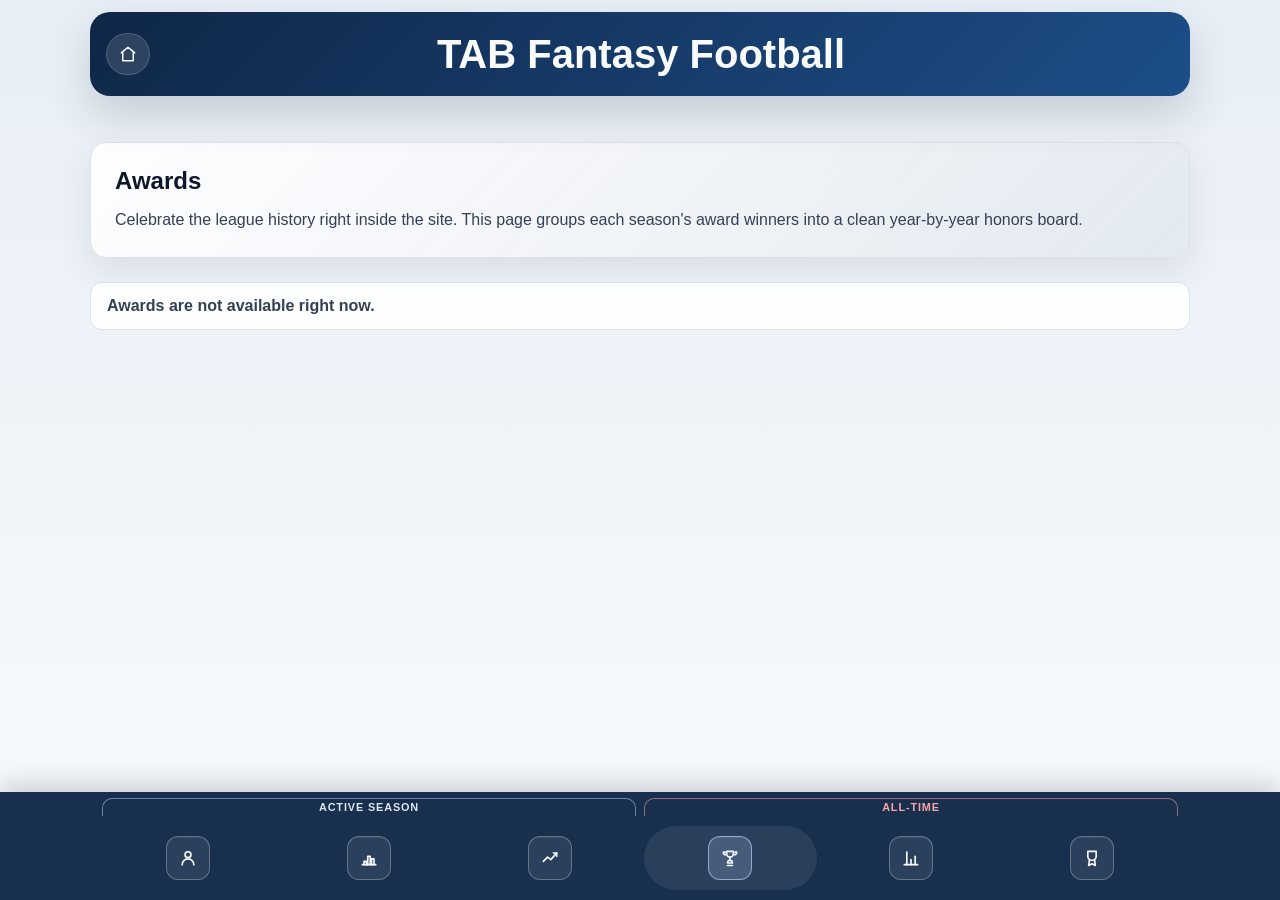
<file: awards.html>
<!DOCTYPE html>
<html lang="en">
<head>
    <meta charset="utf-8">
    <meta name="viewport" content="width=device-width,initial-scale=1">
    <meta name="theme-color" content="#0f2747">
    <title>Awards</title>
    <link rel="stylesheet" href="styles.css?v=20260321d">
    <style>
        .site-footer {
            position: fixed;
            left: 0;
            right: 0;
            bottom: 0;
            margin: 0;
            border-radius: 0;
            z-index: 999;
        }

        body {
            padding-bottom: 84px;
        }

        .site-footer .footer-nav {
            justify-content: space-around;
        }

        .page-intro {
            margin-bottom: 24px;
            padding: 24px;
            border: 1px solid #dbe2ea;
            border-radius: 16px;
            background: linear-gradient(135deg, rgba(255, 255, 255, 0.96), rgba(226, 232, 240, 0.9));
            box-shadow: 0 14px 32px rgba(15, 23, 42, 0.08);
        }

        .page-intro h2 {
            margin: 0 0 12px;
        }

        .page-intro p {
            margin: 0;
            line-height: 1.65;
            color: #334155;
        }

        .awards-shell {
            display: grid;
            gap: 18px;
        }

        .awards-status {
            padding: 14px 16px;
            border-radius: 12px;
            background: rgba(255, 255, 255, 0.92);
            border: 1px solid #dbe2ea;
            color: #334155;
            font-weight: 600;
        }

        .awards-board {
            display: grid;
            grid-template-columns: repeat(auto-fit, minmax(280px, 1fr));
            gap: 18px;
        }

        .award-year-card {
            display: grid;
            gap: 14px;
            padding: 18px;
            border: 1px solid rgba(0, 0, 0, 0.45);
            border-radius: 18px;
            background: linear-gradient(180deg, rgba(255, 255, 255, 0.98), rgba(248, 250, 252, 0.96));
            box-shadow: 0 12px 28px rgba(15, 23, 42, 0.07);
        }

        .award-year-header {
            display: flex;
            align-items: baseline;
            justify-content: space-between;
            gap: 12px;
            padding-bottom: 10px;
            border-bottom: 1px solid #dbe2ea;
        }

        .award-year-title {
            margin: 0;
            color: #001f3f;
            font-size: 1.5rem;
        }

        .award-year-subtitle {
            color: #64748b;
            font-size: 0.78rem;
            font-weight: 700;
            letter-spacing: 0.08em;
            text-transform: uppercase;
        }

        .award-list {
            display: grid;
            gap: 10px;
        }

        .award-row {
            display: grid;
            gap: 4px;
            padding: 12px 14px;
            border-radius: 14px;
            background: #f8fafc;
            border: 1px solid rgba(0, 0, 0, 0.35);
        }

        .award-name {
            margin: 0;
            color: #334155;
            font-size: 0.84rem;
            font-weight: 700;
            letter-spacing: 0.04em;
            text-transform: uppercase;
        }

        .award-winner {
            margin: 0;
            color: #0f172a;
            font-size: 1.04rem;
            font-weight: 700;
            line-height: 1.35;
        }

        .footer-spacer {
            width: 100%;
            height: 160px;
            flex-shrink: 0;
        }

        @media (max-width: 640px) {
            .awards-board {
                grid-template-columns: 1fr;
            }
        }
    </style>
</head>
<body>
    <div class="container">
        <header>
            <a class="header-home" href="/" aria-label="Home"><svg viewBox="0 0 24 24" aria-hidden="true"><path d="M3 10.5 12 3l9 7.5"></path><path d="M5 9.5V21h14V9.5"></path></svg><span class="sr-only">Home</span></a>
            <h1 class="site-title">TAB Fantasy Football</h1>
            <span class="header-spacer" aria-hidden="true"></span>
        </header>

        <main>
            <section class="page-intro">
                <h2>Awards</h2>
                <p>Celebrate the league history right inside the site. This page groups each season's award winners into a clean year-by-year honors board.</p>
            </section>

            <section class="awards-shell">
                <div id="awards-status" class="awards-status">Loading awards...</div>
                <div id="awards-board" class="awards-board" hidden></div>
            </section>
        </main>

        <div class="footer-spacer" aria-hidden="true"></div>

        <footer class="site-footer" role="contentinfo">
            <div class="footer-group-row" aria-hidden="true">
                <div class="footer-group-label active-season">Active Season</div>
                <div class="footer-group-label all-time">All-Time</div>
            </div>
            <nav class="footer-nav" role="navigation" aria-label="Main navigation">
                <a href="/profiles" aria-label="Profiles"><span class="footer-emblem" aria-hidden="true"><svg viewBox="0 0 24 24"><circle cx="12" cy="8" r="3.5"></circle><path d="M5 20a7 7 0 0 1 14 0"></path></svg></span><span class="sr-only">Profiles</span></a>
                <a href="/leagues" aria-label="League Standings"><span class="footer-emblem" aria-hidden="true"><svg viewBox="0 0 24 24"><path d="M4 20h16"></path><path d="M6 20v-4h3v4"></path><path d="M10.5 20V10h3v10"></path><path d="M15 20v-7h3v7"></path></svg></span><span class="sr-only">League Standings</span></a>
                <a href="/power-rankings" aria-label="Power Rankings"><span class="footer-emblem" aria-hidden="true"><svg viewBox="0 0 24 24"><path d="M4 16l5-5 4 3 7-8"></path><path d="M16 6h4v4"></path></svg></span><span class="sr-only">Power Rankings</span></a>
                <a href="/awards" aria-current="page" aria-label="Awards"><span class="footer-emblem" aria-hidden="true"><svg viewBox="0 0 24 24"><path d="M8 4h8v3a4 4 0 0 1-8 0Z"></path><path d="M6 5H4a3 3 0 0 0 3 3"></path><path d="M18 5h2a3 3 0 0 1-3 3"></path><path d="M12 11v4"></path><path d="M9 21h6"></path><path d="M10 15h4l1 3H9Z"></path></svg></span><span class="sr-only">Awards</span></a>
                <a href="/top-performers" aria-label="Top Performers"><span class="footer-emblem" aria-hidden="true"><svg viewBox="0 0 24 24"><path d="M4 20h16"></path><path d="M7 20V5"></path><path d="M12 20v-6"></path><path d="M17 20v-10"></path></svg></span><span class="sr-only">Top Performers</span></a>
                <a href="/badges" aria-label="Badges"><span class="footer-emblem" aria-hidden="true"><svg viewBox="0 0 24 24"><path d="M7 4h10v6a5 5 0 0 1-10 0Z"></path><path d="m9 14-1 7 4-2 4 2-1-7"></path></svg></span><span class="sr-only">Badges</span></a>
            </nav>
        </footer>
    </div>

    <script>
        const AWARDS_FEED_URL = "https://docs.google.com/spreadsheets/d/133F4tY-UGVYqXR2H4ihMtPwq8d8LGwD5QZwszLke4_Y/gviz/tq?tqx=responseHandler:handleAwardsResponse&gid=2105934169&range=A1:B";
        const awardsStatus = document.getElementById("awards-status");
        const awardsBoard = document.getElementById("awards-board");

        function isYearLabel(value) {
            return /^\d{4}$/.test(value);
        }

        function renderAwards(years) {
            awardsBoard.innerHTML = years.map((yearBlock) => `
                <article class="award-year-card">
                    <div class="award-year-header">
                        <h3 class="award-year-title">${yearBlock.year}</h3>
                        <span class="award-year-subtitle">${yearBlock.awards.length} award${yearBlock.awards.length === 1 ? "" : "s"}</span>
                    </div>
                    <div class="award-list">
                        ${yearBlock.awards.map((award) => `
                            <div class="award-row">
                                <p class="award-name">${award.name}</p>
                                <p class="award-winner">${award.winner}</p>
                            </div>
                        `).join("")}
                    </div>
                </article>
            `).join("");

            awardsBoard.hidden = false;
            awardsStatus.hidden = true;
        }

        function showAwardsError() {
            awardsStatus.hidden = false;
            awardsStatus.textContent = "Awards are not available right now.";
        }

        function loadAwards() {
            const script = document.createElement("script");
            script.src = AWARDS_FEED_URL;
            script.async = true;
            script.onerror = showAwardsError;
            document.body.appendChild(script);
        }

        window.handleAwardsResponse = (response) => {
            if (!response || response.status !== "ok" || !response.table || !Array.isArray(response.table.rows)) {
                showAwardsError();
                return;
            }

            const rows = response.table.rows
                .map((row) => {
                    const cells = row.c || [];
                    const label = cells[0] ? (cells[0].f || String(cells[0].v || "")) : "";
                    const value = cells[1] ? (cells[1].f || String(cells[1].v || "")) : "";
                    return [label.trim(), value.trim()];
                })
                .filter(([label, value]) => label || value);

            const years = [];
            let currentYear = null;

            rows.forEach(([label, value]) => {
                if (isYearLabel(label)) {
                    currentYear = {
                        year: label,
                        awards: []
                    };
                    years.push(currentYear);
                    return;
                }

                if (!currentYear || !value || label.toLowerCase() === "league awards") {
                    return;
                }

                currentYear.awards.push({
                    name: label,
                    winner: value
                });
            });

            const validYears = years.filter((yearBlock) => yearBlock.awards.length);
            if (!validYears.length) {
                showAwardsError();
                return;
            }

            renderAwards(validYears.reverse());
        };

        loadAwards();
    </script>
</body>
</html>
</file>
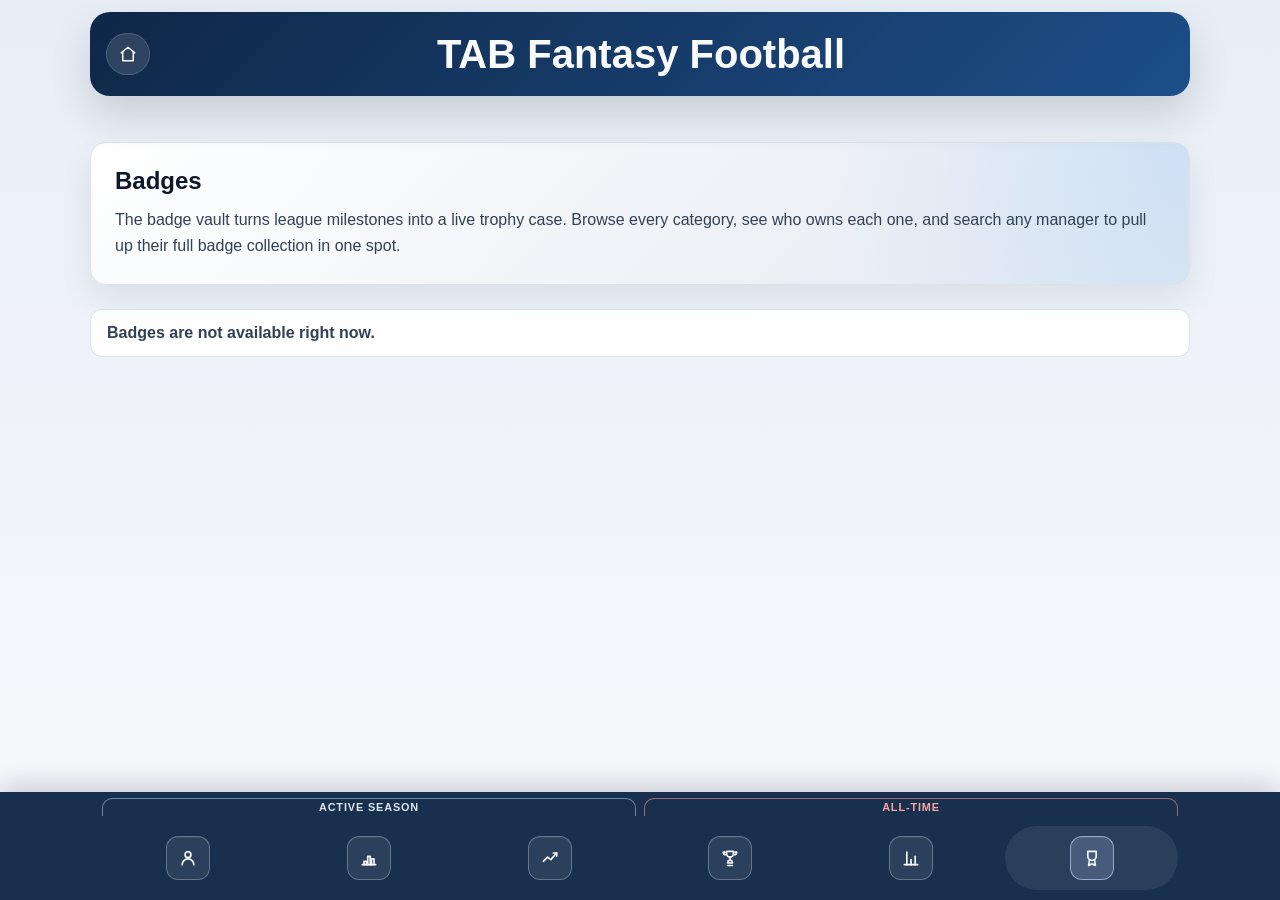
<file: badges.html>
<!DOCTYPE html>
<html lang="en">
<head>
    <meta charset="utf-8">
    <meta name="viewport" content="width=device-width,initial-scale=1">
    <meta name="theme-color" content="#0f2747">
    <title>Badges</title>
    <link rel="stylesheet" href="styles.css?v=20260321d">
    <style>
        .site-footer {
            position: fixed;
            left: 0;
            right: 0;
            bottom: 0;
            margin: 0;
            border-radius: 0;
            z-index: 999;
        }

        body {
            padding-bottom: 84px;
        }

        .site-footer .footer-nav {
            justify-content: space-around;
        }

        .page-intro {
            margin-bottom: 24px;
            padding: 24px;
            border: 1px solid #dbe2ea;
            border-radius: 16px;
            background:
                radial-gradient(circle at top right, rgba(147, 197, 253, 0.28), transparent 32%),
                linear-gradient(135deg, rgba(255, 255, 255, 0.98), rgba(226, 232, 240, 0.92));
            box-shadow: 0 14px 32px rgba(15, 23, 42, 0.08);
        }

        .page-intro h2 {
            margin: 0 0 12px;
        }

        .page-intro p {
            margin: 0;
            line-height: 1.65;
            color: #334155;
        }

        .badges-shell {
            display: grid;
            gap: 22px;
        }

        .view-switcher {
            display: inline-flex;
            align-items: center;
            gap: 8px;
            padding: 8px;
            border: 1px solid #dbe2ea;
            border-radius: 999px;
            background: rgba(255, 255, 255, 0.96);
            box-shadow: 0 10px 24px rgba(15, 23, 42, 0.06);
            width: fit-content;
        }

        .control-stack {
            display: grid;
            gap: 10px;
        }

        .status-bar {
            display: flex;
            flex-wrap: wrap;
            align-items: center;
            justify-content: space-between;
            gap: 10px;
            padding: 10px 12px;
            border: 1px solid #dbe2ea;
            border-radius: 14px;
            background: rgba(248, 250, 252, 0.92);
            box-shadow: 0 6px 16px rgba(15, 23, 42, 0.04);
        }

        .status-copy {
            display: grid;
            gap: 2px;
        }

        .status-label {
            color: #64748b;
            font-size: 0.68rem;
            font-weight: 700;
            text-transform: uppercase;
            letter-spacing: 0.08em;
        }

        .status-title {
            margin: 0;
            color: #0f172a;
            font-size: 0.94rem;
            font-weight: 700;
        }

        .status-subtitle {
            margin: 0;
            color: #475569;
            font-size: 0.82rem;
        }

        .status-switcher {
            display: inline-flex;
            align-items: center;
            gap: 6px;
            padding: 5px;
            border: 1px solid #cbd5e1;
            border-radius: 999px;
            background: #ffffff;
        }

        .view-button {
            border: 0;
            border-radius: 999px;
            padding: 8px 14px;
            font: inherit;
            font-weight: 700;
            font-size: 0.92rem;
            color: #475569;
            background: transparent;
            cursor: pointer;
            transition: background 0.18s ease, color 0.18s ease, box-shadow 0.18s ease;
        }

        .view-button.active {
            color: #0f3b66;
            background: linear-gradient(135deg, #dbeafe, #bfdbfe);
            box-shadow: inset 0 0 0 1px rgba(59, 130, 246, 0.2);
        }

        .badges-hero {
            display: grid;
            grid-template-columns: minmax(0, 1.4fr) minmax(280px, 0.9fr);
            gap: 18px;
        }

        .badge-view[hidden] {
            display: none;
        }

        .search-panel,
        .leaderboard-panel {
            padding: 18px;
            border: 1px solid rgba(0, 0, 0, 0.45);
            border-radius: 18px;
            background: rgba(255, 255, 255, 0.96);
            box-shadow: 0 10px 24px rgba(15, 23, 42, 0.06);
        }

        .search-panel h3,
        .leaderboard-panel h3,
        .badge-category h3 {
            margin: 0 0 10px;
            color: #0f2747;
        }

        .search-panel p,
        .leaderboard-panel p {
            margin: 0;
            color: #475569;
            line-height: 1.55;
        }

        .search-panel label {
            display: block;
            margin: 16px 0 8px;
            color: #0f2747;
            font-weight: 700;
        }

        .search-panel input {
            width: 100%;
            padding: 12px 14px;
            border: 1px solid #cbd5e1;
            border-radius: 12px;
            font: inherit;
            color: #0f172a;
            background: #fff;
        }

        .search-panel input:focus {
            outline: 2px solid rgba(245, 158, 11, 0.24);
            outline-offset: 2px;
            border-color: #fbbf24;
        }

        .search-results {
            display: grid;
            gap: 12px;
            margin-top: 14px;
        }

        .search-results[hidden] {
            display: none;
        }

        .search-copy {
            color: #64748b;
            font-size: 0.9rem;
        }

        .search-copy strong {
            color: #0f172a;
        }

        .person-card {
            display: grid;
            gap: 12px;
            padding: 16px;
            border-radius: 16px;
            border: 1px solid rgba(0, 0, 0, 0.35);
            background: linear-gradient(180deg, #fff, #f8fafc);
        }

        .person-card h4 {
            margin: 0;
            color: #0f172a;
            font-size: 1.15rem;
        }

        .person-badges {
            display: flex;
            flex-wrap: wrap;
            gap: 8px;
        }

        .badge-pill {
            display: inline-flex;
            align-items: center;
            gap: 8px;
            padding: 8px 10px;
            border-radius: 999px;
            background: #eff6ff;
            border: 1px solid #bfdbfe;
            color: #1e3a8a;
            font-size: 0.86rem;
            line-height: 1.2;
        }

        .badge-pill .badge-label {
            color: #475569;
            font-weight: 700;
        }

        .badge-pill.tier-1,
        .badge-group.tier-1 {
            background: linear-gradient(135deg, #f8fafc, #dbeafe);
            border-color: #94a3b8;
            color: #334155;
        }

        .badge-pill.tier-2,
        .badge-group.tier-2 {
            background: linear-gradient(135deg, #fef3c7, #fed7aa);
            border-color: #b45309;
            color: #9a3412;
        }

        .badge-pill.tier-3,
        .badge-group.tier-3 {
            background: linear-gradient(135deg, #f8fafc, #e5e7eb);
            border-color: #9ca3af;
            color: #4b5563;
        }

        .badge-pill.tier-4,
        .badge-group.tier-4 {
            background: linear-gradient(135deg, #fef3c7, #fde68a);
            border-color: #ca8a04;
            color: #854d0e;
        }

        .leaderboard-list {
            display: grid;
            gap: 10px;
            margin-top: 14px;
        }

        .leaderboard-row {
            display: grid;
            grid-template-columns: 42px minmax(0, 1fr) auto;
            gap: 10px;
            align-items: center;
            padding: 10px 12px;
            border-radius: 14px;
            background: #f8fafc;
            border: 1px solid rgba(0, 0, 0, 0.35);
        }

        .leaderboard-rank {
            display: grid;
            place-items: center;
            width: 42px;
            height: 42px;
            border-radius: 12px;
            background: linear-gradient(135deg, #dbeafe, #93c5fd);
            color: #0f3b66;
            font-weight: 800;
        }

        .leaderboard-name {
            margin: 0;
            color: #0f172a;
            font-weight: 700;
        }

        .leaderboard-breakdown {
            margin: 2px 0 0;
            color: #64748b;
            font-size: 0.82rem;
            line-height: 1.4;
        }

        .leaderboard-total {
            color: #475569;
            font-size: 0.86rem;
            font-weight: 700;
            white-space: nowrap;
        }

        .profiles-shell {
            display: grid;
            gap: 18px;
        }

        .profiles-panel {
            padding: 18px;
            border: 1px solid rgba(0, 0, 0, 0.45);
            border-radius: 18px;
            background: rgba(255, 255, 255, 0.96);
            box-shadow: 0 10px 24px rgba(15, 23, 42, 0.06);
        }

        .profiles-panel h3 {
            margin: 0 0 8px;
            color: #0f2747;
        }

        .profiles-panel p {
            margin: 0;
            color: #475569;
            line-height: 1.55;
        }

        .profiles-grid {
            display: grid;
            grid-template-columns: repeat(auto-fit, minmax(280px, 1fr));
            gap: 14px;
            margin-top: 16px;
        }

        .badges-status {
            padding: 14px 16px;
            border-radius: 12px;
            background: rgba(255, 255, 255, 0.92);
            border: 1px solid #dbe2ea;
            color: #334155;
            font-weight: 600;
        }

        .categories-grid {
            display: grid;
            gap: 18px;
        }

        .badge-category {
            padding: 18px;
            border: 1px solid rgba(0, 0, 0, 0.45);
            border-radius: 18px;
            background: rgba(255, 255, 255, 0.96);
            box-shadow: 0 10px 24px rgba(15, 23, 42, 0.06);
        }

        .badge-category-header {
            display: flex;
            align-items: baseline;
            justify-content: space-between;
            gap: 12px;
            margin-bottom: 12px;
        }

        .badge-category-meta {
            color: #64748b;
            font-size: 0.82rem;
            font-weight: 700;
            letter-spacing: 0.08em;
            text-transform: uppercase;
        }

        .badge-groups {
            display: grid;
            grid-template-columns: repeat(auto-fit, minmax(240px, 1fr));
            gap: 12px;
        }

        .badge-group {
            padding: 14px;
            border-radius: 16px;
            border: 1px solid rgba(0, 0, 0, 0.35);
            background: #f8fafc;
        }

        .badge-group h4 {
            margin: 0 0 10px;
            color: #0f172a;
            font-size: 1rem;
        }

        .badge-group-meta {
            display: block;
            margin-top: 4px;
            font-size: 0.76rem;
            font-weight: 700;
            letter-spacing: 0.06em;
            text-transform: uppercase;
            opacity: 0.8;
        }

        .badge-group.tier-1 h4,
        .badge-group.tier-2 h4,
        .badge-group.tier-3 h4,
        .badge-group.tier-4 h4 {
            color: inherit;
        }

        .badge-group-list {
            display: grid;
            gap: 8px;
        }

        .badge-group-person {
            padding: 9px 10px;
            border-radius: 12px;
            background: white;
            border: 1px solid rgba(0, 0, 0, 0.3);
            color: #334155;
            font-weight: 600;
        }

        .footer-spacer {
            width: 100%;
            height: 160px;
            flex-shrink: 0;
        }

        @media (max-width: 860px) {
            .status-bar {
                align-items: stretch;
            }

            .badges-hero {
                grid-template-columns: 1fr;
            }
        }

        @media (max-width: 640px) {
            .status-switcher,
            .view-switcher {
                width: 100%;
                justify-content: stretch;
            }

            .view-button {
                flex: 1 1 0;
            }

            .profiles-grid {
                grid-template-columns: 1fr;
            }

            .badge-groups {
                grid-template-columns: 1fr;
            }

            .leaderboard-row {
                grid-template-columns: 42px minmax(0, 1fr);
            }

            .leaderboard-total {
                grid-column: 2;
            }
        }
    </style>
</head>
<body>
    <div class="container">
        <header>
            <a class="header-home" href="/" aria-label="Home"><svg viewBox="0 0 24 24" aria-hidden="true"><path d="M3 10.5 12 3l9 7.5"></path><path d="M5 9.5V21h14V9.5"></path></svg><span class="sr-only">Home</span></a>
            <h1 class="site-title">TAB Fantasy Football</h1>
            <span class="header-spacer" aria-hidden="true"></span>
        </header>

        <main>
            <section class="page-intro">
                <h2>Badges</h2>
                <p>The badge vault turns league milestones into a live trophy case. Browse every category, see who owns each one, and search any manager to pull up their full badge collection in one spot.</p>
            </section>

            <section class="badges-shell">
                <div id="badges-status" class="badges-status">Loading badges...</div>

                <section id="badges-app" hidden>
                    <div class="control-stack">
                        <section class="status-bar" aria-label="Player status filter">
                            <div class="status-copy">
                                <span class="status-label">Player Pool</span>
                                <p id="status-title" class="status-title">All Time Players</p>
                                <p id="status-subtitle" class="status-subtitle">Showing every manager in the badge archive.</p>
                            </div>
                            <div class="status-switcher" role="tablist" aria-label="Player status">
                                <button id="all-status-button" class="view-button active" type="button" role="tab" aria-selected="true">All Time Players</button>
                                <button id="active-status-button" class="view-button" type="button" role="tab" aria-selected="false">Active Only</button>
                            </div>
                        </section>

                        <div class="view-switcher" role="tablist" aria-label="Badge views">
                            <button id="profile-view-button" class="view-button active" type="button" role="tab" aria-selected="true" aria-controls="profile-view">Profile View</button>
                            <button id="tier-view-button" class="view-button" type="button" role="tab" aria-selected="false" aria-controls="tier-view">Tier View</button>
                        </div>
                    </div>

                    <section id="profile-view" class="badge-view">
                        <div class="badges-hero">
                            <section class="search-panel" aria-label="Search by name">
                                <h3>Search By Name</h3>
                                <p>Type a manager name and this panel will show every badge they have earned so far.</p>
                                <label for="badge-search-input">Find a manager</label>
                                <input id="badge-search-input" type="search" placeholder="Search by name..." autocomplete="off">
                                <div id="search-results" class="search-results" hidden></div>
                            </section>

                            <section class="leaderboard-panel" aria-label="Badge leaderboard">
                                <h3>Most Badges</h3>
                                <p>A quick look at the managers who have stacked the most milestones across all categories.</p>
                                <div id="leaderboard-list" class="leaderboard-list"></div>
                            </section>
                        </div>

                        <section class="profiles-shell">
                            <section class="profiles-panel" aria-label="All badge profiles">
                                <h3 id="profiles-title">All Badge Profiles</h3>
                                <p>Browse every manager and see their full badge stack in one place.</p>
                                <div id="profiles-grid" class="profiles-grid"></div>
                            </section>
                        </section>
                    </section>

                    <section id="tier-view" class="badge-view" hidden>
                        <section id="categories-grid" class="categories-grid" aria-label="Badge categories"></section>
                    </section>
                </section>
            </section>
        </main>

        <div class="footer-spacer" aria-hidden="true"></div>

        <footer class="site-footer" role="contentinfo">
            <div class="footer-group-row" aria-hidden="true">
                <div class="footer-group-label active-season">Active Season</div>
                <div class="footer-group-label all-time">All-Time</div>
            </div>
            <nav class="footer-nav" role="navigation" aria-label="Main navigation">
                <a href="/profiles" aria-label="Profiles"><span class="footer-emblem" aria-hidden="true"><svg viewBox="0 0 24 24"><circle cx="12" cy="8" r="3.5"></circle><path d="M5 20a7 7 0 0 1 14 0"></path></svg></span><span class="sr-only">Profiles</span></a>
                <a href="/leagues" aria-label="League Standings"><span class="footer-emblem" aria-hidden="true"><svg viewBox="0 0 24 24"><path d="M4 20h16"></path><path d="M6 20v-4h3v4"></path><path d="M10.5 20V10h3v10"></path><path d="M15 20v-7h3v7"></path></svg></span><span class="sr-only">League Standings</span></a>
                <a href="/power-rankings" aria-label="Power Rankings"><span class="footer-emblem" aria-hidden="true"><svg viewBox="0 0 24 24"><path d="M4 16l5-5 4 3 7-8"></path><path d="M16 6h4v4"></path></svg></span><span class="sr-only">Power Rankings</span></a>
                <a href="/awards" aria-label="Awards"><span class="footer-emblem" aria-hidden="true"><svg viewBox="0 0 24 24"><path d="M8 4h8v3a4 4 0 0 1-8 0Z"></path><path d="M6 5H4a3 3 0 0 0 3 3"></path><path d="M18 5h2a3 3 0 0 1-3 3"></path><path d="M12 11v4"></path><path d="M9 21h6"></path><path d="M10 15h4l1 3H9Z"></path></svg></span><span class="sr-only">Awards</span></a>
                <a href="/top-performers" aria-label="Top Performers"><span class="footer-emblem" aria-hidden="true"><svg viewBox="0 0 24 24"><path d="M4 20h16"></path><path d="M7 20V5"></path><path d="M12 20v-6"></path><path d="M17 20v-10"></path></svg></span><span class="sr-only">Top Performers</span></a>
                <a href="/badges" aria-current="page" aria-label="Badges"><span class="footer-emblem" aria-hidden="true"><svg viewBox="0 0 24 24"><path d="M7 4h10v6a5 5 0 0 1-10 0Z"></path><path d="m9 14-1 7 4-2 4 2-1-7"></path></svg></span><span class="sr-only">Badges</span></a>
            </nav>
        </footer>
    </div>

    <script>
        const BADGES_FEED_URL = "https://docs.google.com/spreadsheets/d/133F4tY-UGVYqXR2H4ihMtPwq8d8LGwD5QZwszLke4_Y/gviz/tq?tqx=responseHandler:handleBadgesResponse&gid=1504575350&range=A1:I";
        const badgesStatus = document.getElementById("badges-status");
        const badgesApp = document.getElementById("badges-app");
        const categoriesGrid = document.getElementById("categories-grid");
        const leaderboardList = document.getElementById("leaderboard-list");
        const profilesGrid = document.getElementById("profiles-grid");
        const badgeSearchInput = document.getElementById("badge-search-input");
        const searchResults = document.getElementById("search-results");
        const profileView = document.getElementById("profile-view");
        const tierView = document.getElementById("tier-view");
        const profileViewButton = document.getElementById("profile-view-button");
        const tierViewButton = document.getElementById("tier-view-button");
        const allStatusButton = document.getElementById("all-status-button");
        const activeStatusButton = document.getElementById("active-status-button");
        const statusTitle = document.getElementById("status-title");
        const statusSubtitle = document.getElementById("status-subtitle");
        const profilesTitle = document.getElementById("profiles-title");
        const BASE_TIER_LABELS = new Set([
            "30+ Wins",
            "5+ Years",
            "10,000+ Points",
            "10+ PO Wins",
            "100+ Acquisitions",
            "30+ Top %'s",
            "3+ Champs"
        ]);

        let people = [];
        let badgeHeaders = [];
        let statusFilter = "all";

        function showBadgesError() {
            badgesStatus.hidden = false;
            badgesStatus.textContent = "Badges are not available right now.";
        }

        function normalizeCell(cell) {
            return cell ? (cell.f || String(cell.v || "")).trim() : "";
        }

        function normalizePlayerStatus(value) {
            const normalizedValue = (value || "").trim().toUpperCase();

            if (normalizedValue === "I") {
                return "inactive";
            }

            return "active";
        }

        function getFilteredPeople() {
            if (statusFilter === "all") {
                return people;
            }

            return people.filter((person) => person.status === "active");
        }

        function getStatusCopy() {
            if (statusFilter === "all") {
                return {
                    title: "All Time Players",
                    subtitle: "Showing every manager in the badge archive."
                };
            }

            return {
                title: "Active Players",
                subtitle: "Showing the current active badge board."
            };
        }

        function getEarnedBadges(person) {
            return person.badges.filter((badge) => badge.value && badge.value.toLowerCase() !== "none");
        }

        function getTierPriorityCounts(earnedBadges) {
            return earnedBadges.reduce((counts, badge) => {
                counts[badge.tier] = (counts[badge.tier] || 0) + 1;
                return counts;
            }, { 1: 0, 2: 0, 3: 0, 4: 0 });
        }

        function compareBadgePriority(aEarnedBadges, bEarnedBadges) {
            const aCounts = getTierPriorityCounts(aEarnedBadges);
            const bCounts = getTierPriorityCounts(bEarnedBadges);
            const tieBreakOrder = [4, 3, 2, 1];

            for (const tier of tieBreakOrder) {
                const difference = bCounts[tier] - aCounts[tier];
                if (difference !== 0) {
                    return difference;
                }
            }

            return 0;
        }

        function getTierClass(tier) {
            if (tier === 2) {
                return "tier-2";
            }

            if (tier === 3) {
                return "tier-3";
            }

            if (tier === 4) {
                return "tier-4";
            }

            return "tier-1";
        }

        function extractBadgeScore(label) {
            const normalizedLabel = label.toLowerCase();

            if (normalizedLabel.includes("none")) {
                return Number.NEGATIVE_INFINITY;
            }

            const numericMatch = label.match(/[\d,]+/);
            const numericValue = numericMatch ? Number(numericMatch[0].replace(/,/g, "")) : 0;
            const champBonus = normalizedLabel.includes("champ") ? 100000 : 0;
            const pointBonus = normalizedLabel.includes("point") ? 10000 : 0;
            const percentBonus = normalizedLabel.includes("top %") ? 1000 : 0;
            const yearBonus = normalizedLabel.includes("year") ? 100 : 0;
            const acquisitionBonus = normalizedLabel.includes("acquisition") ? 10 : 0;
            const poBonus = normalizedLabel.includes("po") ? 1 : 0;

            return numericValue + champBonus + pointBonus + percentBonus + yearBonus + acquisitionBonus + poBonus;
        }

        function getTierNumber(label, allLabels) {
            const sortedLabels = [...allLabels].sort((a, b) => extractBadgeScore(a) - extractBadgeScore(b));
            const index = sortedLabels.indexOf(label);

            if (index === -1) {
                return BASE_TIER_LABELS.has(label) ? 1 : 4;
            }

            return Math.min(index + 1, 4);
        }

        function renderLeaderboard() {
            const rankedPeople = getFilteredPeople()
                .map((person) => ({
                    name: person.name,
                    earnedBadges: getEarnedBadges(person)
                }))
                .map((person) => ({
                    ...person,
                    totalBadges: person.earnedBadges.length
                }))
                .filter((person) => person.totalBadges > 0)
                .sort((a, b) => b.totalBadges - a.totalBadges || compareBadgePriority(a.earnedBadges, b.earnedBadges) || a.name.localeCompare(b.name))
                .slice(0, 10);

            if (!rankedPeople.length) {
                leaderboardList.innerHTML = `<div class="search-copy">No badge data found for this player group.</div>`;
                return;
            }

            leaderboardList.innerHTML = rankedPeople.map((person, index) => `
                <div class="leaderboard-row">
                    <div class="leaderboard-rank">${index + 1}</div>
                    <div>
                        <p class="leaderboard-name">${person.name}</p>
                        <p class="leaderboard-breakdown">${formatTierBreakdown(person.earnedBadges)}</p>
                    </div>
                    <span class="leaderboard-total">${person.totalBadges} badge${person.totalBadges === 1 ? "" : "s"}</span>
                </div>
            `).join("");
        }

        function formatTierBreakdown(earnedBadges) {
            const tierCounts = earnedBadges.reduce((acc, badge) => {
                acc[badge.tier] = (acc[badge.tier] || 0) + 1;
                return acc;
            }, {});

            const tierLabels = {
                1: "Platinum",
                2: "Bronze",
                3: "Silver",
                4: "Gold"
            };

            return Object.keys(tierLabels)
                .map((tier) => ({
                    tier: Number(tier),
                    label: tierLabels[tier],
                    count: tierCounts[tier] || 0
                }))
                .filter((entry) => entry.count > 0)
                .map((entry) => `${entry.count} ${entry.label}`)
                .join(", ");
        }

        function renderProfileDirectory() {
            const filteredPeople = getFilteredPeople();
            const sortedPeople = filteredPeople
                .slice()
                .sort((a, b) => {
                    const aEarnedBadges = getEarnedBadges(a);
                    const bEarnedBadges = getEarnedBadges(b);
                    const badgeDifference = bEarnedBadges.length - aEarnedBadges.length;
                    if (badgeDifference !== 0) {
                        return badgeDifference;
                    }

                    const priorityDifference = compareBadgePriority(aEarnedBadges, bEarnedBadges);
                    if (priorityDifference !== 0) {
                        return priorityDifference;
                    }

                    return a.name.localeCompare(b.name);
                });

            profilesTitle.textContent = `All Badge Profiles (${filteredPeople.length})`;

            if (!sortedPeople.length) {
                profilesGrid.innerHTML = `<div class="search-copy">No badge profiles found for this player group.</div>`;
                return;
            }

            profilesGrid.innerHTML = sortedPeople.map(createPersonCard).join("");
        }

        function renderCategories() {
            const categories = buildCategories(badgeHeaders, getFilteredPeople());

            if (!categories.length) {
                categoriesGrid.innerHTML = `<div class="search-copy">No badge categories found for this player group.</div>`;
                return;
            }

            categoriesGrid.innerHTML = categories.map((category) => `
                <section class="badge-category">
                    <div class="badge-category-header">
                        <h3>${category.name}</h3>
                        <span class="badge-category-meta">${category.groups.length} tier${category.groups.length === 1 ? "" : "s"}</span>
                    </div>
                    <div class="badge-groups">
                        ${category.groups.map((group) => `
                            <article class="badge-group ${getTierClass(group.tier)}">
                                <h4>${group.label}<span class="badge-group-meta">${group.people.length} manager${group.people.length === 1 ? "" : "s"}</span></h4>
                                <div class="badge-group-list">
                                    ${group.people.length
                                        ? group.people.map((name) => `<div class="badge-group-person">${name}</div>`).join("")
                                        : `<div class="badge-group-person">Nobody yet</div>`}
                                </div>
                            </article>
                        `).join("")}
                    </div>
                </section>
            `).join("");
        }

        function createPersonCard(person) {
            const earnedBadges = getEarnedBadges(person)
                .slice()
                .sort((a, b) => a.tier - b.tier || a.category.localeCompare(b.category));
            const badgeMarkup = earnedBadges.length
                ? earnedBadges.map((badge, index) => `
                    <span class="badge-pill ${getTierClass(badge.tier)}">
                        <span class="badge-label">${badge.category}:</span>
                        <span>${badge.value}</span>
                    </span>
                `).join("")
                : `<span class="badge-pill"><span>No badges yet</span></span>`;

            return `
                <article class="person-card">
                    <div>
                        <h4>${person.name}</h4>
                        <div class="search-copy"><strong>${earnedBadges.length}</strong> badge${earnedBadges.length === 1 ? "" : "s"} earned</div>
                    </div>
                    <div class="person-badges">${badgeMarkup}</div>
                </article>
            `;
        }

        function setActiveView(view) {
            const showProfileView = view === "profile";
            profileView.hidden = !showProfileView;
            tierView.hidden = showProfileView;
            profileViewButton.classList.toggle("active", showProfileView);
            tierViewButton.classList.toggle("active", !showProfileView);
            profileViewButton.setAttribute("aria-selected", showProfileView ? "true" : "false");
            tierViewButton.setAttribute("aria-selected", showProfileView ? "false" : "true");
        }

        function renderSearchResults(query) {
            const trimmedQuery = query.trim().toLowerCase();

            if (!trimmedQuery) {
                searchResults.hidden = true;
                searchResults.innerHTML = "";
                return;
            }

            const matches = getFilteredPeople().filter((person) => person.name.toLowerCase().includes(trimmedQuery));
            searchResults.hidden = false;

            if (!matches.length) {
                searchResults.innerHTML = `
                    <div class="search-copy">No badge profile found for <strong>${query}</strong>.</div>
                `;
                return;
            }

            searchResults.innerHTML = `
                <div class="search-copy">${matches.length} match${matches.length === 1 ? "" : "es"} for <strong>${query}</strong></div>
                ${matches.map(createPersonCard).join("")}
            `;
        }

        function buildCategories(headers, rows) {
            return headers.map((header, columnIndex) => {
                const groupMap = new Map();

                rows.forEach((person) => {
                    const badge = person.badges[columnIndex];
                    if (!badge || !badge.value || badge.value.toLowerCase() === "none") {
                        return;
                    }

                    if (!groupMap.has(badge.value)) {
                        groupMap.set(badge.value, []);
                    }

                    groupMap.get(badge.value).push(person.name);
                });

                const groups = Array.from(groupMap.entries())
                    .sort((a, b) => extractBadgeScore(b[0]) - extractBadgeScore(a[0]))
                    .map(([label, peopleWithBadge]) => ({
                        label,
                        tier: getTierNumber(label, groupMap.keys()),
                        people: peopleWithBadge.sort((a, b) => a.localeCompare(b))
                    }));

                return {
                    name: header,
                    groups
                };
            });
        }

        function loadBadges() {
            const script = document.createElement("script");
            script.src = BADGES_FEED_URL;
            script.async = true;
            script.onerror = showBadgesError;
            document.body.appendChild(script);
        }

        function renderBadgesApp() {
            const { title, subtitle } = getStatusCopy();

            statusTitle.textContent = title;
            statusSubtitle.textContent = subtitle;

            renderLeaderboard();
            renderProfileDirectory();
            renderCategories();
            renderSearchResults(badgeSearchInput.value);
        }

        function setStatusFilter(nextFilter) {
            statusFilter = nextFilter;
            allStatusButton.classList.toggle("active", nextFilter === "all");
            activeStatusButton.classList.toggle("active", nextFilter === "active");
            allStatusButton.setAttribute("aria-selected", nextFilter === "all" ? "true" : "false");
            activeStatusButton.setAttribute("aria-selected", nextFilter === "active" ? "true" : "false");
            renderBadgesApp();
        }

        window.handleBadgesResponse = (response) => {
            if (!response || response.status !== "ok" || !response.table || !Array.isArray(response.table.rows) || !response.table.rows.length) {
                showBadgesError();
                return;
            }

            const rawRows = response.table.rows.map((row) => (row.c || []).map(normalizeCell));
            const headers = rawRows[0];
            badgeHeaders = headers.slice(1, -1);

            people = rawRows.slice(1).map((cells) => ({
                name: cells[0],
                status: normalizePlayerStatus(cells[headers.length - 1]),
                badges: badgeHeaders.map((header, index) => ({
                    category: header,
                    value: cells[index + 1] || ""
                }))
            })).filter((person) => person.name);

            const allCategories = buildCategories(badgeHeaders, people);

            people = people.map((person) => ({
                ...person,
                badges: person.badges.map((badge) => {
                    const matchingCategory = allCategories.find((category) => category.name === badge.category);
                    const matchingGroup = matchingCategory
                        ? matchingCategory.groups.find((group) => group.label === badge.value)
                        : null;

                    return {
                        ...badge,
                        tier: matchingGroup ? matchingGroup.tier : 1
                    };
                })
            }));

            if (!people.length || !allCategories.length) {
                showBadgesError();
                return;
            }

            renderBadgesApp();
            badgesApp.hidden = false;
            badgesStatus.hidden = true;
        };

        badgeSearchInput.addEventListener("input", (event) => {
            renderSearchResults(event.target.value);
        });

        profileViewButton.addEventListener("click", () => {
            setActiveView("profile");
        });

        tierViewButton.addEventListener("click", () => {
            setActiveView("tier");
        });

        allStatusButton.addEventListener("click", () => {
            setStatusFilter("all");
        });

        activeStatusButton.addEventListener("click", () => {
            setStatusFilter("active");
        });

        loadBadges();
    </script>
</body>
</html>
</file>
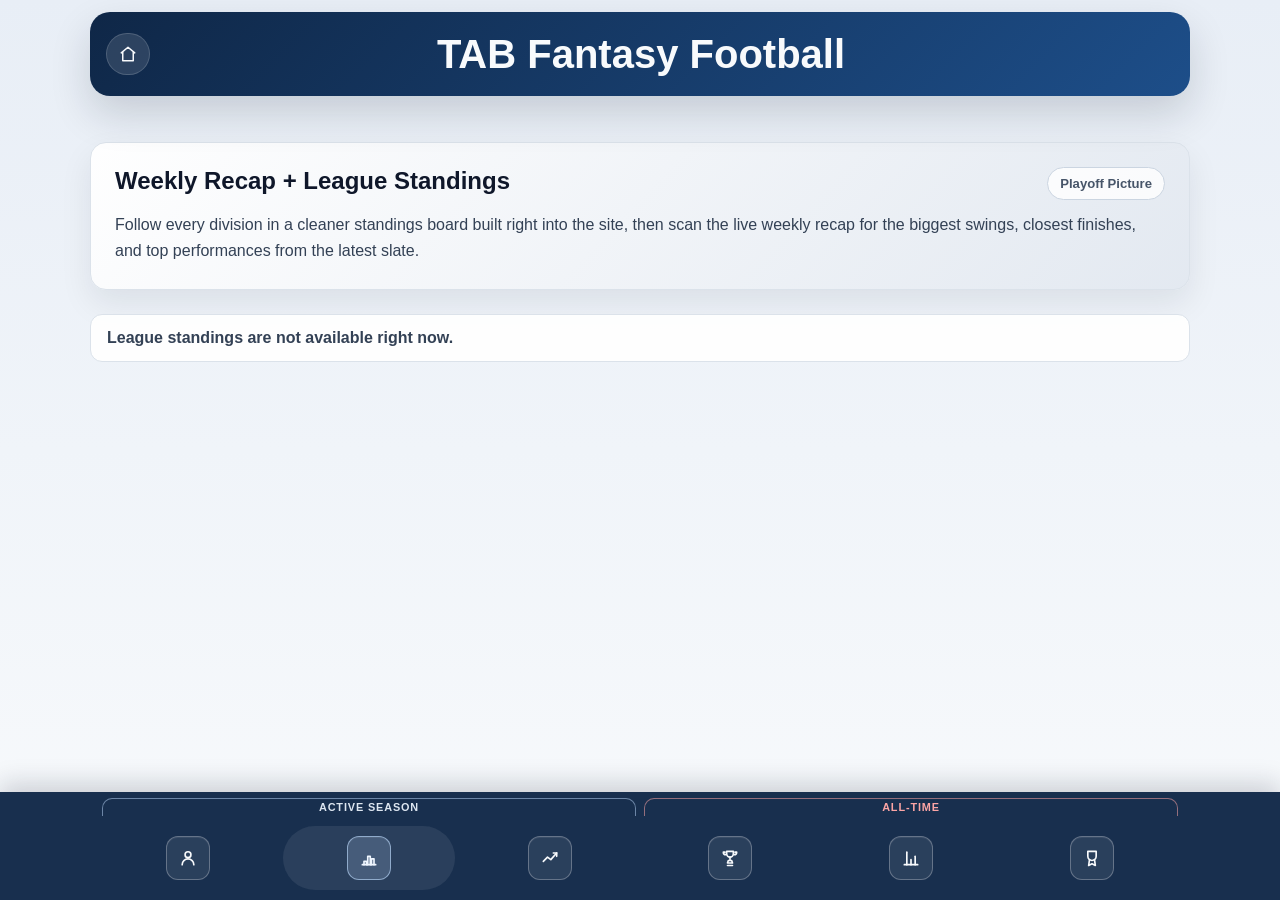
<file: leagues.html>
<!DOCTYPE html>
<html lang="en">
<head>
    <meta charset="utf-8">
    <meta name="viewport" content="width=device-width,initial-scale=1">
    <title>League Standings</title>
    <link rel="stylesheet" href="styles.css?v=20260321d">
    <style>
        .site-footer {
            position: fixed;
            left: 0;
            right: 0;
            bottom: 0;
            margin: 0;
            border-radius: 0;
            z-index: 999;
        }

        body {
            padding-bottom: 84px;
        }

        .site-footer .footer-nav {
            justify-content: space-around;
        }

        .page-intro {
            margin-bottom: 24px;
            padding: 24px;
            border: 1px solid #dbe2ea;
            border-radius: 16px;
            background: linear-gradient(135deg, rgba(255, 255, 255, 0.96), rgba(226, 232, 240, 0.9));
            box-shadow: 0 14px 32px rgba(15, 23, 42, 0.08);
        }

        .page-intro-header {
            display: flex;
            align-items: flex-start;
            justify-content: space-between;
            gap: 16px;
            margin-bottom: 12px;
        }

        .page-intro h2 {
            margin: 0;
        }

        .page-intro p {
            margin: 0;
            line-height: 1.65;
            color: #334155;
        }

        .playoff-link {
            display: inline-flex;
            align-items: center;
            justify-content: center;
            padding: 8px 12px;
            border: 1px solid #cbd5e1;
            border-radius: 999px;
            background: rgba(255, 255, 255, 0.82);
            color: #475569;
            font-size: 0.82rem;
            font-weight: 700;
            text-decoration: none;
            white-space: nowrap;
            transition: background 0.18s ease, border-color 0.18s ease, color 0.18s ease;
        }

        .playoff-link:hover,
        .playoff-link:focus-visible {
            background: #eff6ff;
            border-color: #93c5fd;
            color: #0f3b66;
        }

        .playoff-link:focus-visible {
            outline: 2px solid rgba(59, 130, 246, 0.22);
            outline-offset: 2px;
        }

        .standings-shell {
            display: grid;
            gap: 22px;
        }

        .weekly-recap {
            display: grid;
            gap: 16px;
            padding: 20px;
            border: 1px solid rgba(0, 0, 0, 0.45);
            border-radius: 20px;
            background:
                radial-gradient(circle at top right, rgba(59, 130, 246, 0.18), transparent 32%),
                linear-gradient(135deg, rgba(255, 255, 255, 0.98), rgba(239, 246, 255, 0.96));
            box-shadow: 0 14px 32px rgba(15, 23, 42, 0.08);
        }

        .weekly-recap[hidden] {
            display: none;
        }

        .weekly-recap-header {
            display: flex;
            align-items: baseline;
            justify-content: space-between;
            gap: 12px;
        }

        .weekly-recap-title {
            margin: 0;
            color: #0f2747;
            font-size: 1.35rem;
        }

        .weekly-recap-week {
            color: #1d4ed8;
            font-size: 0.86rem;
            font-weight: 800;
            letter-spacing: 0.08em;
            text-transform: uppercase;
        }

        .weekly-recap-grid {
            display: grid;
            grid-template-columns: repeat(auto-fit, minmax(220px, 1fr));
            gap: 14px;
        }

        .recap-card {
            display: grid;
            gap: 10px;
            padding: 16px;
            border: 1px solid rgba(0, 0, 0, 0.35);
            border-radius: 16px;
            background: rgba(255, 255, 255, 0.95);
        }

        .recap-label {
            margin: 0;
            color: #64748b;
            font-size: 0.76rem;
            font-weight: 800;
            letter-spacing: 0.08em;
            text-transform: uppercase;
        }

        .recap-summary {
            margin: 4px 0 0;
            color: #0f2747;
            font-size: 0.84rem;
            font-weight: 800;
        }

        .recap-entry {
            display: flex;
            align-items: baseline;
            justify-content: space-between;
            gap: 12px;
            padding-bottom: 8px;
            border-bottom: 1px solid #e2e8f0;
        }

        .recap-entry:last-child {
            padding-bottom: 0;
            border-bottom: 0;
        }

        .recap-name {
            margin: 0;
            color: #0f172a;
            font-size: 1rem;
            font-weight: 700;
        }

        .recap-value {
            color: #1d4ed8;
            font-size: 0.98rem;
            font-weight: 800;
            white-space: nowrap;
        }

        .conference-block {
            display: grid;
            gap: 14px;
        }

        .conference-header {
            display: flex;
            align-items: center;
            justify-content: space-between;
            gap: 12px;
            padding-bottom: 8px;
            border-bottom: 2px solid #cbd5e1;
        }

        .conference-header.heights {
            border-bottom-color: #166534;
        }

        .conference-header.plains {
            border-bottom-color: #a16207;
        }

        .conference-header.depths {
            border-bottom-color: #991b1b;
        }

        .conference-title {
            margin: 0;
            color: #001f3f;
            font-size: 1.35rem;
        }

        .conference-header.heights .conference-title,
        .conference-header.heights .conference-subtitle {
            color: #166534;
        }

        .conference-header.plains .conference-title,
        .conference-header.plains .conference-subtitle {
            color: #a16207;
        }

        .conference-header.depths .conference-title,
        .conference-header.depths .conference-subtitle {
            color: #991b1b;
        }

        .conference-subtitle {
            color: #64748b;
            font-size: 0.88rem;
            font-weight: 600;
            text-transform: uppercase;
            letter-spacing: 0.08em;
        }

        .division-grid {
            display: grid;
            grid-template-columns: repeat(auto-fit, minmax(270px, 1fr));
            gap: 16px;
        }

        .division-card {
            display: grid;
            gap: 14px;
            padding: 16px;
            border: 1px solid rgba(0, 0, 0, 0.45);
            border-radius: 16px;
            background: rgba(255, 255, 255, 0.96);
            box-shadow: 0 10px 24px rgba(15, 23, 42, 0.06);
        }

        .division-card.summit,
        .division-card.summit {
            border-top: 4px solid #166534;
        }

        .division-card.glacier {
            border-top: 4px solid #38bdf8;
        }

        .division-card.meadow,
        .division-card.meadow {
            border-top: 4px solid #eab308;
        }

        .division-card.desert {
            border-top: 4px solid #f97316;
        }

        .division-card.trench,
        .division-card.trench {
            border-top: 4px solid #dc2626;
        }

        .division-card.canyon {
            border-top: 4px solid #ec4899;
        }

        .division-header {
            display: flex;
            align-items: baseline;
            justify-content: space-between;
            gap: 12px;
        }

        .division-name {
            margin: 0;
            color: #0f172a;
            font-size: 1.2rem;
        }

        .division-meta {
            color: #64748b;
            font-size: 0.82rem;
            font-weight: 600;
            text-transform: uppercase;
            letter-spacing: 0.08em;
        }

        .sector-block {
            display: grid;
            gap: 8px;
        }

        .sector-title {
            margin: 0;
            color: #334155;
            font-size: 0.88rem;
            font-weight: 700;
            text-transform: uppercase;
            letter-spacing: 0.08em;
        }

        .standings-list {
            display: grid;
            gap: 6px;
        }

        .standing-row {
            display: grid;
            grid-template-columns: minmax(0, 1fr) auto;
            gap: 12px;
            align-items: center;
            padding: 10px 12px;
            border-radius: 12px;
            background: #f8fafc;
            border: 1px solid rgba(0, 0, 0, 0.35);
        }

        .standing-row.leader {
            background: #eff6ff;
            border-color: #bfdbfe;
        }

        .standing-manager {
            margin: 0 0 2px;
            color: #0f172a;
            font-size: 1rem;
            font-weight: 700;
        }

        .standing-record {
            color: #001f3f;
            font-size: 1rem;
            font-weight: 700;
            white-space: nowrap;
        }

        .standing-points {
            margin: 0;
            color: #475569;
            font-size: 0.84rem;
        }

        .standings-status {
            padding: 14px 16px;
            border-radius: 12px;
            background: rgba(255, 255, 255, 0.92);
            border: 1px solid #dbe2ea;
            color: #334155;
            font-weight: 600;
        }

        .page-updated-note {
            margin: 8px 0 0;
            color: #64748b;
            font-size: 0.82rem;
            font-weight: 600;
            letter-spacing: 0.01em;
        }

        .page-updated-note[hidden] {
            display: none;
        }

        .footer-spacer {
            width: 100%;
            height: 160px;
            flex-shrink: 0;
        }

        @media (max-width: 640px) {
            .page-intro-header {
                align-items: center;
                gap: 10px;
            }

            .page-intro-header h2 {
                flex: 1;
                min-width: 0;
            }

            .playoff-link {
                flex-shrink: 0;
                padding: 6px 9px;
                font-size: 0.68rem;
            }

            .page-intro-header {
                flex-direction: row;
            }
            .weekly-recap {
                padding: 16px;
            }

            .weekly-recap-header,
            .recap-entry {
                align-items: flex-start;
                flex-direction: column;
            }

            .division-grid {
                grid-template-columns: 1fr;
            }
        }
    </style>
</head>
<body>
    <div class="container">
        <header>
            <a class="header-home" href="/" aria-label="Home"><svg viewBox="0 0 24 24" aria-hidden="true"><path d="M3 10.5 12 3l9 7.5"></path><path d="M5 9.5V21h14V9.5"></path></svg><span class="sr-only">Home</span></a>
            <h1 class="site-title">TAB Fantasy Football</h1>
            <span class="header-spacer" aria-hidden="true"></span>
        </header>

        <main>
            <section class="page-intro">
                <div class="page-intro-header">
                    <h2>Weekly Recap + League Standings</h2>
                    <a class="playoff-link" href="/playoff-picture">Playoff Picture</a>
                </div>
                <p>Follow every division in a cleaner standings board built right into the site, then scan the live weekly recap for the biggest swings, closest finishes, and top performances from the latest slate.</p>
                <p id="standings-updated-note" class="page-updated-note" hidden></p>
            </section>

            <section class="standings-shell">
                <section id="weekly-recap" class="weekly-recap" hidden></section>
                <div id="standings-status" class="standings-status">Loading standings...</div>
                <div id="standings-board" hidden></div>
            </section>
        </main>

        <div class="footer-spacer" aria-hidden="true"></div>

        <footer class="site-footer" role="contentinfo">
            <div class="footer-group-row" aria-hidden="true">
                <div class="footer-group-label active-season">Active Season</div>
                <div class="footer-group-label all-time">All-Time</div>
            </div>
            <nav class="footer-nav" role="navigation" aria-label="Main navigation">
                <a href="/profiles" aria-label="Profiles"><span class="footer-emblem" aria-hidden="true"><svg viewBox="0 0 24 24"><circle cx="12" cy="8" r="3.5"></circle><path d="M5 20a7 7 0 0 1 14 0"></path></svg></span><span class="sr-only">Profiles</span></a>
                <a href="/leagues" aria-current="page" aria-label="League Standings"><span class="footer-emblem" aria-hidden="true"><svg viewBox="0 0 24 24"><path d="M4 20h16"></path><path d="M6 20v-4h3v4"></path><path d="M10.5 20V10h3v10"></path><path d="M15 20v-7h3v7"></path></svg></span><span class="sr-only">League Standings</span></a>
                <a href="/power-rankings" aria-label="Power Rankings"><span class="footer-emblem" aria-hidden="true"><svg viewBox="0 0 24 24"><path d="M4 16l5-5 4 3 7-8"></path><path d="M16 6h4v4"></path></svg></span><span class="sr-only">Power Rankings</span></a>
                <a href="/awards" aria-label="Awards"><span class="footer-emblem" aria-hidden="true"><svg viewBox="0 0 24 24"><path d="M8 4h8v3a4 4 0 0 1-8 0Z"></path><path d="M6 5H4a3 3 0 0 0 3 3"></path><path d="M18 5h2a3 3 0 0 1-3 3"></path><path d="M12 11v4"></path><path d="M9 21h6"></path><path d="M10 15h4l1 3H9Z"></path></svg></span><span class="sr-only">Awards</span></a>
                <a href="/top-performers" aria-label="Top Performers"><span class="footer-emblem" aria-hidden="true"><svg viewBox="0 0 24 24"><path d="M4 20h16"></path><path d="M7 20V5"></path><path d="M12 20v-6"></path><path d="M17 20v-10"></path></svg></span><span class="sr-only">Top Performers</span></a>
                <a href="/badges" aria-label="Badges"><span class="footer-emblem" aria-hidden="true"><svg viewBox="0 0 24 24"><path d="M7 4h10v6a5 5 0 0 1-10 0Z"></path><path d="m9 14-1 7 4-2 4 2-1-7"></path></svg></span><span class="sr-only">Badges</span></a>
            </nav>
        </footer>
    </div>

    <script>
        const STANDINGS_FEED_URL = "https://docs.google.com/spreadsheets/d/133F4tY-UGVYqXR2H4ihMtPwq8d8LGwD5QZwszLke4_Y/gviz/tq?tqx=responseHandler:handleStandingsResponse&gid=1843094305&range=A1:AP14";
        const WEEKLY_RECAP_FEED_URL = "https://docs.google.com/spreadsheets/d/133F4tY-UGVYqXR2H4ihMtPwq8d8LGwD5QZwszLke4_Y/gviz/tq?tqx=responseHandler:handleWeeklyRecapResponse&gid=1843094305&range=B16:C36";
        const STANDINGS_UPDATED_AT_FEED_URL = "https://docs.google.com/spreadsheets/d/133F4tY-UGVYqXR2H4ihMtPwq8d8LGwD5QZwszLke4_Y/gviz/tq?tqx=responseHandler:handleStandingsUpdatedAtResponse&gid=1843094305&range=AL3:AL4";
        const DIVISIONS = [
            { key: "summit", name: "Summit", conference: "Heights", sector: "West", baseIndex: 1 },
            { key: "glacier", name: "Glacier", conference: "Heights", sector: "West", baseIndex: 7 },
            { key: "meadow", name: "Meadow", conference: "Plains", sector: "West", baseIndex: 13 },
            { key: "desert", name: "Desert", conference: "Plains", sector: "West", baseIndex: 19 },
            { key: "trench", name: "Trench", conference: "Depths", sector: "West", baseIndex: 25 },
            { key: "canyon", name: "Canyon", conference: "Depths", sector: "West", baseIndex: 31 }
        ];
        const CONFERENCE_ORDER = ["Heights", "Plains", "Depths"];

        const standingsStatus = document.getElementById("standings-status");
        const standingsBoard = document.getElementById("standings-board");
        const weeklyRecap = document.getElementById("weekly-recap");
        const standingsUpdatedNote = document.getElementById("standings-updated-note");

        function renderUpdatedNote(element, value) {
            if (!value) {
                element.hidden = true;
                element.textContent = "";
                return;
            }

            element.textContent = `Updated ${value}`;
            element.hidden = false;
        }

        function formatPoints(value) {
            const numericValue = Number(value);
            if (Number.isNaN(numericValue)) {
                return value || "0.00";
            }
            return numericValue.toLocaleString("en-US", {
                minimumFractionDigits: 2,
                maximumFractionDigits: 2
            });
        }

        function createStandingRow(entry, isLeader) {
            return `
                <div class="standing-row${isLeader ? " leader" : ""}">
                    <div>
                        <p class="standing-manager">${entry.name}</p>
                        <p class="standing-points">${formatPoints(entry.points)} PT</p>
                    </div>
                    <div class="standing-record">${entry.wins}-${entry.losses}</div>
                </div>
            `;
        }

        function createSectorBlock(title, entries) {
            return `
                <section class="sector-block">
                    <h4 class="sector-title">${title}</h4>
                    <div class="standings-list">
                        ${entries.map((entry, index) => createStandingRow(entry, index === 0)).join("")}
                    </div>
                </section>
            `;
        }

        function createDivisionCard(division) {
            return `
                <article class="division-card ${division.key}">
                    <div class="division-header">
                        <h3 class="division-name">${division.name}</h3>
                        <span class="division-meta">Division</span>
                    </div>
                    ${createSectorBlock("West Sector", division.westEntries)}
                    ${createSectorBlock("East Sector", division.eastEntries)}
                </article>
            `;
        }

        function renderStandings(divisionData) {
            const conferences = CONFERENCE_ORDER.map((conference) => {
                const divisions = divisionData.filter((division) => division.conference === conference);
                const conferenceClass = conference.toLowerCase();
                return `
                    <section class="conference-block">
                        <div class="conference-header ${conferenceClass}">
                            <h3 class="conference-title">${conference} Conference</h3>
                            <span class="conference-subtitle">${divisions.length} divisions</span>
                        </div>
                        <div class="division-grid">
                            ${divisions.map(createDivisionCard).join("")}
                        </div>
                    </section>
                `;
            }).join("");

            standingsBoard.innerHTML = conferences;
            standingsBoard.hidden = false;
            standingsStatus.hidden = true;
        }

        function formatRecapValue(value) {
            const numericValue = Number(value);
            if (Number.isNaN(numericValue)) {
                return value || "";
            }
            return numericValue.toLocaleString("en-US", {
                minimumFractionDigits: 1,
                maximumFractionDigits: 1
            });
        }

        function renderWeeklyRecap(recap) {
            if (!recap || !recap.groups.length) {
                weeklyRecap.hidden = true;
                return;
            }

            weeklyRecap.innerHTML = `
                <div class="weekly-recap-header">
                    <h3 class="weekly-recap-title">Weekly Recap</h3>
                    <span class="weekly-recap-week">Week ${recap.week || "N/A"}</span>
                </div>
                <div class="weekly-recap-grid">
                    ${recap.groups.map((group) => `
                        <article class="recap-card">
                            <div>
                                <p class="recap-label">${group.label}</p>
                                ${group.summary ? `<p class="recap-summary">${group.summary}</p>` : ""}
                            </div>
                            ${group.entries.map((entry) => `
                                <div class="recap-entry">
                                    <p class="recap-name">${entry.name}</p>
                                    <span class="recap-value">${formatRecapValue(entry.value)}</span>
                                </div>
                            `).join("")}
                        </article>
                    `).join("")}
                </div>
            `;
            weeklyRecap.hidden = false;
        }

        function buildRecapSummary(group) {
            if (!group || group.entries.length < 2) {
                return "";
            }

            const values = group.entries.map((entry) => Number(entry.value));
            if (values.some((value) => Number.isNaN(value))) {
                return "";
            }

            const label = group.label.toLowerCase();
            if (label.includes("smallest margin") || label.includes("biggest blowout")) {
                const difference = Math.abs(values[0] - values[1]);
                return `Difference: ${formatRecapValue(difference)}`;
            }

            if (label.includes("highest matchup") || label.includes("lowest matchup")) {
                const total = values.reduce((sum, value) => sum + value, 0);
                return `Combined Total: ${formatRecapValue(total)}`;
            }

            return "";
        }

        function showStandingsError() {
            standingsStatus.hidden = false;
            standingsStatus.textContent = "League standings are not available right now.";
        }

        function parseDivisionEntries(rows, baseIndex) {
            const westRows = rows.slice(0, 5);
            const eastRows = rows.slice(6, 11);

            const mapEntry = (row) => {
                const cells = row.c || [];
                const nameCell = cells[baseIndex];
                const winsCell = cells[baseIndex + 1];
                const lossesCell = cells[baseIndex + 2];
                const pointsCell = cells[baseIndex + 4];

                if (!nameCell || !nameCell.v) {
                    return null;
                }

                return {
                    name: nameCell.f || String(nameCell.v || ""),
                    wins: winsCell ? (winsCell.f || String(winsCell.v || 0)) : "0",
                    losses: lossesCell ? (lossesCell.f || String(lossesCell.v || 0)) : "0",
                    points: pointsCell ? (pointsCell.f || String(pointsCell.v || 0)) : "0.00"
                };
            };

            return {
                westEntries: westRows.map(mapEntry).filter(Boolean),
                eastEntries: eastRows.map(mapEntry).filter(Boolean)
            };
        }

        function loadStandings() {
            [STANDINGS_FEED_URL, WEEKLY_RECAP_FEED_URL, STANDINGS_UPDATED_AT_FEED_URL].forEach((url) => {
                const script = document.createElement("script");
                script.src = url;
                script.async = true;
                script.onerror = url === STANDINGS_FEED_URL ? showStandingsError : () => {
                    if (url === WEEKLY_RECAP_FEED_URL) {
                        weeklyRecap.hidden = true;
                        return;
                    }

                    renderUpdatedNote(standingsUpdatedNote, "");
                };
                document.body.appendChild(script);
            });
        }

        window.handleStandingsResponse = (response) => {
            if (!response || response.status !== "ok" || !response.table || !Array.isArray(response.table.rows)) {
                showStandingsError();
                return;
            }

            const rows = response.table.rows;
            const divisionData = DIVISIONS.map((division) => {
                const parsedEntries = parseDivisionEntries(rows, division.baseIndex);
                return {
                    ...division,
                    ...parsedEntries
                };
            });

            renderStandings(divisionData);
        };

        window.handleWeeklyRecapResponse = (response) => {
            if (!response || response.status !== "ok" || !response.table || !Array.isArray(response.table.rows)) {
                weeklyRecap.hidden = true;
                return;
            }

            const rows = response.table.rows.map((row) => {
                const cells = row.c || [];
                const label = cells[0] ? (cells[0].f || String(cells[0].v || "")).trim() : "";
                const value = cells[1] ? (cells[1].f || String(cells[1].v || "")).trim() : "";
                return [label, value];
            }).filter(([label]) => label);

            const recap = {
                week: "",
                groups: []
            };

            let currentGroup = null;

            rows.forEach(([label, value]) => {
                if (label === "Week") {
                    recap.week = value;
                    return;
                }

                if (!value) {
                    currentGroup = {
                        label,
                        entries: []
                    };
                    recap.groups.push(currentGroup);
                    return;
                }

                if (!currentGroup) {
                    return;
                }

                currentGroup.entries.push({
                    name: label,
                    value
                });
            });

            recap.groups = recap.groups
                .filter((group) => group.entries.length)
                .map((group) => ({
                    ...group,
                    summary: buildRecapSummary(group)
                }));
            renderWeeklyRecap(recap);
        };

        window.handleStandingsUpdatedAtResponse = (response) => {
            if (!response || response.status !== "ok" || !response.table || !Array.isArray(response.table.rows)) {
                renderUpdatedNote(standingsUpdatedNote, "");
                return;
            }

            const firstRow = response.table.rows[0];
            const firstCell = firstRow && firstRow.c ? firstRow.c[0] : null;
            const value = firstCell ? (firstCell.f || String(firstCell.v || "")).trim() : "";
            renderUpdatedNote(standingsUpdatedNote, value);
        };

        loadStandings();
    </script>
</body>
</html>
</file>
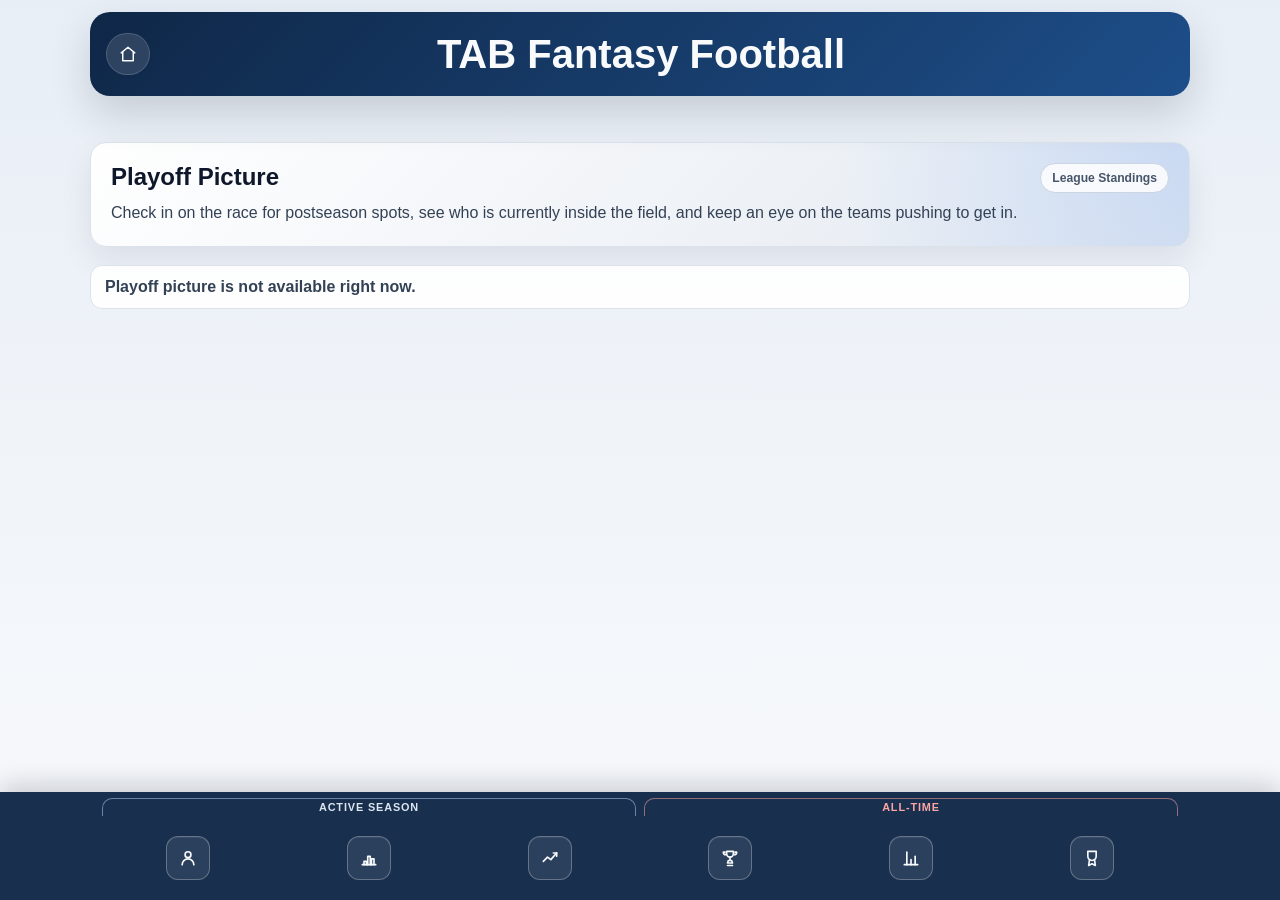
<file: playoff-picture.html>
<!DOCTYPE html>
<html lang="en">
<head>
    <meta charset="utf-8">
    <meta name="viewport" content="width=device-width,initial-scale=1">
    <meta name="theme-color" content="#0f2747">
    <title>Playoff Picture</title>
    <link rel="stylesheet" href="styles.css?v=20260321d">
    <style>
        .site-footer {
            position: fixed;
            left: 0;
            right: 0;
            bottom: 0;
            margin: 0;
            border-radius: 0;
            z-index: 999;
        }

        body {
            padding-bottom: 84px;
        }

        .site-footer .footer-nav {
            justify-content: space-around;
        }

        .page-intro {
            margin-bottom: 18px;
            padding: 20px;
            border: 1px solid #dbe2ea;
            border-radius: 16px;
            background:
                radial-gradient(circle at top right, rgba(59, 130, 246, 0.16), transparent 32%),
                linear-gradient(135deg, rgba(255, 255, 255, 0.98), rgba(226, 232, 240, 0.92));
            box-shadow: 0 14px 32px rgba(15, 23, 42, 0.08);
        }

        .page-intro-header {
            display: flex;
            align-items: flex-start;
            justify-content: space-between;
            gap: 16px;
            margin-bottom: 8px;
        }

        .page-intro h2 {
            margin: 0;
        }

        .page-intro p {
            margin: 0;
            line-height: 1.55;
            color: #334155;
        }

        .standings-link {
            display: inline-flex;
            align-items: center;
            justify-content: center;
            padding: 7px 11px;
            border: 1px solid #cbd5e1;
            border-radius: 999px;
            background: rgba(255, 255, 255, 0.84);
            color: #475569;
            font-size: 0.76rem;
            font-weight: 700;
            text-decoration: none;
            white-space: nowrap;
            transition: background 0.18s ease, border-color 0.18s ease, color 0.18s ease;
        }

        .standings-link:hover,
        .standings-link:focus-visible {
            background: #eff6ff;
            border-color: #93c5fd;
            color: #0f3b66;
        }

        .standings-link:focus-visible {
            outline: 2px solid rgba(59, 130, 246, 0.22);
            outline-offset: 2px;
        }

        .playoff-status {
            padding: 12px 14px;
            border-radius: 12px;
            background: rgba(255, 255, 255, 0.92);
            border: 1px solid #dbe2ea;
            color: #334155;
            font-weight: 600;
        }

        .playoff-shell {
            display: grid;
            gap: 14px;
        }

        .playoff-grid {
            display: grid;
            gap: 14px;
        }

        .playoff-grid[hidden] {
            display: none;
        }

        .playoff-division {
            display: grid;
            gap: 14px;
            padding: 16px;
            border: 1px solid rgba(0, 0, 0, 0.45);
            border-radius: 18px;
            background: rgba(255, 255, 255, 0.96);
            box-shadow: 0 10px 24px rgba(15, 23, 42, 0.06);
        }

        .playoff-division-header {
            display: flex;
            align-items: baseline;
            justify-content: space-between;
            gap: 10px;
            padding-bottom: 8px;
            border-bottom: 1px solid #dbe2ea;
        }

        .playoff-division-heading {
            display: grid;
            gap: 4px;
        }

        .playoff-division-header h3 {
            margin: 0;
            color: #0f2747;
        }

        .playoff-division-meta {
            color: #64748b;
            font-size: 0.74rem;
            font-weight: 700;
            letter-spacing: 0.08em;
            text-transform: uppercase;
        }

        .playoff-toggle {
            display: inline-flex;
            align-items: center;
            justify-content: center;
            padding: 7px 11px;
            border: 1px solid #cbd5e1;
            border-radius: 999px;
            background: rgba(255, 255, 255, 0.84);
            color: #475569;
            font-size: 0.76rem;
            font-weight: 700;
            cursor: pointer;
            transition: background 0.18s ease, border-color 0.18s ease, color 0.18s ease;
        }

        .playoff-toggle:hover,
        .playoff-toggle:focus-visible {
            background: #eff6ff;
            border-color: #93c5fd;
            color: #0f3b66;
        }

        .playoff-toggle:focus-visible {
            outline: 2px solid rgba(59, 130, 246, 0.22);
            outline-offset: 2px;
        }

        .playoff-columns {
            display: grid;
            grid-template-columns: minmax(0, 1.05fr) minmax(0, 1fr);
            gap: 14px;
        }

        .playoff-columns[hidden] {
            display: none;
        }

        .playoff-panel {
            padding: 14px;
            border: 1px solid rgba(0, 0, 0, 0.35);
            border-radius: 14px;
            background: linear-gradient(180deg, #ffffff, #f8fafc);
        }

        .playoff-panel h4 {
            margin: 0 0 10px;
            font-size: 1rem;
            color: #0f2747;
        }

        .seed-list,
        .round-list {
            display: grid;
            gap: 8px;
        }

        .seed-row,
        .round-card {
            display: grid;
            gap: 6px;
            padding: 10px;
            border-radius: 12px;
            background: #ffffff;
            border: 1px solid #dbe2ea;
        }

        .seed-row {
            grid-template-columns: 44px minmax(0, 1fr) auto;
            align-items: center;
            gap: 10px;
        }

        .seed-number {
            display: grid;
            place-items: center;
            min-height: 34px;
            border-radius: 10px;
            background: linear-gradient(135deg, #dbeafe, #bfdbfe);
            color: #0f3b66;
            font-weight: 800;
            font-size: 0.92rem;
        }

        .seed-row.bye-seed .seed-number {
            background: linear-gradient(135deg, #0f2747, #1e3a5f);
            color: #ffffff;
        }

        .seed-name {
            margin: 0;
            color: #0f172a;
            font-size: 0.92rem;
            font-weight: 700;
        }

        .seed-meta {
            margin: 2px 0 0;
            color: #64748b;
            font-size: 0.72rem;
            font-weight: 600;
            line-height: 1.2;
        }

        .seed-note {
            display: inline-flex;
            align-items: center;
            justify-content: center;
            padding: 5px 8px;
            border-radius: 999px;
            background: #eff6ff;
            border: 1px solid #bfdbfe;
            color: #0f3b66;
            font-size: 0.7rem;
            font-weight: 700;
            white-space: nowrap;
        }

        .seed-row.eliminated {
            background: #f8fafc;
            border-color: #e2e8f0;
        }

        .seed-row.eliminated .seed-number {
            background: linear-gradient(135deg, #e5e7eb, #cbd5e1);
            color: #475569;
        }

        .seed-row.eliminated .seed-name {
            color: #64748b;
        }

        .seed-row.eliminated .seed-meta {
            color: #94a3b8;
        }

        .seed-note.eliminated {
            background: #f1f5f9;
            border-color: #cbd5e1;
            color: #64748b;
        }

        .round-card {
            gap: 10px;
        }

        .bye-card {
            display: grid;
            gap: 8px;
            padding: 10px;
            border-radius: 12px;
            background: #ffffff;
            border: 1px solid #dbe2ea;
        }

        .round-title {
            margin: 0;
            color: #64748b;
            font-size: 0.7rem;
            font-weight: 800;
            letter-spacing: 0.08em;
            text-transform: uppercase;
        }

        .round-team {
            display: flex;
            align-items: center;
            justify-content: space-between;
            gap: 10px;
        }

        .round-team-name {
            color: #0f172a;
            font-weight: 700;
            font-size: 0.9rem;
        }

        .round-divider {
            color: #94a3b8;
            font-size: 0.68rem;
            font-weight: 800;
            letter-spacing: 0.08em;
            text-transform: uppercase;
        }

        .detailed-bracket {
            display: grid;
            gap: 12px;
            padding: 14px;
            border: 1px solid #dbe2ea;
            border-radius: 14px;
            background: linear-gradient(180deg, #f8fafc, #ffffff);
        }

        .detailed-bracket[hidden] {
            display: none;
        }

        .detailed-bracket-header {
            display: flex;
            align-items: baseline;
            justify-content: space-between;
            gap: 12px;
        }

        .detailed-bracket-header h4 {
            margin: 0;
            color: #0f2747;
        }

        .detailed-bracket-copy {
            color: #64748b;
            font-size: 0.76rem;
            font-weight: 600;
        }

        .bracket-columns {
            display: grid;
            grid-template-columns: repeat(3, minmax(0, 1fr));
            gap: 10px;
            align-items: start;
        }

        .bracket-round {
            display: grid;
            gap: 8px;
            align-content: start;
        }

        .bracket-round-title {
            margin: 0;
            color: #64748b;
            font-size: 0.68rem;
            font-weight: 800;
            letter-spacing: 0.08em;
            text-transform: uppercase;
        }

        .bracket-matchup {
            display: grid;
            gap: 6px;
            padding: 10px;
            border-radius: 12px;
            border: 1px solid #dbe2ea;
            background: #ffffff;
            align-content: start;
        }

        .bracket-matchup.empty {
            border-style: dashed;
            background: rgba(248, 250, 252, 0.9);
        }

        .bracket-matchup-title {
            color: #64748b;
            font-size: 0.68rem;
            font-weight: 800;
            letter-spacing: 0.08em;
            text-transform: uppercase;
        }

        .bracket-entry {
            display: flex;
            align-items: center;
            justify-content: space-between;
            gap: 10px;
        }

        .bracket-entry + .bracket-entry {
            margin-top: -2px;
        }

        .bracket-seed {
            color: #64748b;
            font-size: 0.64rem;
            font-weight: 800;
            letter-spacing: 0.08em;
            text-transform: uppercase;
        }

        .bracket-team {
            color: #0f172a;
            font-size: 0.88rem;
            font-weight: 700;
            line-height: 1.2;
        }

        .bracket-score {
            color: #1d4ed8;
            font-size: 0.74rem;
            font-weight: 700;
            white-space: nowrap;
        }

        .bracket-result {
            display: grid;
            gap: 6px;
            margin-top: 2px;
            padding-top: 8px;
            border-top: 1px solid #e2e8f0;
        }

        .bracket-result-line {
            color: #475569;
            font-size: 0.74rem;
            font-weight: 700;
        }

        .bracket-result-line strong {
            color: #0f172a;
        }

        @media (max-width: 760px) {
            .playoff-columns {
                grid-template-columns: 1fr;
            }

            .seed-row {
                grid-template-columns: 42px minmax(0, 1fr);
            }

            .seed-note {
                grid-column: 2;
                justify-self: start;
            }

            .seed-meta {
                font-size: 0.66rem;
            }

            .playoff-division-header,
            .detailed-bracket-header {
                flex-direction: column;
                align-items: flex-start;
            }

            .page-intro-header {
                align-items: center;
                gap: 10px;
            }

            .page-intro-header h2 {
                flex: 1;
                min-width: 0;
            }

            .standings-link {
                flex-shrink: 0;
                padding: 6px 9px;
                font-size: 0.68rem;
            }

            .bracket-columns {
                grid-template-columns: 1fr;
                gap: 14px;
            }

            .bracket-round {
                gap: 10px;
                padding: 12px;
                border: 1px solid #dbe2ea;
                border-radius: 14px;
                background: linear-gradient(180deg, rgba(239, 246, 255, 0.85), rgba(255, 255, 255, 0.98));
                box-shadow: 0 6px 14px rgba(15, 23, 42, 0.04);
            }

            .bracket-round:nth-child(2) {
                background: linear-gradient(180deg, rgba(241, 245, 249, 0.96), rgba(255, 255, 255, 0.98));
            }

            .bracket-round:nth-child(3) {
                background: linear-gradient(180deg, rgba(254, 249, 195, 0.72), rgba(255, 255, 255, 0.98));
            }

            .bracket-round-title {
                padding-bottom: 8px;
                border-bottom: 1px solid #dbe2ea;
                color: #0f3b66;
                font-size: 0.72rem;
            }

            .bracket-matchup {
                border-color: rgba(15, 23, 42, 0.18);
            }
        }

        .footer-spacer {
            width: 100%;
            height: 160px;
            flex-shrink: 0;
        }
    </style>
</head>
<body>
    <div class="container">
        <header>
            <a class="header-home" href="/" aria-label="Home"><svg viewBox="0 0 24 24" aria-hidden="true"><path d="M3 10.5 12 3l9 7.5"></path><path d="M5 9.5V21h14V9.5"></path></svg><span class="sr-only">Home</span></a>
            <h1 class="site-title">TAB Fantasy Football</h1>
            <span class="header-spacer" aria-hidden="true"></span>
        </header>

        <main>
            <section class="page-intro">
                <div class="page-intro-header">
                    <h2>Playoff Picture</h2>
                    <a class="standings-link" href="/leagues">League Standings</a>
                </div>
                <p>Check in on the race for postseason spots, see who is currently inside the field, and keep an eye on the teams pushing to get in.</p>
            </section>

            <section class="playoff-shell">
                <div id="playoff-status" class="playoff-status">Loading playoff picture...</div>
                <section id="playoff-grid" class="playoff-grid" hidden></section>
            </section>
        </main>

        <div class="footer-spacer" aria-hidden="true"></div>

        <footer class="site-footer" role="contentinfo">
            <div class="footer-group-row" aria-hidden="true">
                <div class="footer-group-label active-season">Active Season</div>
                <div class="footer-group-label all-time">All-Time</div>
            </div>
            <nav class="footer-nav" role="navigation" aria-label="Main navigation">
                <a href="/profiles" aria-label="Profiles"><span class="footer-emblem" aria-hidden="true"><svg viewBox="0 0 24 24"><circle cx="12" cy="8" r="3.5"></circle><path d="M5 20a7 7 0 0 1 14 0"></path></svg></span><span class="sr-only">Profiles</span></a>
                <a href="/leagues" aria-label="League Standings"><span class="footer-emblem" aria-hidden="true"><svg viewBox="0 0 24 24"><path d="M4 20h16"></path><path d="M6 20v-4h3v4"></path><path d="M10.5 20V10h3v10"></path><path d="M15 20v-7h3v7"></path></svg></span><span class="sr-only">League Standings</span></a>
                <a href="/power-rankings" aria-label="Power Rankings"><span class="footer-emblem" aria-hidden="true"><svg viewBox="0 0 24 24"><path d="M4 16l5-5 4 3 7-8"></path><path d="M16 6h4v4"></path></svg></span><span class="sr-only">Power Rankings</span></a>
                <a href="/awards" aria-label="Awards"><span class="footer-emblem" aria-hidden="true"><svg viewBox="0 0 24 24"><path d="M8 4h8v3a4 4 0 0 1-8 0Z"></path><path d="M6 5H4a3 3 0 0 0 3 3"></path><path d="M18 5h2a3 3 0 0 1-3 3"></path><path d="M12 11v4"></path><path d="M9 21h6"></path><path d="M10 15h4l1 3H9Z"></path></svg></span><span class="sr-only">Awards</span></a>
                <a href="/top-performers" aria-label="Top Performers"><span class="footer-emblem" aria-hidden="true"><svg viewBox="0 0 24 24"><path d="M4 20h16"></path><path d="M7 20V5"></path><path d="M12 20v-6"></path><path d="M17 20v-10"></path></svg></span><span class="sr-only">Top Performers</span></a>
                <a href="/badges" aria-label="Badges"><span class="footer-emblem" aria-hidden="true"><svg viewBox="0 0 24 24"><path d="M7 4h10v6a5 5 0 0 1-10 0Z"></path><path d="m9 14-1 7 4-2 4 2-1-7"></path></svg></span><span class="sr-only">Badges</span></a>
            </nav>
        </footer>
    </div>

    <script>
        const PLAYOFF_PICTURE_FEED_URL = "https://docs.google.com/spreadsheets/d/133F4tY-UGVYqXR2H4ihMtPwq8d8LGwD5QZwszLke4_Y/gviz/tq?tqx=responseHandler:handlePlayoffPictureResponse&gid=1097393961&range=A1:I140";
        const PLAYOFF_STANDINGS_FEED_URL = "https://docs.google.com/spreadsheets/d/133F4tY-UGVYqXR2H4ihMtPwq8d8LGwD5QZwszLke4_Y/gviz/tq?tqx=responseHandler:handlePlayoffStandingsResponse&gid=1843094305&range=A1:AP14";
        const DIVISION_NAMES = ["Summit", "Glacier", "Meadow", "Desert", "Trench", "Canyon"];
        const PLAYOFF_DIVISIONS = [
            { name: "Summit", baseIndex: 1 },
            { name: "Glacier", baseIndex: 7 },
            { name: "Meadow", baseIndex: 13 },
            { name: "Desert", baseIndex: 19 },
            { name: "Trench", baseIndex: 25 },
            { name: "Canyon", baseIndex: 31 }
        ];
        const playoffStatus = document.getElementById("playoff-status");
        const playoffGrid = document.getElementById("playoff-grid");
        let seededDivisions = null;
        let standingsByDivision = null;

        function normalizeCell(cell) {
            return cell ? (cell.f || String(cell.v || "")).trim() : "";
        }

        function showPlayoffError() {
            playoffStatus.hidden = false;
            playoffStatus.textContent = "Playoff picture is not available right now.";
            playoffGrid.hidden = true;
        }

        function formatSeedRow(team) {
            const note = team.status === "eliminated"
                ? "Eliminated"
                : team.seed <= 2
                    ? "Bye"
                    : `Seed ${team.seed}`;
            const rowClass = `${team.status === "eliminated" ? " eliminated" : ""}${team.seed <= 2 && team.status !== "eliminated" ? " bye-seed" : ""}`;
            const noteClass = team.status === "eliminated" ? " eliminated" : "";
            const meta = team.record && team.points ? `${team.record} | ${team.points}` : "";

            return `
                <div class="seed-row${rowClass}">
                    <div class="seed-number">${team.seed}</div>
                    <div>
                        <p class="seed-name">${team.name}</p>
                        ${meta ? `<p class="seed-meta">${meta}</p>` : ""}
                    </div>
                    <span class="seed-note${noteClass}">${note}</span>
                </div>
            `;
        }

        function formatRoundTeam(team) {
            return `
                <div class="round-team">
                    <span class="round-team-name">${team.seed ? `${team.seed}. ` : ""}${team.name}</span>
                </div>
            `;
        }

        function createMatchup(title, topTeam, bottomTeam) {
            return `
                <article class="round-card">
                    <p class="round-title">${title}</p>
                    ${formatRoundTeam(topTeam)}
                    <div class="round-divider">vs</div>
                    ${formatRoundTeam(bottomTeam)}
                </article>
            `;
        }

        function getPlacementMarkup(entry) {
            if (!entry.top.name || !entry.bottom.name || !entry.top.score || !entry.bottom.score) {
                return "";
            }

            const topScore = Number(String(entry.top.score).replace(/,/g, ""));
            const bottomScore = Number(String(entry.bottom.score).replace(/,/g, ""));
            if (Number.isNaN(topScore) || Number.isNaN(bottomScore) || topScore === bottomScore) {
                return "";
            }

            const champion = topScore > bottomScore ? entry.top.name : entry.bottom.name;
            const secondPlace = topScore > bottomScore ? entry.bottom.name : entry.top.name;

            return `
                <div class="bracket-result">
                    <div class="bracket-result-line"><strong>Champion:</strong> ${champion}</div>
                    <div class="bracket-result-line"><strong>Second Place:</strong> ${secondPlace}</div>
                </div>
            `;
        }

        function createByeCard(teams) {
            return `
                <article class="bye-card">
                    <p class="round-title">Bye's</p>
                    ${teams.map((team) => `<div class="round-team"><span class="round-team-name">${team.seed}. ${team.name}</span></div>`).join("")}
                </article>
            `;
        }

        function renderDivision(division) {
            const bracketRoundTitles = ["First Round", "Semi-Finals", "Championship"];

            return `
                <section class="playoff-division">
                    <div class="playoff-division-header">
                        <div class="playoff-division-heading">
                            <h3>${division.name}</h3>
                            <span class="playoff-division-meta">Top 2 earn byes</span>
                        </div>
                        <button class="playoff-toggle" type="button" aria-expanded="false">View ${division.name} Playoffs</button>
                    </div>
                    <div class="playoff-columns">
                        <section class="playoff-panel">
                            <h4>Current Seeds</h4>
                            <div class="seed-list">
                                ${division.seeds.map(formatSeedRow).join("")}
                            </div>
                        </section>
                        <section class="playoff-panel">
                            <h4>Opening Round</h4>
                            <div class="round-list">
                                ${createByeCard([division.seeds[0], division.seeds[1]])}
                                ${createMatchup("Matchup 1", division.seeds[2], division.seeds[5])}
                                ${createMatchup("Matchup 2", division.seeds[3], division.seeds[4])}
                            </div>
                        </section>
                    </div>
                    <section class="detailed-bracket" hidden>
                        <div class="detailed-bracket-header">
                            <h4>${division.name} League Playoff</h4>
                            <span class="detailed-bracket-copy">Detailed bracket from the playoff board</span>
                        </div>
                        <div class="bracket-columns">
                            ${division.bracketColumns.map((round, index) => `
                                <section class="bracket-round">
                                    <p class="bracket-round-title">${bracketRoundTitles[index] || `Round ${index + 1}`}</p>
                                    ${round.map((entry, matchupIndex) => {
                                        if (!entry.top.name && !entry.bottom.name) {
                                            return `<div class="bracket-matchup empty"></div>`;
                                        }

                                        return `
                                            <article class="bracket-matchup">
                                                <div class="bracket-matchup-title">Matchup ${matchupIndex + 1}</div>
                                                <div class="bracket-entry">
                                                    <div>
                                                        ${entry.top.seed ? `<div class="bracket-seed">Seed ${entry.top.seed}</div>` : ""}
                                                        <div class="bracket-team">${entry.top.name || ""}</div>
                                                    </div>
                                                    ${entry.top.score ? `<div class="bracket-score">${entry.top.score} pts</div>` : ""}
                                                </div>
                                                <div class="bracket-entry">
                                                    <div>
                                                        ${entry.bottom.seed ? `<div class="bracket-seed">Seed ${entry.bottom.seed}</div>` : ""}
                                                        <div class="bracket-team">${entry.bottom.name || ""}</div>
                                                    </div>
                                                    ${entry.bottom.score ? `<div class="bracket-score">${entry.bottom.score} pts</div>` : ""}
                                                </div>
                                                ${index === 2 ? getPlacementMarkup(entry) : ""}
                                            </article>
                                        `;
                                    }).join("")}
                                </section>
                            `).join("")}
                        </div>
                    </section>
                </section>
            `;
        }

        function parseDivisions(rows) {
            const createBracketEntry = (row, startIndex) => ({
                seed: Number(row?.[startIndex]) || "",
                name: row?.[startIndex + 1] || "",
                score: row?.[startIndex + 2] || ""
            });

            const hasBracketEntry = (entry) => Boolean(entry.seed || entry.name || entry.score);

            const buildRoundMatchups = (chunk, startIndex, maxMatchups = Infinity) => {
                const entries = chunk
                    .slice(6)
                    .map((row) => createBracketEntry(row, startIndex))
                    .filter(hasBracketEntry);

                const matchups = [];
                for (let index = 0; index < entries.length; index += 2) {
                    matchups.push({
                        top: entries[index] || { seed: "", name: "", score: "" },
                        bottom: entries[index + 1] || { seed: "", name: "", score: "" }
                    });
                }

                return matchups.slice(0, maxMatchups);
            };

            const chunks = [];
            let currentChunk = [];

            rows.forEach((row) => {
                const cells = row.c || [];
                const rowValues = cells.map(normalizeCell);
                const secondCell = rowValues[1] || "";

                if (secondCell === "Name") {
                    if (currentChunk.length) {
                        chunks.push(currentChunk);
                        currentChunk = [];
                    }
                    return;
                }

                if (rowValues.some((value) => value)) {
                    currentChunk.push(rowValues);
                }
            });

            if (currentChunk.length) {
                chunks.push(currentChunk);
            }

            return chunks
                .map((chunk, index) => {
                    const seeds = chunk
                        .slice(0, 6)
                        .map((row) => ({
                            seed: Number(row[0]),
                            name: row[1]
                        }))
                        .filter((team) => team.seed && team.name)
                        .sort((a, b) => a.seed - b.seed);

                    if (seeds.length < 6) {
                        return null;
                    }

                    return {
                        name: DIVISION_NAMES[index] || `Division ${index + 1}`,
                        seeds,
                        bracketColumns: [
                            buildRoundMatchups(chunk, 0),
                            buildRoundMatchups(chunk, 3),
                            buildRoundMatchups(chunk, 6, 1)
                        ]
                    };
                })
                .filter(Boolean);
        }

        function parseStandings(rows) {
            return PLAYOFF_DIVISIONS.reduce((acc, division) => {
                const westRows = rows.slice(0, 5);
                const eastRows = rows.slice(6, 11);
                const teams = [...westRows, ...eastRows]
                    .map((row) => {
                        const cells = row.c || [];
                        const nameCell = cells[division.baseIndex];
                        const winsCell = cells[division.baseIndex + 1];
                        const lossesCell = cells[division.baseIndex + 2];
                        const pointsCell = cells[division.baseIndex + 4];
                        const name = nameCell ? (nameCell.f || String(nameCell.v || "")).trim() : "";

                        if (!name) {
                            return null;
                        }

                        const wins = winsCell ? (winsCell.f || String(winsCell.v || "0")).trim() : "0";
                        const losses = lossesCell ? (lossesCell.f || String(lossesCell.v || "0")).trim() : "0";
                        const points = pointsCell ? (pointsCell.f || String(pointsCell.v || "0")).trim() : "0";

                        return {
                            name,
                            record: `${wins}-${losses}`,
                            points: `${points} pts`
                        };
                    })
                    .filter(Boolean);

                acc[division.name] = teams;
                return acc;
            }, {});
        }

        function combineDivisions() {
            if (!seededDivisions || !standingsByDivision) {
                return null;
            }

            return seededDivisions.map((division) => {
                const divisionTeams = standingsByDivision[division.name] || [];
                const seededNames = new Set(division.seeds.map((team) => team.name));
                const standingsByName = divisionTeams.reduce((acc, team) => {
                    acc[team.name] = team;
                    return acc;
                }, {});

                const remainingTeams = divisionTeams
                    .filter((team) => !seededNames.has(team.name))
                    .slice(0, 4)
                    .map((team, index) => ({
                        seed: division.seeds.length + index + 1,
                        name: team.name,
                        record: team.record,
                        points: team.points,
                        status: "eliminated"
                    }));

                return {
                    ...division,
                    seeds: [
                        ...division.seeds.map((team) => ({
                            ...team,
                            record: standingsByName[team.name]?.record || "",
                            points: standingsByName[team.name]?.points || "",
                            status: team.seed <= 6 ? "alive" : ""
                        })),
                        ...remainingTeams
                    ]
                };
            });
        }

        function maybeRenderPlayoffPicture() {
            const divisions = combineDivisions();
            if (!divisions) {
                return;
            }

            playoffGrid.innerHTML = divisions.map(renderDivision).join("");
            playoffGrid.hidden = false;
            playoffStatus.hidden = true;
        }

        function loadPlayoffPicture() {
            [PLAYOFF_PICTURE_FEED_URL, PLAYOFF_STANDINGS_FEED_URL].forEach((url) => {
                const script = document.createElement("script");
                script.src = url;
                script.async = true;
                script.onerror = showPlayoffError;
                document.body.appendChild(script);
            });
        }

        window.handlePlayoffPictureResponse = (response) => {
            if (!response || response.status !== "ok" || !response.table || !Array.isArray(response.table.rows)) {
                showPlayoffError();
                return;
            }

            seededDivisions = parseDivisions(response.table.rows);
            if (!seededDivisions.length) {
                showPlayoffError();
                return;
            }

            maybeRenderPlayoffPicture();
        };

        window.handlePlayoffStandingsResponse = (response) => {
            if (!response || response.status !== "ok" || !response.table || !Array.isArray(response.table.rows)) {
                showPlayoffError();
                return;
            }

            standingsByDivision = parseStandings(response.table.rows);
            maybeRenderPlayoffPicture();
        };

        playoffGrid.addEventListener("click", (event) => {
            const button = event.target.closest(".playoff-toggle");
            if (!button) {
                return;
            }

            const division = button.closest(".playoff-division");
            const columns = division ? division.querySelector(".playoff-columns") : null;
            const bracket = division ? division.querySelector(".detailed-bracket") : null;
            if (!bracket) {
                return;
            }

            const isHidden = bracket.hasAttribute("hidden");
            if (isHidden) {
                bracket.removeAttribute("hidden");
                if (columns) {
                    columns.setAttribute("hidden", "");
                }
            } else {
                bracket.setAttribute("hidden", "");
                if (columns) {
                    columns.removeAttribute("hidden");
                }
            }

            button.setAttribute("aria-expanded", isHidden ? "true" : "false");
            const divisionName = division ? division.querySelector("h3")?.textContent || "League" : "League";
            button.textContent = isHidden ? `View ${divisionName} Seedings` : `View ${divisionName} Playoffs`;
        });

        loadPlayoffPicture();
    </script>
</body>
</html>
</file>
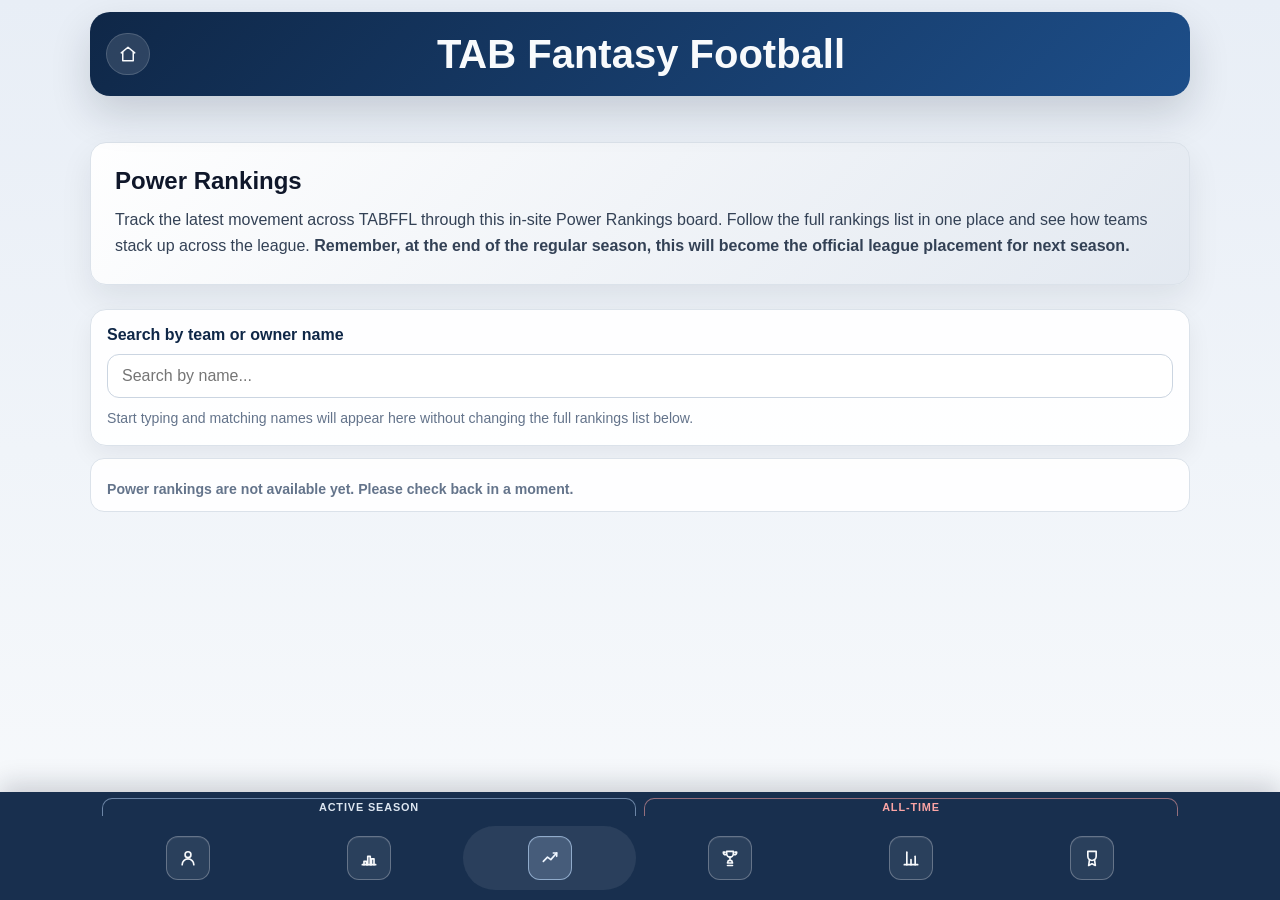
<file: power-rankings.html>
<!DOCTYPE html>
<html lang="en">
<head>
    <meta charset="utf-8">
    <meta name="viewport" content="width=device-width,initial-scale=1">
    <meta name="theme-color" content="#0f2747">
    <title>Power Rankings</title>
    <link rel="stylesheet" href="styles.css?v=20260321d">
    <style>
        .site-footer {
            position: fixed;
            left: 0;
            right: 0;
            bottom: 0;
            margin: 0;
            border-radius: 0;
            z-index: 999;
        }

        body {
            padding-bottom: 84px;
        }

        .site-footer .footer-nav {
            justify-content: space-around;
        }

        .page-intro {
            margin-bottom: 24px;
            padding: 24px;
            border: 1px solid #dbe2ea;
            border-radius: 16px;
            background: linear-gradient(135deg, rgba(255, 255, 255, 0.96), rgba(226, 232, 240, 0.9));
            box-shadow: 0 14px 32px rgba(15, 23, 42, 0.08);
        }

        .page-intro h2 {
            margin-top: 0;
            margin-bottom: 12px;
        }

        .page-intro p {
            margin: 0;
            line-height: 1.65;
            color: #334155;
        }

        .footer-spacer {
            width: 100%;
            height: 150px;
            flex-shrink: 0;
        }

        .rankings-shell {
            display: grid;
            gap: 12px;
            padding-bottom: 48px;
        }

        .rankings-search {
            display: grid;
            gap: 10px;
            padding: 16px;
            border: 1px solid #dbe2ea;
            border-radius: 16px;
            background: rgba(255, 255, 255, 0.96);
            box-shadow: 0 10px 24px rgba(15, 23, 42, 0.06);
        }

        .rankings-search label {
            color: #0f2747;
            font-weight: 700;
        }

        .rankings-search input {
            width: 100%;
            padding: 12px 14px;
            border: 1px solid #cbd5e1;
            border-radius: 12px;
            font: inherit;
            color: #0f172a;
            background: #fff;
        }

        .rankings-search input:focus {
            outline: 2px solid rgba(29, 78, 216, 0.24);
            outline-offset: 2px;
            border-color: #93c5fd;
        }

        .search-help {
            margin: 0;
            color: #64748b;
            font-size: 0.88rem;
            line-height: 1.5;
        }

        .search-results {
            display: grid;
            gap: 8px;
        }

        .search-results[hidden] {
            display: none;
        }

        .search-results-heading {
            margin: 2px 0 0;
            color: #0f2747;
            font-size: 0.98rem;
        }

        .search-results-copy {
            margin: 0;
            color: #64748b;
            font-size: 0.84rem;
        }

        #rankings-status {
            padding: 14px 16px;
            border-radius: 14px;
            background: rgba(255, 255, 255, 0.94);
            border: 1px solid #dbe2ea;
            color: #334155;
            font-weight: 600;
        }

        .page-updated-note {
            margin: 8px 0 0;
            color: #64748b;
            font-size: 0.82rem;
            font-weight: 600;
            letter-spacing: 0.01em;
        }

        .page-updated-note[hidden] {
            display: none;
        }

        .rankings-board {
            display: grid;
            gap: 8px;
        }

        .league-divider {
            display: flex;
            align-items: center;
            justify-content: space-between;
            gap: 12px;
            margin: 8px 0 2px;
            padding: 6px 10px;
            border-radius: 999px;
            background: rgba(0, 31, 63, 0.08);
            border: 1px solid rgba(0, 31, 63, 0.12);
        }

        .league-divider-name {
            color: #001f3f;
            font-size: 0.9rem;
            font-weight: 700;
            letter-spacing: 0.06em;
            text-transform: uppercase;
        }

        .league-divider-range {
            color: #475569;
            font-size: 0.8rem;
            font-weight: 600;
        }

        .ranking-card {
            display: grid;
            grid-template-columns: 56px minmax(0, 1fr);
            gap: 12px;
            align-items: center;
            padding: 10px 12px;
            border: 1px solid rgba(0, 0, 0, 0.45);
            border-radius: 12px;
            background: rgba(255, 255, 255, 0.96);
            box-shadow: 0 6px 14px rgba(15, 23, 42, 0.05);
        }

        .ranking-position {
            display: grid;
            place-items: center;
            min-height: 48px;
            border-radius: 10px;
            background: linear-gradient(135deg, #001f3f, #1d4ed8);
            color: white;
            text-align: center;
        }

        .ranking-position .label {
            display: block;
            font-size: 0.65rem;
            letter-spacing: 0.08em;
            text-transform: uppercase;
            opacity: 0.82;
        }

        .ranking-position .value {
            display: block;
            font-size: 1.9rem;
            font-weight: 700;
            line-height: 1.1;
        }

        .ranking-team {
            margin: 0 0 2px;
            color: #0f172a;
            font-size: 1.35rem;
            line-height: 1.1;
        }

        .ranking-notes {
            margin: 0;
            display: flex;
            flex-wrap: wrap;
            align-items: center;
            gap: 8px;
            line-height: 1.2;
            font-size: 0.88rem;
            color: #475569;
        }

        .ranking-notes strong {
            color: #0f172a;
        }

        .ranking-league {
            margin: 6px 0 0;
            color: #334155;
            font-size: 0.86rem;
            line-height: 1.3;
        }

        .ranking-league strong {
            color: #0f172a;
        }

        .ranking-movement {
            display: inline-flex;
            align-items: center;
            padding: 4px 8px;
            border-radius: 999px;
            font-size: 0.76rem;
            font-weight: 700;
            line-height: 1;
            border: 1px solid transparent;
        }

        .ranking-movement.up {
            background: #dcfce7;
            border-color: #86efac;
            color: #166534;
        }

        .ranking-movement.down {
            background: #fee2e2;
            border-color: #fca5a5;
            color: #991b1b;
        }

        .ranking-movement.even {
            background: #e2e8f0;
            border-color: #cbd5e1;
            color: #334155;
        }

        .ranking-metrics {
            display: flex;
            flex-wrap: wrap;
            gap: 6px 10px;
            margin-top: 6px;
            color: #475569;
            font-size: 0.82rem;
            line-height: 1.25;
        }

        .ranking-metrics span {
            white-space: nowrap;
        }

        .ranking-source {
            margin-top: 8px;
            font-size: 0.88rem;
            color: #64748b;
        }

        @media (max-width: 640px) {
            .ranking-card {
                grid-template-columns: 1fr;
            }

            .ranking-position {
                min-height: 48px;
            }

            .ranking-metrics {
                gap: 8px;
            }

            .ranking-metrics span {
                white-space: normal;
            }
        }
    </style>
</head>
<body>
    <div class="container">
        <header>
            <a class="header-home" href="/" aria-label="Home"><svg viewBox="0 0 24 24" aria-hidden="true"><path d="M3 10.5 12 3l9 7.5"></path><path d="M5 9.5V21h14V9.5"></path></svg><span class="sr-only">Home</span></a>
            <h1 class="site-title">TAB Fantasy Football</h1>
            <span class="header-spacer" aria-hidden="true"></span>
        </header>

        <main>
            <section class="page-intro">
                <h2>Power Rankings</h2>
                <p>Track the latest movement across TABFFL through this in-site Power Rankings board. Follow the full rankings list in one place and see how teams stack up across the league. <strong>Remember, at the end of the regular season, this will become the official league placement for next season.</strong></p>
                <p id="rankings-updated-note" class="page-updated-note" hidden></p>
            </section>

            <section class="rankings-shell">
                <section class="rankings-search" aria-label="Search power rankings">
                    <label for="rankings-search-input">Search by team or owner name</label>
                    <input id="rankings-search-input" type="search" placeholder="Search by name..." autocomplete="off">
                    <p class="search-help">Start typing and matching names will appear here without changing the full rankings list below.</p>
                    <div id="search-results" class="search-results" hidden></div>
                </section>

                <div id="rankings-status">Loading power rankings...</div>
                <div id="rankings-board" class="rankings-board" hidden></div>
            </section>
        </main>

        <div class="footer-spacer" aria-hidden="true"></div>

        <footer class="site-footer" role="contentinfo">
            <div class="footer-group-row" aria-hidden="true">
                <div class="footer-group-label active-season">Active Season</div>
                <div class="footer-group-label all-time">All-Time</div>
            </div>
            <nav class="footer-nav" role="navigation" aria-label="Main navigation">
                <a href="/profiles" aria-label="Profiles"><span class="footer-emblem" aria-hidden="true"><svg viewBox="0 0 24 24"><circle cx="12" cy="8" r="3.5"></circle><path d="M5 20a7 7 0 0 1 14 0"></path></svg></span><span class="sr-only">Profiles</span></a>
                <a href="/leagues" aria-label="League Standings"><span class="footer-emblem" aria-hidden="true"><svg viewBox="0 0 24 24"><path d="M4 20h16"></path><path d="M6 20v-4h3v4"></path><path d="M10.5 20V10h3v10"></path><path d="M15 20v-7h3v7"></path></svg></span><span class="sr-only">League Standings</span></a>
                <a href="/power-rankings" aria-current="page" aria-label="Power Rankings"><span class="footer-emblem" aria-hidden="true"><svg viewBox="0 0 24 24"><path d="M4 16l5-5 4 3 7-8"></path><path d="M16 6h4v4"></path></svg></span><span class="sr-only">Power Rankings</span></a>
                <a href="/awards" aria-label="Awards"><span class="footer-emblem" aria-hidden="true"><svg viewBox="0 0 24 24"><path d="M8 4h8v3a4 4 0 0 1-8 0Z"></path><path d="M6 5H4a3 3 0 0 0 3 3"></path><path d="M18 5h2a3 3 0 0 1-3 3"></path><path d="M12 11v4"></path><path d="M9 21h6"></path><path d="M10 15h4l1 3H9Z"></path></svg></span><span class="sr-only">Awards</span></a>
                <a href="/top-performers" aria-label="Top Performers"><span class="footer-emblem" aria-hidden="true"><svg viewBox="0 0 24 24"><path d="M4 20h16"></path><path d="M7 20V5"></path><path d="M12 20v-6"></path><path d="M17 20v-10"></path></svg></span><span class="sr-only">Top Performers</span></a>
                <a href="/badges" aria-label="Badges"><span class="footer-emblem" aria-hidden="true"><svg viewBox="0 0 24 24"><path d="M7 4h10v6a5 5 0 0 1-10 0Z"></path><path d="m9 14-1 7 4-2 4 2-1-7"></path></svg></span><span class="sr-only">Badges</span></a>
            </nav>
        </footer>
    </div>

    <script>
        const POWER_RANKINGS_FEED_URL = "https://docs.google.com/spreadsheets/d/133F4tY-UGVYqXR2H4ihMtPwq8d8LGwD5QZwszLke4_Y/gviz/tq?tqx=responseHandler:handlePowerRankingsResponse&gid=650942190&range=A2:C65";
        const POWER_RANKINGS_DETAILS_FEED_URL = "https://docs.google.com/spreadsheets/d/133F4tY-UGVYqXR2H4ihMtPwq8d8LGwD5QZwszLke4_Y/gviz/tq?tqx=responseHandler:handlePowerRankingsDetailsResponse&gid=650942190&range=E2:J63";
        const POWER_RANKINGS_CURRENT_WEEK_FEED_URL = "https://docs.google.com/spreadsheets/d/133F4tY-UGVYqXR2H4ihMtPwq8d8LGwD5QZwszLke4_Y/gviz/tq?tqx=responseHandler:handlePowerRankingsWeekResponse&gid=1843094305&range=B16:C16";
        const POWER_RANKINGS_MOVEMENT_FEED_URL = "https://docs.google.com/spreadsheets/d/133F4tY-UGVYqXR2H4ihMtPwq8d8LGwD5QZwszLke4_Y/gviz/tq?tqx=responseHandler:handlePowerRankingsMovementResponse&gid=1226699939&range=A1:AO64";
        const RANKINGS_UPDATED_AT_FEED_URL = "https://docs.google.com/spreadsheets/d/133F4tY-UGVYqXR2H4ihMtPwq8d8LGwD5QZwszLke4_Y/gviz/tq?tqx=responseHandler:handleRankingsUpdatedAtResponse&gid=1843094305&range=AL3:AL4";
        const POWER_RANKINGS_STANDINGS_FEED_URL = "https://docs.google.com/spreadsheets/d/133F4tY-UGVYqXR2H4ihMtPwq8d8LGwD5QZwszLke4_Y/gviz/tq?tqx=responseHandler:handlePowerRankingsStandingsResponse&gid=1843094305&range=A1:AP14";
        const LEAGUE_GROUPS = [
            { name: "Summit", start: 1, end: 10 },
            { name: "Glacier", start: 11, end: 20 },
            { name: "Meadow", start: 21, end: 30 },
            { name: "Desert", start: 31, end: 40 },
            { name: "Trench", start: 41, end: 50 },
            { name: "Canyon", start: 51, end: 60 }
        ];
        const STANDINGS_DIVISIONS = [
            { name: "Summit", baseIndex: 1 },
            { name: "Glacier", baseIndex: 7 },
            { name: "Meadow", baseIndex: 13 },
            { name: "Desert", baseIndex: 19 },
            { name: "Trench", baseIndex: 25 },
            { name: "Canyon", baseIndex: 31 }
        ];

        const rankingsStatus = document.getElementById("rankings-status");
        const rankingsBoard = document.getElementById("rankings-board");
        const rankingsSearchInput = document.getElementById("rankings-search-input");
        const searchResults = document.getElementById("search-results");
        const rankingsUpdatedNote = document.getElementById("rankings-updated-note");
        let summaryRows = null;
        let detailsByName = null;
        let currentWeekNumber = "";
        let movementTable = null;
        let movementByName = {};
        let currentLeagueByName = null;

        function renderUpdatedNote(value) {
            if (!value) {
                rankingsUpdatedNote.hidden = true;
                rankingsUpdatedNote.textContent = "";
                return;
            }

            rankingsUpdatedNote.textContent = `Updated ${value}`;
            rankingsUpdatedNote.hidden = false;
        }

        function getMovementMarkup(team) {
            const movement = movementByName[team];
            if (!movement) {
                return "";
            }

            return `<span class="ranking-movement ${movement.className}">${movement.label}</span>`;
        }

        function getCurrentLeagueLabel(team) {
            if (currentLeagueByName === null) {
                return "Loading...";
            }

            return currentLeagueByName[team] || "Unavailable";
        }

        function createRankingCard([rank, team, powerIndex], details = {}) {
            const card = document.createElement("article");
            card.className = "ranking-card";
            const metrics = [
                `Total Points Rank: ${details.totalPointsRank || "N/A"}`,
                `Wins Rank: ${details.winsRank || "N/A"}`,
                `SOS Rank: ${details.sosRank || "N/A"}`,
                `True Performance Rank: ${details.truePerformanceRank || "N/A"}`
            ];

            card.innerHTML = `
                <div class="ranking-position">
                    <span class="label">Rank</span>
                    <span class="value">${rank || "-"}</span>
                </div>
                <div class="ranking-copy">
                    <h3 class="ranking-team">${team || "Unnamed Team"}</h3>
                    <p class="ranking-notes"><strong>Power Index: ${powerIndex || "N/A"}</strong>${getMovementMarkup(team)}</p>
                    <p class="ranking-league"><strong>Current League:</strong> ${getCurrentLeagueLabel(team)}</p>
                    <div class="ranking-metrics">${metrics.map((metric) => `<span>${metric}</span>`).join("<span>|</span>")}</div>
                </div>
            `;

            return card;
        }

        function getMatchingRows(query) {
            if (!summaryRows || !query) {
                return [];
            }

            const normalizedQuery = query.trim().toLowerCase();
            if (!normalizedQuery) {
                return [];
            }

            return summaryRows.filter((row) => row[1].toLowerCase().includes(normalizedQuery));
        }

        function renderSearchResults(query) {
            const matches = getMatchingRows(query);
            searchResults.innerHTML = "";

            if (!query.trim()) {
                searchResults.hidden = true;
                return;
            }

            searchResults.hidden = false;

            if (!summaryRows) {
                searchResults.innerHTML = `
                    <h3 class="search-results-heading">Searching rankings...</h3>
                    <p class="search-results-copy">The rankings are still loading, so results will appear in a moment.</p>
                `;
                return;
            }

            if (!matches.length) {
                searchResults.innerHTML = `
                    <h3 class="search-results-heading">No matches for "${query}"</h3>
                    <p class="search-results-copy">Try a broader spelling or a shorter piece of the name.</p>
                `;
                return;
            }

            const header = document.createElement("div");
            header.innerHTML = `
                <h3 class="search-results-heading">${matches.length} match${matches.length === 1 ? "" : "es"} for "${query}"</h3>
                <p class="search-results-copy">Showing names that contain your search text anywhere in the ranking entry.</p>
            `;
            searchResults.appendChild(header);

            matches.forEach((row) => {
                const details = detailsByName ? detailsByName[row[1]] : null;
                searchResults.appendChild(createRankingCard(row, details));
            });
        }

        function createLeagueDivider({ name, start, end }) {
            const divider = document.createElement("div");
            divider.className = "league-divider";
            divider.innerHTML = `
                <span class="league-divider-name">${name}</span>
                <span class="league-divider-range">Ranks ${start}-${end}</span>
            `;
            return divider;
        }

        function renderRankings(rows) {
            rankingsBoard.innerHTML = "";
            rows.forEach((row, index) => {
                const leagueGroup = LEAGUE_GROUPS.find((group) => group.start === index + 1);
                if (leagueGroup) {
                    rankingsBoard.appendChild(createLeagueDivider(leagueGroup));
                }
                const details = detailsByName ? detailsByName[row[1]] : null;
                rankingsBoard.appendChild(createRankingCard(row, details));
            });
            rankingsBoard.hidden = false;
            rankingsStatus.hidden = true;
        }

        function showRankingsError() {
            rankingsStatus.hidden = false;
            rankingsStatus.innerHTML = `
                <div class="ranking-source">Power rankings are not available yet. Please check back in a moment.</div>
            `;
        }

        function parseDivisionEntries(rows, baseIndex) {
            const westRows = rows.slice(0, 5);
            const eastRows = rows.slice(6, 11);

            const mapEntry = (row) => {
                const cells = row.c || [];
                const nameCell = cells[baseIndex];
                if (!nameCell || !nameCell.v) {
                    return null;
                }

                return nameCell.f || String(nameCell.v || "");
            };

            return [...westRows.map(mapEntry), ...eastRows.map(mapEntry)].filter(Boolean);
        }

        function maybeRenderRankings() {
            if (!summaryRows || !detailsByName) {
                return;
            }
            renderRankings(summaryRows);
            renderSearchResults(rankingsSearchInput.value);
        }

        function buildMovementMap() {
            if (!currentWeekNumber || !movementTable || !movementTable.table || !Array.isArray(movementTable.table.rows) || !Array.isArray(movementTable.table.cols)) {
                movementByName = {};
                maybeRenderRankings();
                return;
            }

            const weekLabel = `Week ${currentWeekNumber}`;
            const columnLabels = movementTable.table.cols.map((column) => {
                const rawLabel = column && column.label ? String(column.label) : "";
                return rawLabel.replace(/^"+|"+$/g, "").trim();
            });
            const weekColumnIndex = columnLabels.indexOf(weekLabel);

            if (weekColumnIndex === -1) {
                movementByName = {};
                maybeRenderRankings();
                return;
            }

            movementByName = movementTable.table.rows.reduce((acc, row) => {
                const cells = row.c || [];
                const nameCell = cells[weekColumnIndex];
                const movementCell = cells[weekColumnIndex + 2];
                const name = nameCell ? (nameCell.f || String(nameCell.v || "")).trim() : "";

                if (!name || !movementCell || movementCell.v === null || movementCell.v === undefined || movementCell.v === "") {
                    return acc;
                }

                const numericMovement = Number(movementCell.v);
                if (Number.isNaN(numericMovement)) {
                    return acc;
                }

                let className = "even";
                if (numericMovement > 0) {
                    className = "up";
                } else if (numericMovement < 0) {
                    className = "down";
                }

                const movementText = numericMovement > 0 ? `+${numericMovement}` : String(numericMovement);
                acc[name] = {
                    className,
                    label: `Compared to Last Week: ${movementText}`
                };
                return acc;
            }, {});

            maybeRenderRankings();
        }

        function loadFeed(src) {
            const script = document.createElement("script");
            script.src = src;
            script.async = true;
            script.onerror = () => {
                if (src === RANKINGS_UPDATED_AT_FEED_URL) {
                    renderUpdatedNote("");
                    return;
                }

                if (src === POWER_RANKINGS_CURRENT_WEEK_FEED_URL || src === POWER_RANKINGS_MOVEMENT_FEED_URL || src === POWER_RANKINGS_STANDINGS_FEED_URL) {
                    if (src === POWER_RANKINGS_CURRENT_WEEK_FEED_URL) {
                        currentWeekNumber = "";
                        movementByName = {};
                    } else if (src === POWER_RANKINGS_MOVEMENT_FEED_URL) {
                        movementTable = null;
                        movementByName = {};
                    } else {
                        currentLeagueByName = {};
                    }
                    maybeRenderRankings();
                    return;
                }

                showRankingsError();
            };
            document.body.appendChild(script);
        }

        function loadRankings() {
            loadFeed(POWER_RANKINGS_FEED_URL);
            loadFeed(POWER_RANKINGS_DETAILS_FEED_URL);
            loadFeed(POWER_RANKINGS_CURRENT_WEEK_FEED_URL);
            loadFeed(POWER_RANKINGS_MOVEMENT_FEED_URL);
            loadFeed(RANKINGS_UPDATED_AT_FEED_URL);
            loadFeed(POWER_RANKINGS_STANDINGS_FEED_URL);
        }

        window.handlePowerRankingsResponse = (response) => {
            if (!response || response.status !== "ok" || !response.table || !Array.isArray(response.table.rows)) {
                showRankingsError();
                return;
            }

            summaryRows = response.table.rows
                .map((row) => {
                    const cells = row.c || [];
                    const rankCell = cells[0];
                    const nameCell = cells[1];
                    const powerIndexCell = cells[2];

                    if (!rankCell || !nameCell || !powerIndexCell) {
                        return null;
                    }

                    return [
                        rankCell.f || String(rankCell.v || ""),
                        nameCell.f || String(nameCell.v || ""),
                        powerIndexCell.f || String(powerIndexCell.v || "")
                    ];
                })
                .filter(Boolean);

            if (!summaryRows.length) {
                showRankingsError();
                return;
            }

            maybeRenderRankings();
        };

        window.handlePowerRankingsDetailsResponse = (response) => {
            if (!response || response.status !== "ok" || !response.table || !Array.isArray(response.table.rows)) {
                showRankingsError();
                return;
            }

            detailsByName = response.table.rows.reduce((acc, row) => {
                const cells = row.c || [];
                const nameCell = cells[0];
                if (!nameCell || !nameCell.v) {
                    return acc;
                }

                const name = nameCell.f || String(nameCell.v || "");
                acc[name] = {
                    avgRank: cells[1] ? (cells[1].f || String(cells[1].v || "")) : "",
                    totalPointsRank: cells[2] ? (cells[2].f || String(cells[2].v || "")) : "",
                    winsRank: cells[3] ? (cells[3].f || String(cells[3].v || "")) : "",
                    sosRank: cells[4] ? (cells[4].f || String(cells[4].v || "")) : "",
                    truePerformanceRank: cells[5] ? (cells[5].f || String(cells[5].v || "")) : ""
                };
                return acc;
            }, {});

            maybeRenderRankings();
        };

        window.handlePowerRankingsWeekResponse = (response) => {
            if (!response || response.status !== "ok" || !response.table || !Array.isArray(response.table.rows) || !response.table.rows.length) {
                currentWeekNumber = "";
                buildMovementMap();
                return;
            }

            const firstRow = response.table.rows[0];
            const weekCell = firstRow && firstRow.c ? firstRow.c[1] : null;
            currentWeekNumber = weekCell ? (weekCell.f || String(weekCell.v || "")).trim() : "";
            buildMovementMap();
        };

        window.handlePowerRankingsMovementResponse = (response) => {
            if (!response || response.status !== "ok" || !response.table || !Array.isArray(response.table.rows) || !Array.isArray(response.table.cols)) {
                movementTable = null;
                buildMovementMap();
                return;
            }

            movementTable = response;
            buildMovementMap();
        };

        window.handleRankingsUpdatedAtResponse = (response) => {
            if (!response || response.status !== "ok" || !response.table || !Array.isArray(response.table.rows)) {
                renderUpdatedNote("");
                return;
            }

            const firstRow = response.table.rows[0];
            const firstCell = firstRow && firstRow.c ? firstRow.c[0] : null;
            const value = firstCell ? (firstCell.f || String(firstCell.v || "")).trim() : "";
            renderUpdatedNote(value);
        };

        window.handlePowerRankingsStandingsResponse = (response) => {
            if (!response || response.status !== "ok" || !response.table || !Array.isArray(response.table.rows)) {
                currentLeagueByName = {};
                maybeRenderRankings();
                return;
            }

            const rows = response.table.rows;
            currentLeagueByName = STANDINGS_DIVISIONS.reduce((acc, division) => {
                const entries = parseDivisionEntries(rows, division.baseIndex);
                entries.forEach((name) => {
                    acc[name] = division.name;
                });
                return acc;
            }, {});

            maybeRenderRankings();
        };

        rankingsSearchInput.addEventListener("input", (event) => {
            renderSearchResults(event.target.value);
        });

        loadRankings();
    </script>
</body>
</html>
</file>
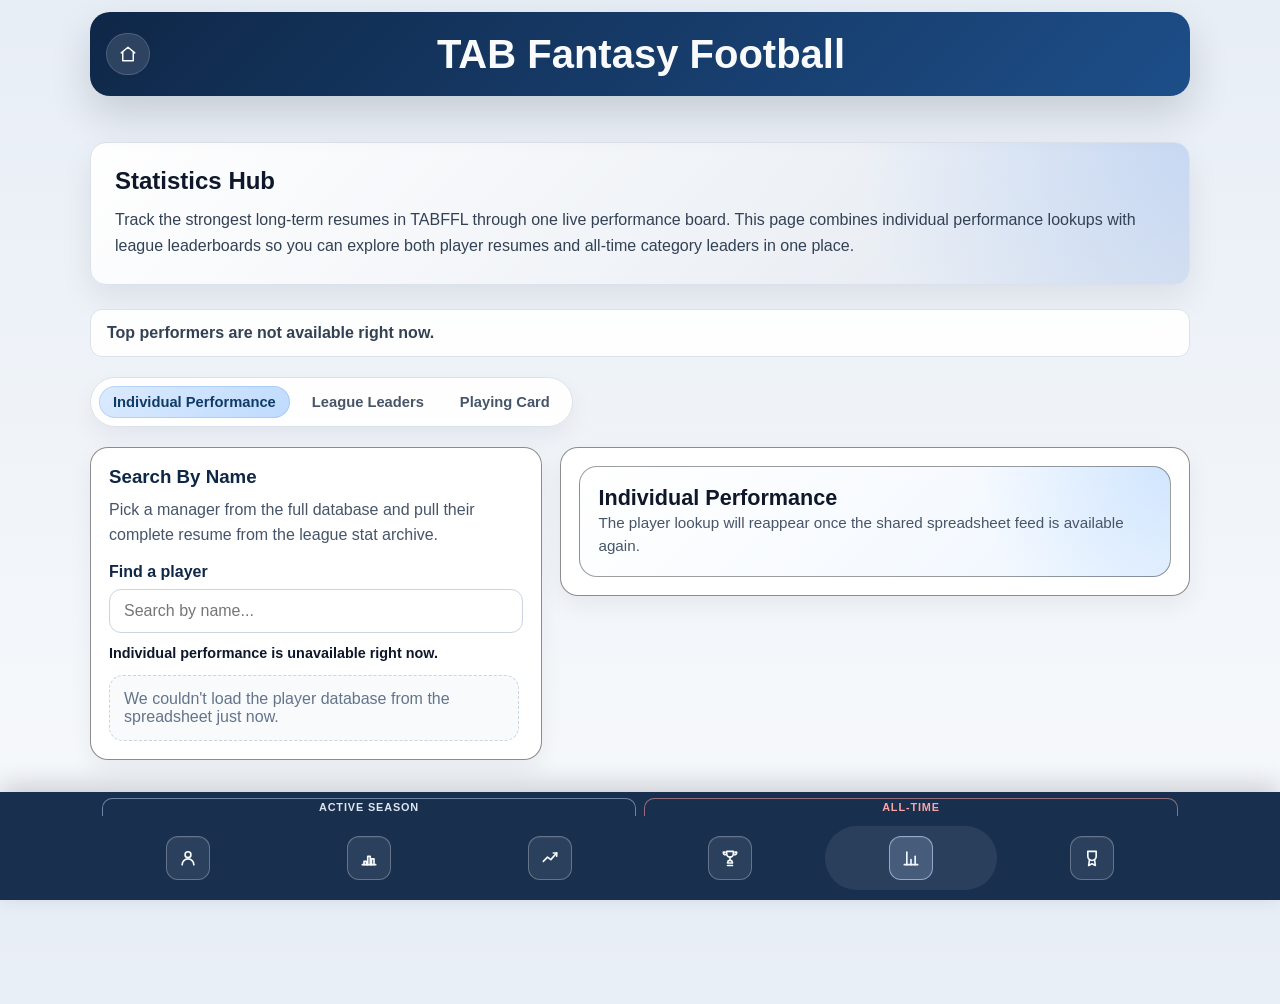
<file: top-performers.html>
<!DOCTYPE html>
<html lang="en">
<head>
    <meta charset="utf-8">
    <meta name="viewport" content="width=device-width,initial-scale=1">
    <meta name="theme-color" content="#0f2747">
    <title>Statistics Hub</title>
    <link rel="stylesheet" href="styles.css?v=20260321d">
    <style>
        .site-footer {
            position: fixed;
            left: 0;
            right: 0;
            bottom: 0;
            margin: 0;
            border-radius: 0;
            z-index: 999;
        }

        body {
            padding-bottom: 84px;
        }

        html {
            scroll-behavior: smooth;
        }

        .site-footer .footer-nav {
            justify-content: space-around;
        }

        .page-intro {
            margin-bottom: 24px;
            padding: 24px;
            border: 1px solid #dbe2ea;
            border-radius: 16px;
            background:
                radial-gradient(circle at top right, rgba(59, 130, 246, 0.18), transparent 30%),
                linear-gradient(135deg, rgba(255, 255, 255, 0.98), rgba(226, 232, 240, 0.92));
            box-shadow: 0 14px 32px rgba(15, 23, 42, 0.08);
        }

        .page-intro h2 {
            margin: 0 0 12px;
        }

        .page-intro p {
            margin: 0;
            line-height: 1.65;
            color: #334155;
        }

        .performers-shell {
            display: grid;
            gap: 20px;
        }

        .performers-status {
            padding: 14px 16px;
            border-radius: 12px;
            background: rgba(255, 255, 255, 0.92);
            border: 1px solid #dbe2ea;
            color: #334155;
            font-weight: 600;
        }

        .performers-app {
            display: grid;
            gap: 20px;
        }

        .control-stack {
            display: grid;
            gap: 10px;
        }

        .view-switcher {
            display: inline-flex;
            align-items: center;
            gap: 8px;
            padding: 8px;
            border: 1px solid #dbe2ea;
            border-radius: 999px;
            background: rgba(255, 255, 255, 0.96);
            box-shadow: 0 10px 24px rgba(15, 23, 42, 0.06);
            width: fit-content;
        }

        .view-button {
            border: 0;
            border-radius: 999px;
            padding: 8px 14px;
            font: inherit;
            font-weight: 700;
            font-size: 0.92rem;
            color: #475569;
            background: transparent;
            cursor: pointer;
            transition: background 0.18s ease, color 0.18s ease, box-shadow 0.18s ease;
        }

        .view-button.active {
            color: #0f3b66;
            background: linear-gradient(135deg, #dbeafe, #bfdbfe);
            box-shadow: inset 0 0 0 1px rgba(59, 130, 246, 0.2);
        }

        .performers-view[hidden] {
            display: none;
        }

        .hero-grid {
            display: grid;
            grid-template-columns: 1fr;
            gap: 18px;
        }

        .hero-panel,
        .category-panel {
            padding: 18px;
            border: 1px solid rgba(0, 0, 0, 0.45);
            border-radius: 18px;
            background: rgba(255, 255, 255, 0.96);
            box-shadow: 0 10px 24px rgba(15, 23, 42, 0.06);
        }

        .hero-panel h3,
        .category-panel h3 {
            margin: 0 0 10px;
            color: #0f2747;
        }

        .hero-panel p {
            margin: 0;
            color: #475569;
            line-height: 1.55;
        }

        .headline-grid {
            display: grid;
            grid-template-columns: repeat(auto-fit, minmax(220px, 1fr));
            gap: 12px;
            margin-top: 16px;
        }

        .headline-card {
            display: grid;
            gap: 10px;
            padding: 14px;
            border-radius: 16px;
            border: 1px solid rgba(0, 0, 0, 0.4);
            background: linear-gradient(180deg, #ffffff, #f8fafc);
        }

        .headline-label {
            margin: 0 0 6px;
            color: #64748b;
            font-size: 0.78rem;
            font-weight: 700;
            text-transform: uppercase;
            letter-spacing: 0.08em;
        }

        .headline-name {
            margin: 0;
            color: #0f172a;
            font-size: 1.08rem;
            font-weight: 700;
        }

        .headline-metric {
            margin: 6px 0 0;
            color: #1d4ed8;
            font-size: 0.92rem;
            font-weight: 700;
        }

        .headline-jump {
            justify-self: start;
            padding: 8px 12px;
            border-radius: 999px;
            border: 1px solid #bfdbfe;
            background: linear-gradient(135deg, #eff6ff, #dbeafe);
            color: #0f3b66;
            font-size: 0.82rem;
            font-weight: 700;
            text-decoration: none;
            transition: background 0.18s ease, border-color 0.18s ease, transform 0.18s ease;
        }

        .headline-jump:hover,
        .headline-jump:focus-visible {
            background: linear-gradient(135deg, #dbeafe, #bfdbfe);
            border-color: #93c5fd;
            transform: translateY(-1px);
        }

        .headline-jump:focus-visible {
            outline: 2px solid rgba(59, 130, 246, 0.22);
            outline-offset: 2px;
        }

        .categories-grid {
            display: grid;
            gap: 18px;
        }

        .individual-layout {
            display: grid;
            grid-template-columns: minmax(280px, 0.92fr) minmax(0, 1.28fr);
            gap: 18px;
            align-items: start;
        }

        .card-builder-layout {
            display: grid;
            grid-template-columns: minmax(280px, 0.92fr) minmax(0, 1.28fr);
            gap: 18px;
            align-items: start;
        }

        .player-search-panel,
        .player-detail-panel,
        .stats-group {
            padding: 18px;
            border: 1px solid rgba(0, 0, 0, 0.45);
            border-radius: 18px;
            background: rgba(255, 255, 255, 0.96);
            box-shadow: 0 10px 24px rgba(15, 23, 42, 0.06);
        }

        .player-search-panel h3,
        .player-detail-panel h3,
        .stats-group h4 {
            margin: 0 0 10px;
            color: #0f2747;
        }

        .player-search-panel p,
        .player-detail-panel p {
            margin: 0;
            color: #475569;
            line-height: 1.55;
        }

        .card-builder-panel,
        .card-preview-panel {
            padding: 18px;
            border: 1px solid rgba(0, 0, 0, 0.45);
            border-radius: 18px;
            background: rgba(255, 255, 255, 0.96);
            box-shadow: 0 10px 24px rgba(15, 23, 42, 0.06);
        }

        .card-builder-panel h3,
        .card-preview-panel h3 {
            margin: 0 0 10px;
            color: #0f2747;
        }

        .card-builder-panel p,
        .card-preview-panel p {
            margin: 0;
            color: #475569;
            line-height: 1.55;
        }

        .card-builder-panel label {
            display: block;
            margin: 16px 0 8px;
            color: #0f2747;
            font-weight: 700;
        }

        .card-search-input {
            width: 100%;
            padding: 12px 14px;
            border: 1px solid #cbd5e1;
            border-radius: 12px;
            font: inherit;
            color: #0f172a;
            background: #fff;
        }

        .card-search-input:focus {
            outline: 2px solid rgba(59, 130, 246, 0.2);
            outline-offset: 2px;
            border-color: #60a5fa;
        }

        .card-search-meta {
            margin-top: 12px;
            color: #64748b;
            font-size: 0.9rem;
        }

        .card-results {
            display: grid;
            gap: 10px;
            margin-top: 14px;
            max-height: 420px;
            overflow-y: auto;
            padding-right: 4px;
        }

        .card-result-button {
            display: flex;
            align-items: center;
            justify-content: space-between;
            gap: 12px;
            width: 100%;
            padding: 12px 14px;
            border: 1px solid rgba(0, 0, 0, 0.28);
            border-radius: 14px;
            background: linear-gradient(180deg, #ffffff, #f8fafc);
            color: #0f172a;
            font: inherit;
            text-align: left;
            cursor: pointer;
            transition: transform 0.18s ease, border-color 0.18s ease, background 0.18s ease;
        }

        .card-result-button:hover,
        .card-result-button:focus-visible {
            border-color: #93c5fd;
            background: linear-gradient(180deg, #eff6ff, #dbeafe);
            transform: translateY(-1px);
        }

        .card-result-button.active {
            border-color: #60a5fa;
            background: linear-gradient(135deg, #dbeafe, #bfdbfe);
            box-shadow: inset 0 0 0 1px rgba(59, 130, 246, 0.18);
        }

        .card-result-name {
            margin: 0;
            font-weight: 700;
        }

        .card-result-tag {
            color: #475569;
            font-size: 0.82rem;
            font-weight: 700;
            white-space: nowrap;
        }

        .card-build-actions {
            display: flex;
            align-items: center;
            gap: 12px;
            margin-top: 18px;
            flex-wrap: wrap;
        }

        .card-build-button {
            border: 0;
            border-radius: 999px;
            padding: 12px 18px;
            font: inherit;
            font-weight: 700;
            color: #fff;
            background: linear-gradient(135deg, #0f3b66, #2563eb);
            box-shadow: 0 10px 22px rgba(37, 99, 235, 0.22);
            cursor: pointer;
            transition: transform 0.18s ease, box-shadow 0.18s ease, opacity 0.18s ease;
        }

        .card-build-button:hover,
        .card-build-button:focus-visible {
            transform: translateY(-1px);
            box-shadow: 0 14px 26px rgba(37, 99, 235, 0.28);
        }

        .card-build-button:disabled {
            cursor: not-allowed;
            opacity: 0.6;
            box-shadow: none;
            transform: none;
        }

        .card-build-button.secondary {
            color: #0f3b66;
            background: linear-gradient(135deg, #e2e8f0, #cbd5e1);
            box-shadow: 0 10px 22px rgba(15, 23, 42, 0.12);
        }

        .card-build-button.secondary:hover,
        .card-build-button.secondary:focus-visible {
            box-shadow: 0 14px 26px rgba(15, 23, 42, 0.18);
        }

        .card-selection-meta {
            color: #64748b;
            font-size: 0.92rem;
        }

        .playing-card {
            position: relative;
            overflow: hidden;
            padding: 22px;
            border-radius: 24px;
            border: 1px solid rgba(15, 59, 102, 0.18);
            background:
                radial-gradient(circle at top right, rgba(96, 165, 250, 0.28), transparent 28%),
                radial-gradient(circle at bottom left, rgba(14, 116, 144, 0.14), transparent 26%),
                linear-gradient(145deg, #ffffff, #eaf2ff 58%, #dce9ff);
            box-shadow: 0 18px 40px rgba(15, 23, 42, 0.12);
        }

        .playing-card::after {
            content: "";
            position: absolute;
            inset: 10px;
            border-radius: 18px;
            border: 1px solid rgba(15, 59, 102, 0.08);
            pointer-events: none;
        }

        .playing-card-mobile-note {
            display: none;
            margin: 0 0 12px;
            color: #475569;
            font-size: 0.83rem;
            letter-spacing: 0.02em;
        }

        @media (max-width: 720px) {
            .playing-card-mobile-note {
                display: block;
            }
        }

        .playing-card-header {
            position: relative;
            z-index: 1;
            display: flex;
            align-items: stretch;
            justify-content: space-between;
            gap: 16px;
            margin-bottom: 22px;
        }

        .playing-card-kicker {
            margin: 0 0 6px;
            color: #1d4ed8;
            font-size: 0.78rem;
            font-weight: 800;
            letter-spacing: 0.08em;
            text-transform: uppercase;
        }

        .playing-card-header h4 {
            margin: 0;
            color: #0f172a;
            font-size: 1.55rem;
        }

        .playing-card-identity {
            display: flex;
            align-items: stretch;
            gap: 18px;
            min-width: 0;
            flex: 1 1 auto;
        }

        .playing-card-photo {
            width: 132px;
            height: 156px;
            border-radius: 24px;
            object-fit: cover;
            border: 3px solid rgba(255, 255, 255, 0.92);
            box-shadow: 0 10px 24px rgba(15, 23, 42, 0.16);
            background: linear-gradient(135deg, #dbeafe, #bfdbfe);
            flex-shrink: 0;
        }

        .playing-card-copy {
            display: flex;
            flex-direction: column;
            justify-content: center;
            min-width: 0;
            width: 100%;
            overflow-wrap: break-word;
            white-space: normal;
        }

        .playing-card-years {
            margin: 10px 0 0;
            color: #334155;
            font-size: 0.98rem;
            font-weight: 700;
            letter-spacing: 0.02em;
        }

        .playing-card-chip {
            display: inline-flex;
            align-items: center;
            align-self: flex-start;
            padding: 8px 12px;
            border-radius: 999px;
            background: rgba(255, 255, 255, 0.82);
            border: 1px solid rgba(59, 130, 246, 0.2);
            color: #0f3b66;
            font-size: 0.8rem;
            font-weight: 700;
            white-space: nowrap;
        }

        @media (max-width: 900px) {
            .playing-card-mobile-note {
                display: block;
            }

            .playing-card-header {
                flex-wrap: wrap;
                align-items: flex-start;
                justify-content: flex-start;
            }

            .playing-card-identity {
                width: 100%;
                gap: 12px;
            }

            .playing-card-photo {
                width: 96px;
                height: 112px;
            }

            .playing-card-copy {
                flex: 1 1 0;
                min-width: 0;
                overflow-wrap: break-word;
            }

            .playing-card-kicker,
            .playing-card-header h4,
            .playing-card-years {
                white-space: normal;
                overflow-wrap: break-word;
                word-break: normal;
                max-width: 100%;
            }

            .playing-card-kicker {
                font-size: 0.72rem;
            }

            .playing-card-header h4 {
                font-size: 1.2rem;
                line-height: 1.15;
            }
        }

        .playing-card-stats {
            position: relative;
            z-index: 1;
            display: grid;
            grid-template-columns: repeat(3, minmax(0, 1fr));
            gap: 12px;
        }

        .playing-card-stat {
            padding: 14px;
            border-radius: 18px;
            border: 1px solid rgba(15, 59, 102, 0.1);
            background: rgba(255, 255, 255, 0.8);
        }

        .playing-card-stat-label {
            display: block;
            margin-bottom: 8px;
            color: #64748b;
            font-size: 0.76rem;
            font-weight: 800;
            letter-spacing: 0.08em;
            text-transform: uppercase;
        }

        .playing-card-stat-value {
            display: block;
            color: #0f172a;
            font-size: 1.45rem;
            font-weight: 800;
        }

        .playing-card-stat-subtle,
        .playing-card-season-subtle {
            color: #94a3b8;
            font-size: 0.72em;
            font-weight: 700;
        }

        .playing-card-note {
            color: #64748b;
            font-size: 0.92rem;
        }

        .playing-card-section {
            position: relative;
            z-index: 1;
            margin-top: 16px;
            padding: 16px;
            border-radius: 20px;
            border: 1px solid rgba(15, 59, 102, 0.1);
            background: rgba(255, 255, 255, 0.76);
        }

        .playing-card-section-header {
            display: flex;
            align-items: baseline;
            justify-content: space-between;
            gap: 10px;
            margin-bottom: 12px;
        }

        .playing-card-section-header h5 {
            margin: 0;
            color: #0f172a;
            font-size: 1rem;
        }

        .playing-card-section-header span {
            color: #64748b;
            font-size: 0.78rem;
            font-weight: 700;
            letter-spacing: 0.08em;
            text-transform: uppercase;
        }

        .playing-card-summary-grid {
            display: grid;
            grid-template-columns: repeat(2, minmax(0, 1fr));
            gap: 12px;
        }

        .playing-card-seasons {
            position: relative;
            z-index: 1;
            margin-top: 16px;
            padding: 16px;
            border-radius: 20px;
            border: 1px solid rgba(15, 59, 102, 0.1);
            background: rgba(255, 255, 255, 0.76);
        }

        .playing-card-seasons-header {
            display: flex;
            align-items: baseline;
            justify-content: space-between;
            gap: 10px;
            margin-bottom: 12px;
        }

        .playing-card-seasons-header h5 {
            margin: 0;
            color: #0f172a;
            font-size: 1rem;
        }

        .playing-card-seasons-header span {
            color: #64748b;
            font-size: 0.78rem;
            font-weight: 700;
            letter-spacing: 0.08em;
            text-transform: uppercase;
        }

        .playing-card-season-table {
            display: grid;
            gap: 8px;
            min-width: 940px;
        }

        .playing-card-season-head {
            position: sticky;
            top: 0;
            z-index: 4;
            display: grid;
            grid-template-columns: minmax(72px, 0.8fr) minmax(88px, 0.9fr) minmax(92px, 0.9fr) minmax(88px, 0.95fr) minmax(80px, 0.8fr) minmax(80px, 0.8fr) minmax(100px, 0.95fr) minmax(88px, 0.9fr) minmax(96px, 0.95fr) minmax(96px, 0.95fr);
            gap: 10px;
            align-items: center;
            padding: 10px 14px;
            border-radius: 18px;
            background: linear-gradient(135deg, rgba(219, 234, 254, 0.98), rgba(191, 219, 254, 0.94));
            border: 1px solid rgba(96, 165, 250, 0.28);
            box-shadow: 0 12px 24px rgba(15, 23, 42, 0.08);
        }

        .playing-card-season-head-cell {
            color: #0f2747;
            font-size: 0.7rem;
            font-weight: 900;
            letter-spacing: 0.08em;
            text-transform: uppercase;
        }

        .playing-card-season-head-cell.is-sticky {
            position: sticky;
            left: 0;
            z-index: 5;
            display: flex;
            align-items: center;
            min-height: 100%;
            padding-right: 12px;
            background: linear-gradient(135deg, rgba(191, 219, 254, 0.99), rgba(147, 197, 253, 0.96));
            box-shadow: 12px 0 18px -18px rgba(15, 23, 42, 0.35);
        }

        .playing-card-season-scroller {
            width: 100%;
            overflow-x: auto;
            overflow-y: hidden;
            padding-bottom: 6px;
            -webkit-overflow-scrolling: touch;
            scrollbar-width: thin;
            scrollbar-color: rgba(37, 99, 235, 0.45) rgba(219, 234, 254, 0.55);
        }

        .playing-card-season-scroller::-webkit-scrollbar {
            height: 10px;
        }

        .playing-card-season-scroller::-webkit-scrollbar-track {
            border-radius: 999px;
            background: rgba(219, 234, 254, 0.55);
        }

        .playing-card-season-scroller::-webkit-scrollbar-thumb {
            border-radius: 999px;
            background: linear-gradient(90deg, rgba(37, 99, 235, 0.55), rgba(14, 116, 144, 0.55));
        }

        .playing-card-season-row {
            display: grid;
            grid-template-columns: minmax(72px, 0.8fr) minmax(88px, 0.9fr) minmax(92px, 0.9fr) minmax(88px, 0.95fr) minmax(80px, 0.8fr) minmax(80px, 0.8fr) minmax(100px, 0.95fr) minmax(88px, 0.9fr) minmax(96px, 0.95fr) minmax(96px, 0.95fr);
            gap: 10px;
            align-items: center;
            padding: 12px 14px;
            border-radius: 18px;
            background:
                linear-gradient(180deg, rgba(255, 255, 255, 0.98), rgba(239, 246, 255, 0.92)),
                linear-gradient(90deg, rgba(191, 219, 254, 0.22), rgba(186, 230, 253, 0.18));
            border: 1px solid rgba(148, 163, 184, 0.18);
            box-shadow: 0 8px 18px rgba(15, 23, 42, 0.05);
        }

        .playing-card-season-year {
            position: sticky;
            left: 0;
            z-index: 2;
            display: flex;
            align-items: center;
            color: #0f172a;
            font-weight: 800;
            font-size: 1rem;
            letter-spacing: 0.01em;
            min-height: 100%;
            padding-right: 12px;
            background:
                linear-gradient(180deg, rgba(255, 255, 255, 0.99), rgba(239, 246, 255, 0.96)),
                linear-gradient(90deg, rgba(219, 234, 254, 0.35), rgba(191, 219, 254, 0.18));
            box-shadow: 12px 0 18px -18px rgba(15, 23, 42, 0.35);
        }

        .playing-card-season-stat {
            display: grid;
            gap: 2px;
            justify-items: start;
        }

        .playing-card-season-stat-label {
            color: #64748b;
            font-size: 0.66rem;
            font-weight: 800;
            letter-spacing: 0.08em;
            text-transform: uppercase;
        }

        .playing-card-season-stat-value {
            color: #0f172a;
            font-size: 0.92rem;
            font-weight: 800;
        }

        .playing-card-season-row:nth-child(even) {
            background:
                linear-gradient(180deg, rgba(248, 250, 252, 0.98), rgba(239, 246, 255, 0.88)),
                linear-gradient(90deg, rgba(219, 234, 254, 0.18), rgba(224, 242, 254, 0.16));
        }

        .playing-card-season-flag {
            display: inline-flex;
            align-items: center;
            justify-content: center;
            padding: 6px 10px;
            border-radius: 999px;
            border: 1px solid rgba(148, 163, 184, 0.32);
            background: rgba(255, 255, 255, 0.95);
            color: #334155;
            font-size: 0.76rem;
            font-weight: 800;
            text-transform: uppercase;
            letter-spacing: 0.06em;
        }

        .playing-card-season-flag.is-champ {
            border-color: #fbbf24;
            background: linear-gradient(135deg, #fef3c7, #fde68a);
            color: #854d0e;
        }

        .player-search-panel label {
            display: block;
            margin: 16px 0 8px;
            color: #0f2747;
            font-weight: 700;
        }

        .player-search-input {
            width: 100%;
            padding: 12px 14px;
            border: 1px solid #cbd5e1;
            border-radius: 12px;
            font: inherit;
            color: #0f172a;
            background: #fff;
        }

        .player-search-input:focus {
            outline: 2px solid rgba(59, 130, 246, 0.2);
            outline-offset: 2px;
            border-color: #60a5fa;
        }

        .player-search-meta {
            margin-top: 12px;
            color: #64748b;
            font-size: 0.9rem;
        }

        .player-search-meta strong {
            color: #0f172a;
        }

        .player-results {
            display: grid;
            gap: 10px;
            margin-top: 14px;
            max-height: 420px;
            overflow-y: auto;
            padding-right: 4px;
        }

        .player-result-button {
            display: flex;
            align-items: center;
            justify-content: space-between;
            gap: 12px;
            width: 100%;
            padding: 12px 14px;
            border: 1px solid rgba(0, 0, 0, 0.28);
            border-radius: 14px;
            background: linear-gradient(180deg, #ffffff, #f8fafc);
            color: #0f172a;
            font: inherit;
            text-align: left;
            cursor: pointer;
            transition: transform 0.18s ease, border-color 0.18s ease, background 0.18s ease;
        }

        .player-result-button:hover,
        .player-result-button:focus-visible {
            border-color: #93c5fd;
            background: linear-gradient(180deg, #eff6ff, #dbeafe);
            transform: translateY(-1px);
        }

        .player-result-button.active {
            border-color: #60a5fa;
            background: linear-gradient(135deg, #dbeafe, #bfdbfe);
            box-shadow: inset 0 0 0 1px rgba(59, 130, 246, 0.18);
        }

        .player-result-name {
            margin: 0;
            font-weight: 700;
        }

        .player-result-meta {
            color: #475569;
            font-size: 0.82rem;
            font-weight: 700;
            white-space: nowrap;
        }

        .player-empty {
            padding: 14px;
            border-radius: 14px;
            border: 1px dashed #cbd5e1;
            background: #f8fafc;
            color: #64748b;
        }

        .player-spotlight {
            display: grid;
            gap: 16px;
        }

        .player-summary {
            display: grid;
            gap: 12px;
            padding: 18px;
            border-radius: 18px;
            border: 1px solid rgba(0, 0, 0, 0.38);
            background:
                radial-gradient(circle at top right, rgba(147, 197, 253, 0.35), transparent 32%),
                linear-gradient(135deg, #ffffff, #eff6ff);
        }

        .player-summary-top {
            display: flex;
            align-items: start;
            justify-content: space-between;
            gap: 12px;
            flex-wrap: wrap;
        }

        .player-summary h3 {
            margin: 0;
            color: #0f172a;
            font-size: 1.35rem;
        }

        .player-summary-copy {
            color: #475569;
            font-size: 0.95rem;
        }

        .champion-badge {
            display: inline-flex;
            align-items: center;
            justify-content: center;
            padding: 8px 12px;
            border-radius: 999px;
            border: 1px solid #fcd34d;
            background: linear-gradient(135deg, #fef3c7, #fde68a);
            color: #854d0e;
            font-size: 0.86rem;
            font-weight: 800;
            white-space: nowrap;
        }

        .summary-highlights {
            display: grid;
            grid-template-columns: repeat(auto-fit, minmax(140px, 1fr));
            gap: 10px;
        }

        .summary-chip.champs-highlight {
            grid-column: 1 / -1;
        }

        @media (min-width: 701px) {
            .summary-chip.champs-highlight {
                grid-column: 2;
            }
        }

        .summary-chip {
            padding: 12px;
            border-radius: 14px;
            border: 1px solid rgba(0, 0, 0, 0.22);
            background: rgba(255, 255, 255, 0.88);
        }

        .summary-chip.tier-1 {
            background: linear-gradient(135deg, #f8fafc, #dbeafe);
            border-color: #94a3b8;
            color: #334155;
        }

        .summary-chip.tier-2 {
            background: linear-gradient(135deg, #fef3c7, #fed7aa);
            border-color: #b45309;
            color: #9a3412;
        }

        .summary-chip.tier-3 {
            background: linear-gradient(135deg, #f8fafc, #e5e7eb);
            border-color: #9ca3af;
            color: #4b5563;
        }

        .summary-chip.tier-4 {
            background: linear-gradient(135deg, #fef3c7, #fde68a);
            border-color: #ca8a04;
            color: #854d0e;
        }

        .summary-chip-label,
        .stat-card-label {
            display: block;
            color: #64748b;
            font-size: 0.7rem;
            font-weight: 700;
            letter-spacing: 0.08em;
            text-transform: uppercase;
        }

        .summary-chip-badge-level {
            display: block;
            margin-top: 3px;
            font-size: 0.58rem;
            font-weight: 700;
            letter-spacing: 0.06em;
            text-transform: uppercase;
            opacity: 0.82;
        }

        .summary-chip-value {
            display: block;
            margin-top: 5px;
            color: #0f172a;
            font-size: 1.08rem;
            font-weight: 800;
        }

        .summary-chip.tier-1 .summary-chip-label,
        .summary-chip.tier-2 .summary-chip-label,
        .summary-chip.tier-3 .summary-chip-label,
        .summary-chip.tier-4 .summary-chip-label,
        .summary-chip.tier-1 .summary-chip-value,
        .summary-chip.tier-2 .summary-chip-value,
        .summary-chip.tier-3 .summary-chip-value,
        .summary-chip.tier-4 .summary-chip-value {
            color: inherit;
        }

        .matchup-summary-grid {
            display: grid;
            gap: 16px;
        }

        @media (min-width: 720px) {
            .matchup-summary-grid {
                grid-template-columns: 1fr 1fr;
            }
        }

        .matchup-panel {
            display: grid;
            gap: 12px;
            padding: 18px;
            border-radius: 18px;
            border: 1px solid rgba(148, 163, 184, 0.35);
            background: linear-gradient(180deg, #ffffff, #f8fafc);
            box-shadow: 0 1px 2px rgba(15, 23, 42, 0.06);
        }

        .matchup-panel h5 {
            margin: 0;
            font-size: 1rem;
            color: #0f172a;
        }

        .matchup-list {
            display: grid;
            gap: 10px;
        }

        .matchup-item {
            display: grid;
            gap: 6px;
            padding: 14px;
            border-radius: 14px;
            border: 1px solid rgba(148, 163, 184, 0.25);
            background: #ffffff;
        }

        .matchup-item strong {
            display: block;
            color: #0f172a;
            font-size: 0.98rem;
        }

        .matchup-item div {
            color: #475569;
            font-weight: 700;
        }

        .matchup-item small {
            display: block;
            color: #64748b;
        }

        .matchup-actions {
            display: flex;
            align-items: center;
            justify-content: space-between;
            gap: 12px;
            margin-top: 16px;
            flex-wrap: wrap;
        }

        .matchup-actions .view-button {
            padding: 10px 16px;
            border: 1px solid #93c5fd;
            background: linear-gradient(135deg, #dbeafe, #bfdbfe);
            color: #0f3b66;
            box-shadow: 0 8px 18px rgba(59, 130, 246, 0.18);
        }

        .matchup-actions .view-button:hover,
        .matchup-actions .view-button:focus-visible {
            background: linear-gradient(135deg, #bfdbfe, #93c5fd);
            color: #0b2f52;
        }

        .matchup-count {
            color: #64748b;
            font-size: 0.82rem;
            font-weight: 600;
            letter-spacing: 0.02em;
        }

        .matchup-history {
            margin-top: 14px;
            max-width: 100%;
            overflow: hidden;
        }

        .matchup-history-scroller {
            width: 100%;
            max-width: 100%;
            overflow-x: auto;
            overflow-y: hidden;
            -webkit-overflow-scrolling: touch;
            border: 1px solid rgba(15, 23, 42, 0.18);
            border-radius: 16px;
            background: #ffffff;
            box-shadow: 0 10px 24px rgba(15, 23, 42, 0.06);
        }

        .matchup-history-table {
            width: 100%;
            max-width: none;
            border-collapse: collapse;
            min-width: 480px;
        }

        .matchup-history-table th,
        .matchup-history-table td {
            padding: 12px 14px;
            border: 1px solid rgba(148, 163, 184, 0.35);
            text-align: center;
            vertical-align: middle;
            white-space: nowrap;
        }

        .matchup-history-table thead th {
            background: linear-gradient(180deg, #eff6ff, #dbeafe);
            color: #0f2747;
            font-size: 0.82rem;
            font-weight: 800;
            letter-spacing: 0.04em;
            text-transform: uppercase;
        }

        .matchup-history-table tbody td {
            color: #0f172a;
            font-weight: 600;
        }

        .matchup-history-table tbody tr:nth-child(even) {
            background: rgba(248, 250, 252, 0.9);
        }

        @media (max-width: 640px) {
            .matchup-actions {
                align-items: stretch;
            }

            .matchup-actions .view-button {
                width: 100%;
                justify-content: center;
                text-align: center;
                font-size: 0.88rem;
            }

            .matchup-count {
                width: 100%;
                text-align: center;
                font-size: 0.76rem;
            }

            .matchup-history-table th,
            .matchup-history-table td {
                padding: 10px 12px;
                font-size: 0.78rem;
            }

            .matchup-history-table thead th {
                font-size: 0.72rem;
            }
        }

        .stats-groups {
            display: grid;
            grid-template-columns: repeat(3, minmax(0, 1fr));
            gap: 14px;
        }

        .stats-group {
            display: grid;
            gap: 12px;
        }

        .stats-group h4 {
            margin-bottom: 0;
        }

        .stats-grid {
            display: grid;
            grid-template-columns: repeat(auto-fit, minmax(120px, 1fr));
            gap: 10px;
        }

        .stat-card {
            padding: 12px;
            border-radius: 14px;
            border: 1px solid rgba(0, 0, 0, 0.22);
            background: #f8fafc;
        }

        .stat-card-value {
            display: block;
            margin-top: 6px;
            color: #0f172a;
            font-size: 1rem;
            font-weight: 800;
            line-height: 1.3;
            word-break: break-word;
        }

        .category-header {
            display: flex;
            align-items: baseline;
            justify-content: space-between;
            gap: 12px;
            margin-bottom: 12px;
        }

        .category-subtitle {
            color: #64748b;
            font-size: 0.82rem;
            font-weight: 700;
            letter-spacing: 0.08em;
            text-transform: uppercase;
        }

        .performer-table {
            display: grid;
            gap: 8px;
        }

        .performer-row {
            display: grid;
            grid-template-columns: 52px minmax(0, 1.1fr) minmax(120px, 0.7fr) minmax(120px, 0.7fr);
            gap: 10px;
            align-items: center;
            padding: 12px;
            border-radius: 14px;
            background: #f8fafc;
            border: 1px solid rgba(0, 0, 0, 0.35);
        }

        .performer-row.top-three {
            background: linear-gradient(135deg, rgba(219, 234, 254, 0.8), rgba(239, 246, 255, 0.96));
            border-color: #bfdbfe;
        }

        .performer-rank {
            display: grid;
            place-items: center;
            min-height: 44px;
            border-radius: 12px;
            background: linear-gradient(135deg, #0f2747, #1d4ed8);
            color: white;
            font-weight: 800;
            font-size: 1rem;
        }

        .performer-name {
            margin: 0;
            color: #0f172a;
            font-size: 1.2rem;
            font-weight: 700;
        }

        .performer-stat {
            display: grid;
            gap: 2px;
            justify-items: end;
            text-align: right;
        }

        .performer-stat-label {
            color: #64748b;
            font-size: 0.72rem;
            font-weight: 700;
            text-transform: uppercase;
            letter-spacing: 0.08em;
        }

        .performer-stat-value {
            color: #0f172a;
            font-size: 0.98rem;
            font-weight: 700;
        }

        .footer-spacer {
            width: 100%;
            height: 160px;
            flex-shrink: 0;
        }

        @media (max-width: 700px) {
            .view-switcher {
                width: 100%;
                justify-content: stretch;
            }

            .view-button {
                flex: 1 1 0;
            }

            .hero-panel {
                padding: 14px;
            }

            .category-panel {
                padding: 14px;
            }

            .individual-layout,
            .card-builder-layout,
            .stats-groups {
                grid-template-columns: 1fr;
            }

            .player-search-panel,
            .player-detail-panel,
            .card-builder-panel,
            .card-preview-panel,
            .player-summary,
            .stats-group {
                padding: 14px;
            }

            .headline-grid {
                gap: 8px;
                margin-top: 12px;
            }

            .headline-card {
                gap: 6px;
                padding: 10px;
                border-radius: 12px;
            }

            .headline-label {
                margin: 0 0 4px;
                font-size: 0.68rem;
            }

            .headline-name {
                font-size: 0.94rem;
                line-height: 1.15;
            }

            .headline-metric {
                margin: 2px 0 0;
                font-size: 0.8rem;
            }

            .headline-jump {
                padding: 6px 9px;
                font-size: 0.7rem;
            }

            .category-header {
                gap: 8px;
                margin-bottom: 10px;
            }

            .category-panel h3 {
                margin-bottom: 6px;
                font-size: 1rem;
            }

            .category-subtitle {
                font-size: 0.7rem;
            }

            .performer-table {
                gap: 6px;
            }

            .performer-row {
                grid-template-columns: 48px minmax(0, 1fr) minmax(0, 1fr);
                gap: 8px 12px;
                padding: 9px;
                border-radius: 12px;
                align-items: start;
            }

            .performer-row > div:nth-child(2) {
                grid-column: 2 / 4;
            }

            .performer-stat {
                gap: 2px;
            }

            .performer-row > .performer-stat:nth-child(3) {
                grid-column: 2;
                justify-items: start;
                text-align: left;
            }

            .performer-row > .performer-stat:nth-child(4) {
                grid-column: 3;
                justify-items: end;
                text-align: right;
            }

            .performer-rank {
                min-height: 38px;
                border-radius: 10px;
                font-size: 0.9rem;
            }

            .performer-name {
                font-size: 1rem;
                line-height: 1.15;
            }

            .performer-stat-label {
                font-size: 0.64rem;
            }

            .performer-stat-value {
                font-size: 0.84rem;
            }

            .performer-stat-value {
                line-height: 1.35;
                word-break: break-word;
            }

            .player-results {
                max-height: 196px;
            }

            .card-results {
                max-height: 196px;
            }

            .playing-card-stats {
                grid-template-columns: 1fr;
            }

            .playing-card-summary-grid {
                grid-template-columns: 1fr;
            }

            .playing-card-season-head,
            .playing-card-season-table,
            .playing-card-season-row {
                min-width: 940px;
            }
        }
    </style>
</head>
<body>
    <div class="container">
        <header>
            <a class="header-home" href="/" aria-label="Home"><svg viewBox="0 0 24 24" aria-hidden="true"><path d="M3 10.5 12 3l9 7.5"></path><path d="M5 9.5V21h14V9.5"></path></svg><span class="sr-only">Home</span></a>
            <h1 class="site-title">TAB Fantasy Football</h1>
            <span class="header-spacer" aria-hidden="true"></span>
        </header>

        <main>
            <section class="page-intro">
                <h2>Statistics Hub</h2>
                <p>Track the strongest long-term resumes in TABFFL through one live performance board. This page combines individual performance lookups with league leaderboards so you can explore both player resumes and all-time category leaders in one place.</p>
            </section>

            <section class="performers-shell">
                <div id="performers-status" class="performers-status">Loading statistics hub...</div>

                <section id="performers-app" class="performers-app" hidden>
                    <div class="control-stack">
                        <div class="view-switcher" role="tablist" aria-label="Top performer views">
                            <button id="individual-view-button" class="view-button active" type="button" role="tab" aria-selected="true" aria-controls="individual-view">Individual Performance</button>
                            <button id="leaders-view-button" class="view-button" type="button" role="tab" aria-selected="false" aria-controls="leaders-view">League Leaders</button>
                            <button id="card-view-button" class="view-button" type="button" role="tab" aria-selected="false" aria-controls="card-view">Playing Card</button>
                        </div>
                    </div>

                    <section id="individual-view" class="performers-view">
                        <div class="individual-layout">
                            <section class="player-search-panel" aria-label="Search player performance">
                                <h3>Search By Name</h3>
                                <p>Pick a manager from the full database and pull their complete resume from the league stat archive.</p>
                                <label for="player-search-input">Find a player</label>
                                <input id="player-search-input" class="player-search-input" type="search" placeholder="Search by name..." autocomplete="off">
                                <div id="player-search-meta" class="player-search-meta"></div>
                                <div id="player-results" class="player-results"></div>
                            </section>

                            <section class="player-detail-panel" aria-label="Individual player performance">
                                <div id="player-detail" class="player-spotlight"></div>
                            </section>
                        </div>
                    </section>

                    <section id="leaders-view" class="performers-view" hidden>
                        <div class="hero-grid">
                            <section class="hero-panel" aria-label="Performance leaders">
                                <h3>League Leaders</h3>
                                <p>The top line from each leaderboard, so you can scan the biggest names at a glance before diving into the full rankings below.</p>
                                <div id="headline-grid" class="headline-grid"></div>
                            </section>
                        </div>

                        <section id="categories-grid" class="categories-grid" aria-label="Top performer categories"></section>
                    </section>

                    <section id="card-view" class="performers-view" hidden>
                        <div class="card-builder-layout">
                            <section class="card-builder-panel" aria-label="Build playing card">
                                <h3>Build Playing Card</h3>
                                <p>Select a manager, then build a quick card from the fantasy database spreadsheet. For now this pulls the name, number of years, and total wins from that player tab.</p>
                                <label for="card-search-input">Choose a player</label>
                                <input id="card-search-input" class="card-search-input" type="search" placeholder="Search by name..." autocomplete="off">
                                <div id="card-search-meta" class="card-search-meta"></div>
                                <div id="card-results" class="card-results"></div>
                            </section>

                            <section class="card-preview-panel" aria-label="Playing card preview">
                                <h3>Playing Card Preview</h3>
                                <p>Pick a name from the list and use the builder to load the first version of the card.</p>
                                <div class="card-build-actions">
                                    <button id="build-card-button" class="card-build-button" type="button" disabled>Build Playing Card</button>
                                    <button id="download-card-pdf-button" class="card-build-button secondary" type="button" disabled>Download PDF</button>
                                    <span id="card-selection-meta" class="card-selection-meta">No player selected</span>
                                </div>
                                <div id="playing-card-detail" class="player-spotlight"></div>
                            </section>
                        </div>
                    </section>
                </section>
            </section>
        </main>

        <div class="footer-spacer" aria-hidden="true"></div>

        <footer class="site-footer" role="contentinfo">
            <div class="footer-group-row" aria-hidden="true">
                <div class="footer-group-label active-season">Active Season</div>
                <div class="footer-group-label all-time">All-Time</div>
            </div>
            <nav class="footer-nav" role="navigation" aria-label="Main navigation">
                <a href="/profiles" aria-label="Profiles"><span class="footer-emblem" aria-hidden="true"><svg viewBox="0 0 24 24"><circle cx="12" cy="8" r="3.5"></circle><path d="M5 20a7 7 0 0 1 14 0"></path></svg></span><span class="sr-only">Profiles</span></a>
                <a href="/leagues" aria-label="League Standings"><span class="footer-emblem" aria-hidden="true"><svg viewBox="0 0 24 24"><path d="M4 20h16"></path><path d="M6 20v-4h3v4"></path><path d="M10.5 20V10h3v10"></path><path d="M15 20v-7h3v7"></path></svg></span><span class="sr-only">League Standings</span></a>
                <a href="/power-rankings" aria-label="Power Rankings"><span class="footer-emblem" aria-hidden="true"><svg viewBox="0 0 24 24"><path d="M4 16l5-5 4 3 7-8"></path><path d="M16 6h4v4"></path></svg></span><span class="sr-only">Power Rankings</span></a>
                <a href="/awards" aria-label="Awards"><span class="footer-emblem" aria-hidden="true"><svg viewBox="0 0 24 24"><path d="M8 4h8v3a4 4 0 0 1-8 0Z"></path><path d="M6 5H4a3 3 0 0 0 3 3"></path><path d="M18 5h2a3 3 0 0 1-3 3"></path><path d="M12 11v4"></path><path d="M9 21h6"></path><path d="M10 15h4l1 3H9Z"></path></svg></span><span class="sr-only">Awards</span></a>
                <a href="/top-performers" aria-current="page" aria-label="Top Performers"><span class="footer-emblem" aria-hidden="true"><svg viewBox="0 0 24 24"><path d="M4 20h16"></path><path d="M7 20V5"></path><path d="M12 20v-6"></path><path d="M17 20v-10"></path></svg></span><span class="sr-only">Top Performers</span></a>
                <a href="/badges" aria-label="Badges"><span class="footer-emblem" aria-hidden="true"><svg viewBox="0 0 24 24"><path d="M7 4h10v6a5 5 0 0 1-10 0Z"></path><path d="m9 14-1 7 4-2 4 2-1-7"></path></svg></span><span class="sr-only">Badges</span></a>
            </nav>
        </footer>
    </div>

    <script>
        document.addEventListener("DOMContentLoaded", () => {
            const TOP_PERFORMERS_FEED_URL = "https://docs.google.com/spreadsheets/d/133F4tY-UGVYqXR2H4ihMtPwq8d8LGwD5QZwszLke4_Y/gviz/tq?tqx=responseHandler:handleTopPerformersResponse&gid=373470926&range=A:E";
            const PLAYER_DATABASE_FEED_URL = "https://docs.google.com/spreadsheets/d/133F4tY-UGVYqXR2H4ihMtPwq8d8LGwD5QZwszLke4_Y/gviz/tq?tqx=responseHandler:handlePlayerDatabaseResponse&sheet=Database&range=A1:Y";
            const PLAYER_BADGES_FEED_URL = "https://docs.google.com/spreadsheets/d/133F4tY-UGVYqXR2H4ihMtPwq8d8LGwD5QZwszLke4_Y/gviz/tq?tqx=responseHandler:handlePlayerBadgesResponse&gid=1504575350&range=A1:I";
            const MATCHUPS_FEED_URL = "https://docs.google.com/spreadsheets/d/133F4tY-UGVYqXR2H4ihMtPwq8d8LGwD5QZwszLke4_Y/gviz/tq?tqx=responseHandler:handleMatchupsResponse&sheet=Matchups&range=A1:ZZ";
            const PLAYING_CARD_SPREADSHEET_ID = "10B_ufexH175N2Wy6iOjSlI7J4g0Nxgpu4rv0YaRHp3s";
            const FIREBASE_PROJECT_ID = "tabfflwebsite";
            const performersStatus = document.getElementById("performers-status");
            const performersApp = document.getElementById("performers-app");

            if (window.location.protocol === "file:") {
                performersStatus.hidden = false;
                performersStatus.textContent = "This page loads remote spreadsheet data. If it does not initialize correctly, serve it over HTTP instead of file:// and refresh the page.";
            }
        const headlineGrid = document.getElementById("headline-grid");
        const categoriesGrid = document.getElementById("categories-grid");
        const leadersView = document.getElementById("leaders-view");
        const individualView = document.getElementById("individual-view");
        const cardView = document.getElementById("card-view");
        const leadersViewButton = document.getElementById("leaders-view-button");
        const individualViewButton = document.getElementById("individual-view-button");
        const cardViewButton = document.getElementById("card-view-button");
        const playerSearchInput = document.getElementById("player-search-input");
        const playerSearchMeta = document.getElementById("player-search-meta");
        const playerResults = document.getElementById("player-results");
        const playerDetail = document.getElementById("player-detail");
        const cardSearchInput = document.getElementById("card-search-input");
        const cardSearchMeta = document.getElementById("card-search-meta");
        const cardResults = document.getElementById("card-results");
        const buildCardButton = document.getElementById("build-card-button");
        const downloadCardPdfButton = document.getElementById("download-card-pdf-button");
        const cardSelectionMeta = document.getElementById("card-selection-meta");
        const playingCardDetail = document.getElementById("playing-card-detail");
        const CATEGORY_DISPLAY_ORDER = [
            "Championships",
            "Season Total Points",
            "Season Winning Percentage",
            "Playoff Winning Percentage",
            "All Time Career Points and Wins",
            "Top Percentage Finishes",
            "Average Wins Per Season",
            "Average Points Per Season"
        ];
        const matchupsByPlayer = new Map();
        let matchupsLoaded = false;
        let matchupsFailed = false;

        const CATEGORY_CONFIG = [
            {
                key: "Season Winning Percentage",
                title: "Season Winning Percentage",
                subtitle: "Minimum 3 seasons",
                metricLabel: "Win %",
                detailLabel: "Record",
                formatter: (rank, name, valueA, valueB, valueC) => ({
                    rank,
                    name,
                    primary: valueA.text,
                    secondary: valueB && valueC ? `${valueB}-${valueC}` : ""
                })
            },
            {
                key: "Playoff Winning Percentage",
                title: "Playoff Winning Percentage",
                subtitle: "Postseason success rate",
                metricLabel: "Playoff %",
                detailLabel: "Playoff Totals",
                formatter: (rank, name, valueA, valueB, valueC) => ({
                    rank,
                    name,
                    primary: formatThreeDecimals(valueA.raw),
                    secondary: [valueB ? `${valueB} wins` : "", valueC ? `${valueC} pts` : ""].filter(Boolean).join(" | ")
                })
            },
            {
                key: "All Time Career Points and Wins",
                title: "All Time Career Points and Wins",
                subtitle: "All-time production blended with wins",
                metricLabel: "Adj Pts",
                detailLabel: "Wins",
                formatter: (rank, name, valueA, valueB, valueC) => ({
                    rank,
                    name,
                    primary: valueA.text,
                    secondary: valueC ? `${valueC} wins` : ""
                })
            },
            {
                key: "Championships",
                title: "Championships",
                subtitle: "Titles won",
                metricLabel: "Titles",
                detailLabel: "Resume",
                formatter: (rank, name, valueA) => ({
                    rank,
                    name,
                    primary: valueA.text,
                    secondary: "League championships"
                })
            },
            {
                key: "Season Total Points",
                title: "Season Total Points",
                subtitle: "Season points scored",
                metricLabel: "Points",
                detailLabel: "Season",
                formatter: (rank, name, valueA) => ({
                    rank,
                    name,
                    primary: valueA.text,
                    secondary: "Season scoring"
                })
            },
            {
                key: "Average Points Per Season",
                title: "Average Points Per Season",
                subtitle: "Season scoring average",
                metricLabel: "Avg Pts",
                detailLabel: "Season Avg",
                formatter: (rank, name, valueA) => ({
                    rank,
                    name,
                    primary: valueA.text,
                    secondary: "Per season average"
                })
            },
            {
                key: "Average Wins Per Season",
                title: "Average Wins Per Season",
                subtitle: "Wins Per Season",
                metricLabel: "Avg Finish",
                detailLabel: "Placement",
                formatter: (rank, name, valueA) => ({
                    rank,
                    name,
                    primary: valueA.text,
                    secondary: "Average season finish"
                })
            },
            {
                key: "Top Percentage Finishes",
                title: "Top Percentage Finishes",
                subtitle: "High-end weekly finishes",
                metricLabel: "Top %",
                detailLabel: "Finishes",
                formatter: (rank, name, valueA) => ({
                    rank,
                    name,
                    primary: valueA.text,
                    secondary: "Top-percentage results"
                })
            }
        ];
        const PLAYER_STAT_GROUPS = [
            {
                title: "Season Resume",
                stats: [
                    { index: 1, label: "Years" },
                    { index: 2, label: "Season Wins" },
                    { index: 3, label: "Season Losses" },
                    { index: 4, label: "Season Win %" },
                    { index: 5, label: "Season Points" },
                    { index: 18, label: "Top %'s" }
                ]
            },
            {
                title: "Playoff Resume",
                stats: [
                    { index: 6, label: "Playoff Wins" },
                    { index: 7, label: "Playoff Losses" },
                    { index: 8, label: "Playoff Win %" },
                    { index: 9, label: "Playoff Points" },
                    { index: 24, label: "Championships" },
                    { key: "playoffWinsPerSeason", label: "PO Wins / Season" }
                ]
            },
            {
                title: "Career Pace",
                stats: [
                    { index: 10, label: "Total Wins" },
                    { index: 11, label: "Total Losses" },
                    { index: 12, label: "Career Win %" },
                    { index: 17, label: "Total Points" },
                    { index: 13, label: "Wins Per Season" },
                    { index: 15, label: "Points Per Season" }
                ]
            }
        ];
        const BASE_TIER_LABELS = new Set([
            "30+ Wins",
            "5+ Years",
            "10,000+ Points",
            "10+ PO Wins",
            "100+ Acquisitions",
            "30+ Top %'s",
            "3+ Champs"
        ]);

        let leadersLoaded = false;
        let leadersFailed = false;
        let playerDatabaseLoaded = false;
        let playerDatabaseFailed = false;
        let playerBadgesLoaded = false;
        let players = [];
        let selectedPlayerName = "";
        let selectedCardPlayerName = "";
        let builtPlayingCard = null;
        let badgePeopleByName = new Map();
        const cardPlayerCache = new Map();
        const profilePicsByName = new Map();
        let profilePicsLoaded = false;
        let profilePicsLoadingPromise = null;

        function normalizeCell(cell) {
            if (!cell) {
                return { text: "", raw: "" };
            }

            const rawValue = cell.v ?? "";
            return {
                text: (cell.f || String(rawValue)).trim(),
                raw: rawValue
            };
        }

        function escapeHtml(value) {
            return String(value ?? "")
                .replace(/&/g, "&amp;")
                .replace(/</g, "&lt;")
                .replace(/>/g, "&gt;")
                .replace(/\"/g, "&quot;")
                .replace(/'/g, "&#39;");
        }

        function formatThreeDecimals(value) {
            const numericValue = Number(value);
            if (Number.isNaN(numericValue)) {
                return value;
            }
            return numericValue.toFixed(3);
        }

        function getDisplayValue(value) {
            return value || "N/A";
        }

        function formatOneDecimal(value) {
            const numericValue = Number(value);
            if (Number.isNaN(numericValue)) {
                return "N/A";
            }

            return numericValue.toFixed(1);
        }

        function formatInteger(value) {
            const numericValue = Number(value);
            if (Number.isNaN(numericValue)) {
                return "0";
            }

            return String(Math.round(numericValue));
        }

        function formatYearSpan(years) {
            const numericYears = years
                .map((year) => Number(year))
                .filter((year) => !Number.isNaN(year))
                .sort((left, right) => left - right);

            if (!numericYears.length) {
                return "No seasons found";
            }

            const uniqueYears = [...new Set(numericYears)];

            if (uniqueYears.length === 1) {
                return String(uniqueYears[0]);
            }

            const isContinuous = uniqueYears.every((year, index) => (
                index === 0 || year === uniqueYears[index - 1] + 1
            ));

            if (isContinuous) {
                return `${uniqueYears[0]}-${uniqueYears[uniqueYears.length - 1]}`;
            }

            return uniqueYears.join(", ");
        }

        function formatFlexibleNumber(value) {
            const numericValue = Number(value);
            if (Number.isNaN(numericValue)) {
                return String(value || "0");
            }

            if (Number.isInteger(numericValue)) {
                return String(numericValue);
            }

            return numericValue.toFixed(2).replace(/\.?0+$/, "");
        }

        function formatNumberWithCommas(value) {
            const numericValue = Number(value);
            if (Number.isNaN(numericValue)) {
                return String(value || "0");
            }

            if (Number.isInteger(numericValue)) {
                return numericValue.toLocaleString("en-US");
            }

            return numericValue.toLocaleString("en-US", {
                minimumFractionDigits: 0,
                maximumFractionDigits: 2
            });
        }

        function normalizeName(value) {
            return String(value || "").trim().toLowerCase();
        }

        function buildFirestoreValue(fieldValue) {
            if (!fieldValue || typeof fieldValue !== "object") {
                return "";
            }

            if (typeof fieldValue.stringValue === "string") {
                return fieldValue.stringValue;
            }

            if (typeof fieldValue.integerValue === "string" || typeof fieldValue.integerValue === "number") {
                return String(fieldValue.integerValue);
            }

            if (typeof fieldValue.doubleValue === "number") {
                return String(fieldValue.doubleValue);
            }

            if (typeof fieldValue.booleanValue === "boolean") {
                return String(fieldValue.booleanValue);
            }

            return "";
        }

        function findHeader(headers, patterns) {
            const normalized = headers.map((header) => String(header || "").toLowerCase());
            for (const pattern of patterns) {
                const index = normalized.findIndex((header) => header.includes(pattern));
                if (index !== -1) {
                    return headers[index];
                }
            }
            return null;
        }

        function parseWinsLosses(value) {
            const text = String(value || "").trim();
            const match = text.match(/(\d+)\s*[-–]\s*(\d+)/);
            if (match) {
                return { wins: Number(match[1]), losses: Number(match[2]) };
            }
            const numbers = text.match(/\d+/g);
            if (numbers && numbers.length >= 2) {
                return { wins: Number(numbers[0]), losses: Number(numbers[1]) };
            }
            return { wins: 0, losses: 0 };
        }

        function parseWinPercentage(value) {
            const text = String(value || "").trim().replace("%", "");
            const numeric = Number(text);
            if (!Number.isNaN(numeric)) {
                return numeric / 100;
            }
            return NaN;
        }

        function buildMatchupRecord(matchup) {
            if (typeof matchup.wins === "number" && typeof matchup.losses === "number") {
                return `${matchup.wins}-${matchup.losses}`;
            }
            return matchup.rawRecord || "";
        }

        function getMatchupsForPlayer(playerName) {
            return matchupsByPlayer.get(normalizeName(playerName)) || [];
        }

        function computeMatchupScore(matchup) {
            const wins = Number(matchup.wins) || 0;
            const losses = Number(matchup.losses) || 0;
            const totalGames = wins + losses;
            const winPct = Number(matchup.winPct);
            const percentage = Number.isNaN(winPct)
                ? (totalGames ? wins / totalGames : 0)
                : winPct;
            return percentage * Math.sqrt(totalGames);
        }

        function compareMatchupsForHistory(left, right) {
            const leftScore = computeMatchupScore(left);
            const rightScore = computeMatchupScore(right);
            if (rightScore !== leftScore) {
                return rightScore - leftScore;
            }
            if (right.wins !== left.wins) {
                return right.wins - left.wins;
            }
            if (left.wins === 0 && right.wins === 0 && left.losses !== right.losses) {
                return left.losses - right.losses;
            }
            return right.totalGames - left.totalGames;
        }

        function buildMatchupSummary(player) {
            const matchups = getMatchupsForPlayer(player.name)
                .filter((matchup) => matchup.opponent && normalizeName(matchup.opponent) !== normalizeName(player.name));

            if (!matchups.length) {
                return null;
            }

            const rowsWithScores = matchups.map((matchup) => ({
                ...matchup,
                score: computeMatchupScore(matchup)
            }));

            const sortedRows = rowsWithScores.slice().sort(compareMatchupsForHistory);
            const best = sortedRows.slice(0, 3);
            const worst = sortedRows.slice(-3).slice().reverse();

            return {
                best,
                worst,
                total: rowsWithScores.length
            };
        }

        function renderMatchupPreview(player) {
            const summary = buildMatchupSummary(player);
            if (!summary) {
                if (!matchupsLoaded && !matchupsFailed) {
                    return `<p class="player-summary-copy">Loading matchup summary...</p>`;
                }
                return `<p class="player-summary-copy">No matchup summary is available for this player yet.</p>`;
            }

            const renderItems = (items) => items.map((item) => `
                <article class="matchup-item">
                    <strong>${escapeHtml(item.opponent)}</strong>
                    <div>${escapeHtml(buildMatchupRecord(item))}</div>
                    <small>${Number.isNaN(item.winPct) ? "Win % unavailable" : `${formatOneDecimal(item.winPct * 100)}% win rate`}</small>
                </article>
            `).join("");

            return `
                <div class="matchup-summary-grid">
                    <div class="matchup-panel">
                        <h5>Best Opponents</h5>
                        <div class="matchup-list">${renderItems(summary.best)}</div>
                    </div>
                    <div class="matchup-panel">
                        <h5>Worst Opponents</h5>
                        <div class="matchup-list">${renderItems(summary.worst)}</div>
                    </div>
                </div>
                <div class="matchup-actions">
                    <button id="show-matchup-history-btn" class="view-button" type="button">See all matchup history</button>
                    <span class="matchup-count">${summary.total} matchups available</span>
                </div>
                <div id="matchup-history" class="matchup-history" hidden></div>
            `;
        }

        function buildMatchupHistoryTable(playerName) {
            const matchups = getMatchupsForPlayer(playerName)
                .filter((matchup) => matchup.opponent && normalizeName(matchup.opponent) !== normalizeName(playerName))
                .slice();

            if (!matchups.length) {
                return `<div class="player-empty">No matchup history is available for this player.</div>`;
            }

            const sortedRows = matchups
                .sort(compareMatchupsForHistory)
                .map((row) => `
                    <tr>
                        <td>${escapeHtml(row.opponent)}</td>
                        <td>${escapeHtml(buildMatchupRecord(row))}</td>
                        <td>${Number.isNaN(row.winPct) ? "N/A" : `${formatOneDecimal(row.winPct * 100)}%`}</td>
                        <td>${typeof row.totalGames === "number" ? row.totalGames : "-"}</td>
                    </tr>
                `).join("");

            return `
                <div class="matchup-history-scroller">
                    <table class="matchup-history-table">
                        <thead>
                            <tr>
                                <th>Opponent</th>
                                <th>Record</th>
                                <th>Win %</th>
                                <th>Games</th>
                            </tr>
                        </thead>
                        <tbody>
                            ${sortedRows}
                        </tbody>
                    </table>
                </div>
            `;
        }

        function attachMatchupEvents(playerName) {
            const showHistoryButton = document.getElementById("show-matchup-history-btn");
            const matchupHistory = document.getElementById("matchup-history");
            if (!showHistoryButton || !matchupHistory) {
                return;
            }

            showHistoryButton.addEventListener("click", () => {
                const isHidden = matchupHistory.hidden;
                matchupHistory.hidden = !isHidden;
                showHistoryButton.textContent = isHidden ? "Hide full matchup history" : "See all matchup history";
                if (!matchupHistory.hidden && !matchupHistory.innerHTML.trim()) {
                    matchupHistory.innerHTML = buildMatchupHistoryTable(playerName);
                }
            });
        }

        function extractBadgeScore(label) {
            const normalizedLabel = String(label || "").toLowerCase();

            if (normalizedLabel.includes("none")) {
                return Number.NEGATIVE_INFINITY;
            }

            const numericMatch = String(label || "").match(/[\d,]+/);
            const numericValue = numericMatch ? Number(numericMatch[0].replace(/,/g, "")) : 0;
            const champBonus = normalizedLabel.includes("champ") ? 100000 : 0;
            const pointBonus = normalizedLabel.includes("point") ? 10000 : 0;
            const percentBonus = normalizedLabel.includes("top %") ? 1000 : 0;
            const yearBonus = normalizedLabel.includes("year") ? 100 : 0;
            const acquisitionBonus = normalizedLabel.includes("acquisition") ? 10 : 0;
            const poBonus = normalizedLabel.includes("po") ? 1 : 0;

            return numericValue + champBonus + pointBonus + percentBonus + yearBonus + acquisitionBonus + poBonus;
        }

        function getTierNumber(label, allLabels) {
            const sortedLabels = [...allLabels].sort((a, b) => extractBadgeScore(a) - extractBadgeScore(b));
            const index = sortedLabels.indexOf(label);

            if (index === -1) {
                return BASE_TIER_LABELS.has(label) ? 1 : 4;
            }

            return Math.min(index + 1, 4);
        }

        function getTierClass(tier) {
            if (tier === 2) {
                return "tier-2";
            }

            if (tier === 3) {
                return "tier-3";
            }

            if (tier === 4) {
                return "tier-4";
            }

            return "tier-1";
        }

        function getBadgeLevelLabel(tier) {
            if (!tier || Number.isNaN(Number(tier))) {
                return "";
            }

            return `Badge Level ${tier}`;
        }

        function setActiveView(view) {
            const showIndividualView = view === "individual";
            const showLeadersView = view === "leaders";
            const showCardView = view === "card";

            individualView.hidden = !showIndividualView;
            leadersView.hidden = !showLeadersView;
            cardView.hidden = !showCardView;

            individualViewButton.classList.toggle("active", showIndividualView);
            leadersViewButton.classList.toggle("active", showLeadersView);
            cardViewButton.classList.toggle("active", showCardView);

            individualViewButton.setAttribute("aria-selected", showIndividualView ? "true" : "false");
            leadersViewButton.setAttribute("aria-selected", showLeadersView ? "true" : "false");
            cardViewButton.setAttribute("aria-selected", showCardView ? "true" : "false");
        }

        function updateAppVisibility() {
            if (leadersLoaded && (playerDatabaseLoaded || playerDatabaseFailed)) {
                performersApp.hidden = false;
                performersStatus.hidden = true;
                return;
            }

            if (leadersFailed) {
                showTopPerformersError();
            }
        }

        function showTopPerformersError() {
            performersStatus.hidden = false;
            performersStatus.textContent = "Top performers are not available right now.";
        }

        function showPlayerDatabaseFallback() {
            playerSearchInput.disabled = true;
            cardSearchInput.disabled = true;
            buildCardButton.disabled = true;
            playerSearchMeta.innerHTML = `<strong>Individual performance is unavailable right now.</strong>`;
            playerResults.innerHTML = `<div class="player-empty">We couldn't load the player database from the spreadsheet just now.</div>`;
            cardSearchMeta.innerHTML = `<strong>Playing Card mode is unavailable right now.</strong>`;
            cardResults.innerHTML = `<div class="player-empty">We couldn't load the player list needed to build cards just now.</div>`;
            cardSelectionMeta.textContent = "Player list unavailable";
            playerDetail.innerHTML = `
                <section class="player-summary">
                    <div>
                        <h3>Individual Performance</h3>
                        <p class="player-summary-copy">The player lookup will reappear once the shared spreadsheet feed is available again.</p>
                    </div>
                </section>
            `;
            playingCardDetail.innerHTML = `
                <section class="player-summary">
                    <div>
                        <h3>Playing Card</h3>
                        <p class="player-summary-copy">The card builder will reappear once the player database is available again.</p>
                    </div>
                </section>
            `;
        }

        function formatCategoryRow(categoryIndex, row) {
            const [rank, name, valueA, valueB, valueC] = row;
            const config = CATEGORY_CONFIG[categoryIndex];
            if (!config || typeof config.formatter !== "function") {
                return {
                    rank,
                    name,
                    primary: valueA.text,
                    secondary: valueB || valueC || ""
                };
            }
            return config.formatter(rank, name, valueA, valueB, valueC);
        }

        function createCategoryAnchor(key) {
            return `category-${key.toLowerCase().replace(/[^a-z0-9]+/g, "-").replace(/(^-|-$)/g, "")}`;
        }

        function renderHeadlineCards(categories) {
            headlineGrid.innerHTML = categories.map((category) => {
                const leader = category.entries[0];
                return `
                    <article class="headline-card">
                        <p class="headline-label">${escapeHtml(category.title)}</p>
                        <p class="headline-name">${leader ? escapeHtml(leader.name) : "N/A"}</p>
                        <p class="headline-metric">${leader ? escapeHtml(leader.primary) : "No data"}</p>
                        <a class="headline-jump" href="#${escapeHtml(category.anchorId)}">View Full Rankings</a>
                    </article>
                `;
            }).join("");
        }

        function renderCategories(categories) {
            categoriesGrid.innerHTML = categories.map((category) => `
                <section id="${escapeHtml(category.anchorId)}" class="category-panel">
                    <div class="category-header">
                        <h3>${escapeHtml(category.title)}</h3>
                        <span class="category-subtitle">${escapeHtml(category.subtitle)}</span>
                    </div>
                    <div class="performer-table">
                        ${category.entries.map((entry, index) => `
                            <article class="performer-row${index < 3 ? " top-three" : ""}">
                                <div class="performer-rank">${escapeHtml(entry.rank)}</div>
                                <div>
                                    <p class="performer-name">${escapeHtml(entry.name)}</p>
                                </div>
                                <div class="performer-stat">
                                    <span class="performer-stat-label">${escapeHtml(category.metricLabel)}</span>
                                    <span class="performer-stat-value">${escapeHtml(entry.primary)}</span>
                                </div>
                                <div class="performer-stat">
                                    <span class="performer-stat-label">${escapeHtml(category.detailLabel)}</span>
                                    <span class="performer-stat-value">${escapeHtml(entry.secondary)}</span>
                                </div>
                            </article>
                        `).join("")}
                    </div>
                </section>
            `).join("");
        }

        function createPlayer(record) {
            const stats = record.cells.map((cell, index) => ({
                index,
                label: record.headers[index],
                text: cell.text,
                raw: cell.raw
            }));

            return {
                name: record.cells[0].text,
                stats,
                years: record.cells[1].text || "0",
                champs: record.cells[24].text || "0",
                seasonWinPct: record.cells[4].text || "N/A",
                points: record.cells[5].text || "0.00",
                playoffWinsPerSeason: Number(record.cells[1].raw) > 0
                    ? formatOneDecimal(Number(record.cells[6].raw || 0) / Number(record.cells[1].raw))
                    : "N/A"
            };
        }

        function getPlayerBadgeMap(playerName) {
            return badgePeopleByName.get(playerName) || new Map();
        }

        function getFilteredPlayers() {
            const query = playerSearchInput.value.trim().toLowerCase();
            const sortedPlayers = players.slice().sort((left, right) => left.name.localeCompare(right.name));

            if (!query) {
                return sortedPlayers;
            }

            return sortedPlayers.filter((player) => player.name.toLowerCase().includes(query));
        }

        function getSelectedPlayer() {
            return players.find((player) => player.name === selectedPlayerName) || null;
        }

        function getFilteredCardPlayers() {
            const query = cardSearchInput.value.trim().toLowerCase();
            const sortedPlayers = players.slice().sort((left, right) => left.name.localeCompare(right.name));

            if (!query) {
                return sortedPlayers;
            }

            return sortedPlayers.filter((player) => player.name.toLowerCase().includes(query));
        }

        function renderPlayerResults() {
            const filteredPlayers = getFilteredPlayers();
            const query = playerSearchInput.value.trim();
            const label = query ? `Matches for <strong>${escapeHtml(query)}</strong>` : "Showing every player in the database";

            playerSearchMeta.innerHTML = `${label} <strong>(${filteredPlayers.length})</strong>`;

            if (!filteredPlayers.length) {
                playerResults.innerHTML = `<div class="player-empty">No players matched that search. Try another name.</div>`;
                return;
            }

            playerResults.innerHTML = filteredPlayers.map((player) => `
                <button class="player-result-button${player.name === selectedPlayerName ? " active" : ""}" type="button" data-player-name="${escapeHtml(player.name)}">
                    <div>
                        <p class="player-result-name">${escapeHtml(player.name)}</p>
                        <span class="player-result-meta">${escapeHtml(player.years)} year${player.years === "1" ? "" : "s"} | ${escapeHtml(player.champs)} champ${player.champs === "1" ? "" : "s"}</span>
                    </div>
                    <span class="player-result-meta">${escapeHtml(player.seasonWinPct)} win %</span>
                </button>
            `).join("");
        }

        function renderPlayerDetail() {
            const player = getSelectedPlayer();

            if (!player) {
                playerDetail.innerHTML = `
                    <section class="player-summary">
                        <div>
                            <h3>Select a player</h3>
                            <p class="player-summary-copy">Choose a name from the list to load their individual performance breakdown.</p>
                        </div>
                    </section>
                `;
                return;
            }

            const summaryHighlights = [
                { label: "Years", badgeCategory: "Years", value: player.years },
                { label: "Wins", badgeCategory: "Wins", value: player.stats[2] ? player.stats[2].text : "" },
                { label: "Points", badgeCategory: "Points", value: player.points },
                { label: "PO Wins", badgeCategory: "PO Wins", value: player.stats[6] ? player.stats[6].text : "" },
                { label: "Top %'s", badgeCategory: "Top %'s", value: player.stats[18] ? player.stats[18].text : "" },
                { label: "Acquisitions", badgeCategory: "Acquisitions", value: player.stats[20] ? player.stats[20].text : "" },
                { label: "Champs", badgeCategory: "Champs", value: player.champs }
            ];
            const playerBadgeMap = getPlayerBadgeMap(player.name);

            playerDetail.innerHTML = `
                <section class="player-summary">
                    <div class="player-summary-top">
                        <div>
                            <h3>${escapeHtml(player.name)}</h3>
                        </div>
                    </div>
                    <div class="summary-highlights">
                        ${summaryHighlights.map((item) => {
                            const badge = playerBadgeMap.get(item.badgeCategory);
                            const tierClass = badge && badge.value && badge.value.toLowerCase() !== "none" ? getTierClass(badge.tier) : "";
                            const badgeLevelLabel = badge && badge.value && badge.value.toLowerCase() !== "none"
                                ? getBadgeLevelLabel(badge.tier)
                                : "";
                            const extraClass = item.badgeCategory === "Champs" ? " champs-highlight" : "";

                            return `
                            <div class="summary-chip${tierClass ? ` ${tierClass}` : ""}${extraClass}">
                                <span class="summary-chip-label">
                                    ${escapeHtml(item.label)}
                                    ${badgeLevelLabel ? `<span class="summary-chip-badge-level">${escapeHtml(`(${badgeLevelLabel})`)}</span>` : ""}
                                </span>
                                <span class="summary-chip-value">${escapeHtml(getDisplayValue(item.value))}</span>
                            </div>
                        `;
                        }).join("")}
                    </div>
                </section>
                <div class="stats-groups">
                    ${PLAYER_STAT_GROUPS.map((group) => `
                        <section class="stats-group">
                            <h4>${escapeHtml(group.title)}</h4>
                            <div class="stats-grid">
                                ${group.stats.map((stat) => {
                                    const playerStatValue = stat.key === "playoffWinsPerSeason"
                                        ? player.playoffWinsPerSeason
                                        : (player.stats[stat.index] ? player.stats[stat.index].text : "");
                                    return `
                                        <article class="stat-card">
                                            <span class="stat-card-label">${escapeHtml(stat.label)}</span>
                                            <span class="stat-card-value">${escapeHtml(getDisplayValue(playerStatValue))}</span>
                                        </article>
                                    `;
                                }).join("")}
                            </div>
                        </section>
                    `).join("")}
                </div>
                <section class="matchup-panel">
                    <h4>Key Matchups</h4>
                    ${renderMatchupPreview(player)}
                </section>
            `;
            attachMatchupEvents(player.name);
        }

        function renderCardResults() {
            const filteredPlayers = getFilteredCardPlayers();
            const query = cardSearchInput.value.trim();
            const label = query ? `Matches for <strong>${escapeHtml(query)}</strong>` : "Choose from the player list";

            cardSearchMeta.innerHTML = `${label} <strong>(${filteredPlayers.length})</strong>`;

            if (!filteredPlayers.length) {
                cardResults.innerHTML = `<div class="player-empty">No players matched that search. Try another name.</div>`;
                return;
            }

            cardResults.innerHTML = filteredPlayers.map((player) => `
                <button class="card-result-button${player.name === selectedCardPlayerName ? " active" : ""}" type="button" data-card-player-name="${escapeHtml(player.name)}">
                    <p class="card-result-name">${escapeHtml(player.name)}</p>
                    <span class="card-result-tag">Select</span>
                </button>
            `).join("");
        }

        function renderPlayingCardPlaceholder() {
            builtPlayingCard = null;
            downloadCardPdfButton.disabled = true;
            playingCardDetail.innerHTML = `
                <section class="player-summary">
                    <div>
                        <h3>Select a player</h3>
                        <p class="player-summary-copy">Choose a player from the list, then build the first version of their card.</p>
                    </div>
                </section>
            `;
        }

        function renderPlayingCard(card) {
            builtPlayingCard = card;
            const photoHtml = card.profilePic
                ? `<img class="playing-card-photo" src="${escapeHtml(card.profilePic)}" alt="${escapeHtml(card.name)} profile picture">`
                : "";
            const seasonHeaderHtml = `
                <div class="playing-card-season-head">
                    <div class="playing-card-season-head-cell is-sticky">Years</div>
                    <div class="playing-card-season-head-cell">Champs</div>
                    <div class="playing-card-season-head-cell">Record</div>
                    <div class="playing-card-season-head-cell">League</div>
                    <div class="playing-card-season-head-cell">Total Points</div>
                    <div class="playing-card-season-head-cell">Ranking</div>
                    <div class="playing-card-season-head-cell">Playoff Record</div>
                    <div class="playing-card-season-head-cell">Best Week</div>
                    <div class="playing-card-season-head-cell">Top %'s</div>
                    <div class="playing-card-season-head-cell">Acq + Trades</div>
                </div>
            `;
            const seasonsHtml = card.seasons.map((season) => `
                <article class="playing-card-season-row">
                    <div class="playing-card-season-year">${escapeHtml(season.year)}</div>
                    <div class="playing-card-season-stat">
                        <span class="playing-card-season-stat-value">
                            ${season.championship === "Yes"
                                ? `<span class="playing-card-season-flag is-champ">Yes</span>`
                                : escapeHtml(season.championship || "No")}
                        </span>
                    </div>
                    <div class="playing-card-season-stat">
                        <span class="playing-card-season-stat-value">${escapeHtml(season.record)}</span>
                    </div>
                    <div class="playing-card-season-stat">
                        <span class="playing-card-season-stat-value">${escapeHtml(season.league)}</span>
                    </div>
                    <div class="playing-card-season-stat">
                        <span class="playing-card-season-stat-value">${escapeHtml(season.tp)}</span>
                    </div>
                    <div class="playing-card-season-stat">
                        <span class="playing-card-season-stat-value">${escapeHtml(season.tpPlace)}</span>
                    </div>
                    <div class="playing-card-season-stat">
                        <span class="playing-card-season-stat-value">${escapeHtml(season.playoffRecord)}</span>
                    </div>
                    <div class="playing-card-season-stat">
                        <span class="playing-card-season-stat-value">${escapeHtml(season.highestTotal)}</span>
                    </div>
                    <div class="playing-card-season-stat">
                        <span class="playing-card-season-stat-value">${escapeHtml(season.topFiveFinishes)}</span>
                    </div>
                    <div class="playing-card-season-stat">
                        <span class="playing-card-season-stat-value">${escapeHtml(season.activity)}</span>
                    </div>
                </article>
            `).join("");

            playingCardDetail.innerHTML = `
                <article class="playing-card">
                    <p class="playing-card-mobile-note">Best viewed on landscape viewing</p>
                    <div class="playing-card-header">
                        <div class="playing-card-identity">
                            ${photoHtml}
                            <div class="playing-card-copy">
                                <p class="playing-card-kicker">TABFFL Playing Card</p>
                                <h4>${escapeHtml(card.name)}</h4>
                                <p class="playing-card-years">${escapeHtml(card.yearsDisplay)}</p>
                            </div>
                        </div>
                        <span class="playing-card-chip">Fantasy Database</span>
                    </div>
                    <section class="playing-card-section">
                        <div class="playing-card-section-header">
                            <h5>Overview</h5>
                            <span>All Seasons</span>
                        </div>
                        <div class="playing-card-summary-grid">
                            <div class="playing-card-stat">
                                <span class="playing-card-stat-label">Season Range</span>
                                <span class="playing-card-stat-value">${escapeHtml(card.yearsDisplay)}</span>
                            </div>
                            <div class="playing-card-stat">
                                <span class="playing-card-stat-label">Years Played</span>
                                <span class="playing-card-stat-value">${escapeHtml(card.years)}</span>
                            </div>
                            <div class="playing-card-stat">
                                <span class="playing-card-stat-label">Record</span>
                                <span class="playing-card-stat-value">${escapeHtml(card.totalRecord)}</span>
                            </div>
                            <div class="playing-card-stat">
                                <span class="playing-card-stat-label">Total Points</span>
                                <span class="playing-card-stat-value">${escapeHtml(card.totalPoints)}</span>
                            </div>
                        </div>
                    </section>
                    <section class="playing-card-section">
                        <div class="playing-card-section-header">
                            <h5>Current Season</h5>
                            <span>${escapeHtml(card.currentSeason.year)}</span>
                        </div>
                        <div class="playing-card-summary-grid">
                            <div class="playing-card-stat">
                                <span class="playing-card-stat-label">Current League</span>
                                <span class="playing-card-stat-value">${escapeHtml(card.currentSeason.league)}</span>
                            </div>
                            <div class="playing-card-stat">
                                <span class="playing-card-stat-label">Current Record</span>
                                <span class="playing-card-stat-value">${escapeHtml(card.currentSeason.record)}</span>
                            </div>
                            <div class="playing-card-stat">
                                <span class="playing-card-stat-label">Ranking</span>
                                <span class="playing-card-stat-value">${escapeHtml(card.currentSeason.ranking)} <span class="playing-card-stat-subtle">(out of 60)</span></span>
                            </div>
                            <div class="playing-card-stat">
                                <span class="playing-card-stat-label">Total Points</span>
                                <span class="playing-card-stat-value">${escapeHtml(card.currentSeason.tp)}</span>
                            </div>
                        </div>
                    </section>
                    <section class="playing-card-seasons">
                        <div class="playing-card-seasons-header">
                            <h5>Season By Season</h5>
                            <span>Scroll For Full Stats</span>
                        </div>
                        <div class="playing-card-season-scroller">
                            <div class="playing-card-season-table">
                                ${seasonHeaderHtml}
                                ${seasonsHtml}
                            </div>
                        </div>
                    </section>
                </article>
                <p class="playing-card-note">Pulled from the individual player tab in the fantasy database spreadsheet.</p>
            `;
            downloadCardPdfButton.disabled = false;
        }

        function createPlayingCardPdfDocument(card) {
            const safeName = escapeHtml(card.name || "TABFFL Playing Card");
            const photoHtml = card.profilePic
                ? `<img src="${escapeHtml(card.profilePic)}" alt="${safeName} profile picture" style="width: 80px; height: 80px; border-radius: 50%; object-fit: cover;">`
                : '<div style="width: 80px; height: 80px; border-radius: 50%; background: #ccc; display: flex; align-items: center; justify-content: center; font-size: 24px;">?</div>';
            const tableRows = card.seasons.map(season => `
                <tr>
                    <td>${escapeHtml(season.year)}</td>
                    <td>${season.championship === "Yes" ? "Yes" : escapeHtml(season.championship || "No")}</td>
                    <td>${escapeHtml(season.record)}</td>
                    <td>${escapeHtml(season.league)}</td>
                    <td>${escapeHtml(season.tp)}</td>
                    <td>${escapeHtml(season.tpPlace)}</td>
                    <td>${escapeHtml(season.playoffRecord)}</td>
                    <td>${escapeHtml(season.highestTotal)}</td>
                    <td>${escapeHtml(season.topFiveFinishes)}</td>
                    <td>${escapeHtml(season.activity)}</td>
                </tr>
            `).join('');

            return `<!DOCTYPE html>
<html lang="en">
<head>
    <meta charset="utf-8">
    <meta name="viewport" content="width=device-width,initial-scale=1">
    <title>${safeName} Playing Card</title>
    <style>
        body {
            margin: 0;
            padding: 20px;
            font-family: 'Segoe UI', Tahoma, Geneva, Verdana, sans-serif;
            color: #0f172a;
            background: linear-gradient(135deg, #e0f2fe 0%, #f0f9ff 100%);
            min-height: 100vh;
        }
        .card-container {
            max-width: 800px;
            margin: 0 auto;
            background: white;
            border-radius: 16px;
            box-shadow: 0 10px 25px rgba(0,0,0,0.1);
            overflow: hidden;
            border: 2px solid #3b82f6;
        }
        .card-header {
            background: linear-gradient(135deg, #1e3a8a 0%, #3b82f6 100%);
            color: white;
            padding: 20px;
            display: flex;
            align-items: center;
            justify-content: space-between;
            gap: 15px;
        }
        .card-logo {
            width: 80px;
            height: 80px;
            object-fit: contain;
        }
        .card-identity {
            display: flex;
            align-items: center;
            gap: 15px;
        }
        .card-copy h1 {
            margin: 0;
            font-size: 28px;
            font-weight: 700;
        }
        .card-copy p {
            margin: 5px 0;
            opacity: 0.9;
        }
        .overview {
            padding: 20px;
            border-bottom: 1px solid #e5e7eb;
        }
        .overview h2 {
            margin: 0 0 15px 0;
            color: #1e3a8a;
            font-size: 20px;
            font-weight: 600;
        }
        .summary-grid {
            display: grid;
            grid-template-columns: 1fr 1fr;
            gap: 10px;
        }
        .stat {
            display: flex;
            justify-content: space-between;
            padding: 8px 12px;
            background: #f8fafc;
            border-radius: 6px;
            border: 1px solid #e2e8f0;
        }
        .stat span:first-child {
            font-weight: 600;
            color: #374151;
        }
        .stat span:last-child {
            color: #1e3a8a;
            font-weight: 700;
        }
        .table-wrapper {
            width: 100%;
            overflow-x: auto;
        }
        table {
            width: 100%;
            min-width: 760px;
            border-collapse: collapse;
            margin: 20px 0;
        }
        th, td {
            border: 1px solid #cbd5e1;
            padding: 10px;
            text-align: center;
            font-size: 12px;
        }
        th {
            background: linear-gradient(135deg, #1e3a8a 0%, #1e3a8a 100%);
            color: white;
            font-weight: 600;
            text-transform: uppercase;
            letter-spacing: 0.5px;
        }
        tbody tr:nth-child(even) {
            background: #f8fafc;
        }
        tbody tr:hover {
            background: #e0f2fe;
        }
        .pdf-view-note {
            margin: 0 20px 20px;
            color: #64748b;
            font-size: 0.82rem;
            text-align: center;
        }
        @media (max-width: 720px) {
            .card-header {
                flex-direction: column;
                align-items: flex-start;
                gap: 12px;
            }
            .summary-grid {
                grid-template-columns: 1fr;
            }
            .card-header h1 {
                font-size: 22px;
                line-height: 1.1;
            }
            table {
                font-size: 10.5px;
            }
        }
        @media print {
            @page {
                size: portrait;
                margin: 0.5in;
            }
            body {
                background: white !important;
            }
            .card-container {
                box-shadow: none;
                border: none;
            }
        }
    </style>
</head>
<body>
    <div class="card-container">
    <div class="card-header">
        <div class="card-identity">
            ${photoHtml}
            <div class="card-copy">
                <h1>${safeName}</h1>
                <p>Years Played: ${escapeHtml(card.years)}</p>
                <p>Total Record: ${escapeHtml(card.totalRecord)}</p>
            </div>
        </div>
        <img src="./TAB-FFL-Logo.jpg" alt="TABFFL Logo" class="card-logo">
    </div>
    <div class="overview">
        <h2>Overview</h2>
        <div class="summary-grid">
            <div class="stat"><span>Season Range:</span> <span>${escapeHtml(card.yearsDisplay)}</span></div>
            <div class="stat"><span>Years Played:</span> <span>${escapeHtml(card.years)}</span></div>
            <div class="stat"><span>Record:</span> <span>${escapeHtml(card.totalRecord)}</span></div>
            <div class="stat"><span>Total Points:</span> <span>${escapeHtml(card.totalPoints)}</span></div>
        </div>
    </div>
    <div class="overview">
        <h2>Current Season</h2>
        <div class="summary-grid">
            <div class="stat"><span>League:</span> <span>${escapeHtml(card.currentSeason.league)}</span></div>
            <div class="stat"><span>Record:</span> <span>${escapeHtml(card.currentSeason.record)}</span></div>
            <div class="stat"><span>Ranking:</span> <span>${escapeHtml(card.currentSeason.ranking)}</span></div>
            <div class="stat"><span>Total Points:</span> <span>${escapeHtml(card.currentSeason.tp)}</span></div>
        </div>
    </div>
    <div class="overview">
        <h2>Season By Season</h2>
        <div class="table-wrapper">
            <table>
                <thead>
                    <tr>
                        <th>Year</th>
                        <th>Champs</th>
                        <th>Record</th>
                        <th>League</th>
                        <th>Total Points</th>
                        <th>Ranking</th>
                        <th>Playoff Record</th>
                        <th>Best Week</th>
                        <th>Top %'s</th>
                        <th>Acq + Trades</th>
                    </tr>
                </thead>
                <tbody>
                    ${tableRows}
                </tbody>
            </table>
        </div>
    </div>
    <p class="pdf-view-note">Landscape view provides the best playing card view</p>
    </div>
</body>
</html>`;
        }

        function waitForPrintWindowReady(printWindow) {
            const printDocument = printWindow.document;
            const windowLoaded = printDocument.readyState === "complete"
                ? Promise.resolve()
                : new Promise((resolve) => {
                    printWindow.addEventListener("load", resolve, { once: true });
                    printDocument.addEventListener("DOMContentLoaded", resolve, { once: true });
                });
            const fontsLoaded = printDocument.fonts && printDocument.fonts.ready
                ? printDocument.fonts.ready.catch(() => undefined)
                : Promise.resolve();
            const imagesLoaded = Promise.all(Array.from(printDocument.images || []).map((image) => {
                if (image.complete) {
                    return Promise.resolve();
                }

                return new Promise((resolve) => {
                    image.addEventListener("load", resolve, { once: true });
                    image.addEventListener("error", resolve, { once: true });
                });
            }));

            return Promise.all([windowLoaded, fontsLoaded, imagesLoaded]);
        }

        async function downloadPlayingCardAsPdf(printWindow) {
            if (!builtPlayingCard || !printWindow) {
                return;
            }

            downloadCardPdfButton.disabled = true;
            cardSelectionMeta.textContent = `Preparing ${builtPlayingCard.name} card preview...`;

            const pdfDocument = createPlayingCardPdfDocument(builtPlayingCard);
            printWindow.document.open();
            printWindow.document.write(pdfDocument);
            printWindow.document.close();
            printWindow.document.title = `${builtPlayingCard.name} Playing Card`;

            const closePrintedWindow = () => {
                try {
                    printWindow.close();
                } catch (error) {
                    // Some browsers block scripted close on manually opened tabs.
                }
            };

            try {
                await waitForPrintWindowReady(printWindow);
                printWindow.focus();
                cardSelectionMeta.textContent = `Preview opened for ${builtPlayingCard.name}. Use your browser's print function to save as PDF.`;
            } catch (error) {
                closePrintedWindow();
                cardSelectionMeta.textContent = "We couldn't prepare the card for PDF export right now.";
            } finally {
                downloadCardPdfButton.disabled = false;
            }
        }

        function setSelectedCardPlayer(name) {
            const changedPlayer = selectedCardPlayerName && selectedCardPlayerName !== name;
            selectedCardPlayerName = name;
            buildCardButton.disabled = !selectedCardPlayerName;
            cardSelectionMeta.textContent = selectedCardPlayerName
                ? `Selected: ${selectedCardPlayerName}`
                : "No player selected";
            if (changedPlayer) {
                renderPlayingCardPlaceholder();
            }
            renderCardResults();
        }

        function buildPlayingCardFeedUrl(playerName, callbackName) {
            const params = new URLSearchParams({
                tqx: `responseHandler:${callbackName}`,
                sheet: playerName,
                range: "A1:AI200"
            });

            return `https://docs.google.com/spreadsheets/d/${PLAYING_CARD_SPREADSHEET_ID}/gviz/tq?${params.toString()}`;
        }

        async function loadProfilePictures() {
            if (profilePicsLoaded) {
                return profilePicsByName;
            }

            if (profilePicsLoadingPromise) {
                return profilePicsLoadingPromise;
            }

            profilePicsLoadingPromise = (async () => {
                try {
                    const configResponse = await fetch("/api/firebase-config", { cache: "no-store" });
                    if (!configResponse.ok) {
                        throw new Error("Unable to load Firebase configuration.");
                    }

                    const { apiKey } = await configResponse.json();
                    if (!apiKey) {
                        throw new Error("Firebase API key is missing.");
                    }

                    const response = await fetch(`https://firestore.googleapis.com/v1/projects/${FIREBASE_PROJECT_ID}/databases/(default)/documents/users?key=${encodeURIComponent(apiKey)}`, {
                        cache: "no-store"
                    });

                    if (!response.ok) {
                        throw new Error("Unable to load profile pictures.");
                    }

                    const data = await response.json();
                    const documents = Array.isArray(data.documents) ? data.documents : [];

                    documents.forEach((documentRecord) => {
                        const fields = documentRecord && documentRecord.fields ? documentRecord.fields : {};
                        const firstName = buildFirestoreValue(fields.firstName);
                        const lastName = buildFirestoreValue(fields.lastName);
                        const profilePic = buildFirestoreValue(fields.profilePic);
                        const fullName = `${firstName} ${lastName}`.trim();

                        if (fullName && profilePic) {
                            profilePicsByName.set(normalizeName(fullName), profilePic);
                        }
                    });

                    profilePicsLoaded = true;
                    return profilePicsByName;
                } catch (error) {
                    return profilePicsByName;
                }
            })();

            return profilePicsLoadingPromise;
        }

        function loadPlayingCardData(playerName) {
            if (cardPlayerCache.has(playerName)) {
                return Promise.resolve(cardPlayerCache.get(playerName));
            }

            return new Promise((resolve, reject) => {
                const callbackName = `handlePlayingCardResponse_${Date.now()}_${Math.random().toString(36).slice(2)}`;
                const script = document.createElement("script");

                function cleanup() {
                    delete window[callbackName];
                    script.remove();
                }

                window[callbackName] = (response) => {
                    cleanup();

                    if (!response || response.status !== "ok" || !response.table || !Array.isArray(response.table.rows) || !Array.isArray(response.table.cols)) {
                        reject(new Error("Spreadsheet response was invalid."));
                        return;
                    }

                    const headers = response.table.cols.map((column) => (column.label || "").trim());
                    const winsIndex = headers.findIndex((header) => String(header || "").trim().toLowerCase() === "wins");
                    const lossesIndex = headers.findIndex((header) => String(header || "").trim().toLowerCase() === "losses");
                    const divisionIndex = headers.findIndex((header) => String(header || "").trim().toLowerCase() === "division");
                    const tpIndex = headers.findIndex((header) => String(header || "").trim().toLowerCase() === "tp");
                    const tpPlaceIndex = headers.findIndex((header) => String(header || "").trim().toLowerCase() === "tp place");
                    const powIndex = headers.findIndex((header) => String(header || "").trim().toLowerCase() === "pow");
                    const polIndex = headers.findIndex((header) => String(header || "").trim().toLowerCase() === "pol");
                    const highestTotalIndex = headers.findIndex((header) => String(header || "").trim().toLowerCase() === "highest total");
                    const topFiveIndex = headers.findIndex((header) => String(header || "").trim().toLowerCase() === "top 5 finishes");
                    const acquisitionsIndex = headers.findIndex((header) => String(header || "").trim().toLowerCase() === "acq.");
                    const tradesIndex = headers.findIndex((header) => String(header || "").trim().toLowerCase() === "trades");
                    const rows = response.table.rows
                        .map((row) => (row.c || []).map((cell) => normalizeCell(cell)))
                        .filter((cells) => cells.some((cell) => cell.text));

                    if (!rows.length || winsIndex === -1) {
                        reject(new Error("The player sheet did not include the expected card fields."));
                        return;
                    }

                    const dataRows = rows.filter((cells) => {
                        const firstCell = cells[0] ? cells[0].raw : "";
                        return firstCell !== "" && firstCell !== null && !Number.isNaN(Number(firstCell));
                    });
                    const seasonYears = dataRows
                        .map((cells) => Number(cells[0] ? cells[0].raw : NaN))
                        .filter((year) => !Number.isNaN(year));
                    const seasons = dataRows.map((cells) => {
                        const yearValue = cells[0] ? cells[0].raw : "";
                        const winsValue = cells[winsIndex] ? cells[winsIndex].raw || 0 : 0;
                        const lossesValue = lossesIndex !== -1 && cells[lossesIndex]
                            ? cells[lossesIndex].raw || 0
                            : 0;
                        const tpValue = tpIndex !== -1 && cells[tpIndex] ? cells[tpIndex].raw || 0 : 0;
                        const tpPlaceValue = tpPlaceIndex !== -1 && cells[tpPlaceIndex] ? cells[tpPlaceIndex].text || "" : "";
                        const powValue = powIndex !== -1 && cells[powIndex] ? cells[powIndex].raw || 0 : 0;
                        const polValue = polIndex !== -1 && cells[polIndex] ? cells[polIndex].raw || 0 : 0;
                        const highestTotalValue = highestTotalIndex !== -1 && cells[highestTotalIndex] ? cells[highestTotalIndex].raw || 0 : 0;
                        const topFiveValue = topFiveIndex !== -1 && cells[topFiveIndex] ? cells[topFiveIndex].raw || 0 : 0;
                        const acquisitionsValue = acquisitionsIndex !== -1 && cells[acquisitionsIndex] ? cells[acquisitionsIndex].raw || 0 : 0;
                        const tradesValue = tradesIndex !== -1 && cells[tradesIndex] ? cells[tradesIndex].raw || 0 : 0;
                        const powNumeric = Number(powValue) || 0;

                        return {
                            year: formatInteger(yearValue),
                            wins: formatInteger(winsValue),
                            losses: formatInteger(lossesValue),
                            record: `${formatInteger(winsValue)}-${formatInteger(lossesValue)}`,
                            tp: formatNumberWithCommas(tpValue),
                            tpPlace: tpPlaceValue || "N/A",
                            playoffRecord: `${formatInteger(powValue)}-${formatInteger(polValue)}`,
                            highestTotal: formatNumberWithCommas(highestTotalValue),
                            topFiveFinishes: formatInteger(topFiveValue),
                            activity: `${formatInteger(acquisitionsValue)} + ${formatInteger(tradesValue)}`,
                            championship: powNumeric === 3 ? "Yes" : "No",
                            league: divisionIndex !== -1 && cells[divisionIndex] ? cells[divisionIndex].text || "" : ""
                        };
                    });
                    const totalWins = dataRows.reduce((total, cells) => total + Number(cells[winsIndex] ? cells[winsIndex].raw || 0 : 0), 0);
                    const totalLosses = lossesIndex !== -1
                        ? dataRows.reduce((total, cells) => total + Number(cells[lossesIndex] ? cells[lossesIndex].raw || 0 : 0), 0)
                        : 0;
                    const totalPoints = tpIndex !== -1
                        ? dataRows.reduce((total, cells) => total + Number(cells[tpIndex] ? cells[tpIndex].raw || 0 : 0), 0)
                        : 0;
                    const currentSeason = seasons[seasons.length - 1] || {
                        year: "N/A",
                        league: "N/A",
                        record: "0-0",
                        tpPlace: "N/A",
                        tp: "0"
                    };

                    const card = {
                        name: playerName,
                        years: formatInteger(dataRows.length),
                        yearsDisplay: formatYearSpan(seasonYears),
                        seasonYears,
                        seasons,
                        totalRecord: `${formatInteger(totalWins)}-${formatInteger(totalLosses)}`,
                        totalPoints: formatNumberWithCommas(totalPoints),
                        currentSeason: {
                            year: currentSeason.year,
                            league: currentSeason.league || "N/A",
                            record: currentSeason.record,
                            ranking: currentSeason.tpPlace,
                            tp: formatNumberWithCommas(currentSeason.tp)
                        },
                        profilePic: profilePicsByName.get(normalizeName(playerName)) || ""
                    };

                    cardPlayerCache.set(playerName, card);
                    resolve(card);
                };

                script.src = buildPlayingCardFeedUrl(playerName, callbackName);
                script.async = true;
                script.onerror = () => {
                    cleanup();
                    reject(new Error("The fantasy database feed could not be loaded."));
                };
                document.body.appendChild(script);
            });
        }

        async function handleBuildPlayingCard() {
            if (!selectedCardPlayerName) {
                return;
            }

            buildCardButton.disabled = true;
            buildCardButton.textContent = "Building...";
            cardSelectionMeta.textContent = `Building card for ${selectedCardPlayerName}...`;
            playingCardDetail.innerHTML = `
                <section class="player-summary">
                    <div>
                        <h3>Click Build Playing Card again</h3>
                        <p class="player-summary-copy">Pulling the selected player tab from the fantasy database spreadsheet now.</p>
                    </div>
                </section>
            `;

            try {
                await loadProfilePictures();
                const card = await loadPlayingCardData(selectedCardPlayerName);
                renderPlayingCard(card);
                cardSelectionMeta.textContent = `Built from ${selectedCardPlayerName}`;
            } catch (error) {
                builtPlayingCard = null;
                downloadCardPdfButton.disabled = true;
            } finally {
                buildCardButton.disabled = !selectedCardPlayerName;
                buildCardButton.textContent = "Build Playing Card";
            }
        }

        function selectPlayer(name) {
            selectedPlayerName = name;
            renderPlayerResults();
            renderPlayerDetail();
        }

        function renderPlayerDirectory() {
            if (!players.length) {
                playerSearchMeta.textContent = "No player records were found in the database.";
                playerResults.innerHTML = `<div class="player-empty">No player records are available yet.</div>`;
                cardSearchMeta.textContent = "No player records were found in the database.";
                cardResults.innerHTML = `<div class="player-empty">No player records are available yet.</div>`;
                renderPlayingCardPlaceholder();
                renderPlayerDetail();
                return;
            }

            if (!selectedPlayerName) {
                selectedPlayerName = players.slice().sort((left, right) => left.name.localeCompare(right.name))[0].name;
            }

            renderPlayerResults();
            renderPlayerDetail();
            renderCardResults();
            renderPlayingCardPlaceholder();
        }

        function parseCategories(rows) {
            const categories = [];
            let currentRows = [];

            rows.forEach((row) => {
                const cells = row.c || [];
                const normalized = [
                    normalizeCell(cells[0]).text,
                    normalizeCell(cells[1]).text,
                    normalizeCell(cells[2]),
                    normalizeCell(cells[3]).text,
                    normalizeCell(cells[4]).text
                ];

                const isSeparator = !normalized[0] && normalized[1] === "Name";
                if (isSeparator) {
                    if (currentRows.length) {
                        categories.push(currentRows);
                        currentRows = [];
                    }
                    return;
                }

                if (normalized[0] && normalized[1]) {
                    currentRows.push(normalized);
                }
            });

            if (currentRows.length) {
                categories.push(currentRows);
            }

            return categories;
        }

        function loadTopPerformers() {
            const script = document.createElement("script");
            script.src = TOP_PERFORMERS_FEED_URL;
            script.async = true;
            script.onerror = () => {
                leadersFailed = true;
                showTopPerformersError();
            };
            document.body.appendChild(script);
        }

        function loadPlayerDatabase() {
            const script = document.createElement("script");
            script.src = PLAYER_DATABASE_FEED_URL;
            script.async = true;
            script.onerror = () => {
                playerDatabaseFailed = true;
                showPlayerDatabaseFallback();
                updateAppVisibility();
            };
            document.body.appendChild(script);
        }

        function loadPlayerBadges() {
            const script = document.createElement("script");
            script.src = PLAYER_BADGES_FEED_URL;
            script.async = true;
            script.onerror = () => {
                playerBadgesLoaded = true;
                if (selectedPlayerName) {
                    renderPlayerDetail();
                }
            };
            document.body.appendChild(script);
        }

        window.handleTopPerformersResponse = (response) => {
            if (!response || response.status !== "ok" || !response.table || !Array.isArray(response.table.rows)) {
                leadersFailed = true;
                showTopPerformersError();
                return;
            }

            const categoryRows = parseCategories(response.table.rows);
            const categories = categoryRows
                .map((rows, index) => {
                    const config = CATEGORY_CONFIG[index];
                    if (!config) {
                        return null;
                    }

                    const cleanedRows = rows.filter((row) => row[1] && row[0]);
                    return {
                        ...config,
                        anchorId: createCategoryAnchor(config.key),
                        entries: cleanedRows.map((row) => formatCategoryRow(index, row)).filter((entry) => entry.name)
                    };
                })
                .filter((category) => category && category.entries.length)
                .sort((left, right) => CATEGORY_DISPLAY_ORDER.indexOf(left.key) - CATEGORY_DISPLAY_ORDER.indexOf(right.key));

            if (!categories.length) {
                leadersFailed = true;
                showTopPerformersError();
                return;
            }

            renderHeadlineCards(categories);
            renderCategories(categories);
            leadersLoaded = true;
            updateAppVisibility();
        };

        window.handlePlayerDatabaseResponse = (response) => {
            if (!response || response.status !== "ok" || !response.table || !Array.isArray(response.table.rows) || !Array.isArray(response.table.cols)) {
                playerDatabaseFailed = true;
                showPlayerDatabaseFallback();
                updateAppVisibility();
                return;
            }

            const headers = response.table.cols.map((column) => (column.label || "").trim());
            players = response.table.rows
                .map((row) => {
                    const cells = headers.map((_, index) => normalizeCell((row.c || [])[index]));
                    return {
                        headers,
                        cells
                    };
                })
                .filter((record) => record.cells[0].text)
                .map(createPlayer);

            playerDatabaseLoaded = true;
            renderPlayerDirectory();
            updateAppVisibility();
        };

        window.handlePlayerBadgesResponse = (response) => {
            if (!response || response.status !== "ok" || !response.table || !Array.isArray(response.table.rows) || !response.table.rows.length) {
                playerBadgesLoaded = true;
                if (selectedPlayerName) {
                    renderPlayerDetail();
                }
                return;
            }

            const rawRows = response.table.rows.map((row) => (row.c || []).map((cell) => normalizeCell(cell).text));
            const headers = rawRows[0];
            const badgeHeaders = headers.slice(1, -1);
            const people = rawRows.slice(1).map((cells) => ({
                name: cells[0],
                badges: badgeHeaders.map((header, index) => ({
                    category: header,
                    value: cells[index + 1] || ""
                }))
            })).filter((person) => person.name);

            const categories = badgeHeaders.map((header, columnIndex) => {
                const groupMap = new Map();

                people.forEach((person) => {
                    const badge = person.badges[columnIndex];
                    if (!badge || !badge.value || badge.value.toLowerCase() === "none") {
                        return;
                    }

                    if (!groupMap.has(badge.value)) {
                        groupMap.set(badge.value, []);
                    }

                    groupMap.get(badge.value).push(person.name);
                });

                const groups = Array.from(groupMap.entries()).map(([label, names]) => ({
                    label,
                    tier: getTierNumber(label, groupMap.keys()),
                    people: names
                }));

                return {
                    name: header,
                    groups
                };
            });

            badgePeopleByName = new Map(people.map((person) => {
                const badgeMap = new Map(person.badges.map((badge) => {
                    const matchingCategory = categories.find((category) => category.name === badge.category);
                    const matchingGroup = matchingCategory
                        ? matchingCategory.groups.find((group) => group.label === badge.value)
                        : null;

                    return [badge.category, {
                        ...badge,
                        tier: matchingGroup ? matchingGroup.tier : 1
                    }];
                }));

                return [person.name, badgeMap];
            }));

            playerBadgesLoaded = true;
            if (selectedPlayerName) {
                renderPlayerDetail();
            }
        };

        window.handleMatchupsResponse = (response) => {
            if (!response || response.status !== "ok" || !response.table || !Array.isArray(response.table.rows)) {
                matchupsLoaded = true;
                matchupsFailed = true;
                return;
            }

            const rows = response.table.rows;
            if (rows.length < 2) {
                matchupsLoaded = true;
                return;
            }

            const headerRow = (rows[0].c || []).map((cell) => normalizeCell(cell).text);
            const opponentNames = headerRow.slice(2).map((name) => String(name || "").trim());

            rows.slice(1).forEach((row) => {
                const cells = row.c || [];
                const teamName = normalizeName(normalizeCell(cells[0]).text);
                if (!teamName) {
                    return;
                }

                const playerMatchups = [];
                for (let columnIndex = 2; columnIndex < cells.length && columnIndex < opponentNames.length + 2; columnIndex++) {
                    const opponentName = String(opponentNames[columnIndex - 2] || "").trim();
                    const matchupCell = normalizeCell(cells[columnIndex]).text;
                    const normalizedRecord = String(matchupCell || "").trim().toLowerCase();
                    if (!opponentName || !matchupCell || normalizedRecord === "n/a" || normalizedRecord === "0-0") {
                        continue;
                    }

                    const parsedRecord = parseWinsLosses(matchupCell);
                    const winPct = parseWinPercentage(matchupCell);
                    const totalGames = parsedRecord.wins + parsedRecord.losses;

                    playerMatchups.push({
                        opponent: opponentName,
                        wins: parsedRecord.wins,
                        losses: parsedRecord.losses,
                        winPct: Number.isNaN(winPct) ? (totalGames ? parsedRecord.wins / totalGames : NaN) : winPct,
                        totalGames,
                        rawRecord: matchupCell
                    });
                }

                if (!playerMatchups.length) {
                    return;
                }

                matchupsByPlayer.set(teamName, playerMatchups);
            });

            matchupsLoaded = true;
        };

        function loadMatchups() {
            const script = document.createElement("script");
            script.src = MATCHUPS_FEED_URL;
            script.async = true;
            script.onerror = () => {
                matchupsLoaded = true;
                matchupsFailed = true;
            };
            document.body.appendChild(script);
        }

        leadersViewButton.addEventListener("click", () => {
            setActiveView("leaders");
        });

        individualViewButton.addEventListener("click", () => {
            setActiveView("individual");
        });

        cardViewButton.addEventListener("click", () => {
            setActiveView("card");
        });

        playerSearchInput.addEventListener("input", () => {
            renderPlayerResults();
        });

        cardSearchInput.addEventListener("input", () => {
            renderCardResults();
        });

        playerResults.addEventListener("click", (event) => {
            const button = event.target.closest("[data-player-name]");
            if (!button) {
                return;
            }

            selectPlayer(button.getAttribute("data-player-name"));
        });

        cardResults.addEventListener("click", (event) => {
            const button = event.target.closest("[data-card-player-name]");
            if (!button) {
                return;
            }

            setSelectedCardPlayer(button.getAttribute("data-card-player-name"));
        });

        buildCardButton.addEventListener("click", () => {
            handleBuildPlayingCard();
        });

        downloadCardPdfButton.addEventListener("click", () => {
            if (!builtPlayingCard) {
                return;
            }

            const printWindow = window.open("", "_blank", "width=1280,height=900");
            if (!printWindow) {
                cardSelectionMeta.textContent = "Allow pop-ups to export the card as a PDF.";
                return;
            }

            downloadPlayingCardAsPdf(printWindow);
        });

        loadTopPerformers();
        loadPlayerDatabase();
        loadPlayerBadges();
        loadMatchups();
    });
    </script>
</body>
</html>
</file>
<file: styles.css>
:root {
    color-scheme: light;
    --header-bg: #0f2747;
    --header-text: #f8fafc;
    --page-bg: linear-gradient(180deg, #e8eef6 0%, #f8fafc 100%);
    --panel-bg: rgba(255, 255, 255, 0.92);
    --panel-border: #dbe2ea;
    --text: #0f172a;
    --muted: #475569;
    --nav-bg: rgba(255, 255, 255, 0.08);
    --nav-hover: rgba(255, 255, 255, 0.16);
    --shadow: 0 16px 36px rgba(15, 23, 42, 0.08);
    --active-text: #bfdbfe;
    --quick-link-bg: linear-gradient(135deg, rgba(15, 39, 71, 0.06), rgba(29, 78, 137, 0.12));
    --quick-link-text: #0f2747;
}

* {
    box-sizing: border-box;
}

html {
    height: 100%;
}

body {
    min-height: 100%;
    margin: 0;
    background: var(--page-bg);
    color: var(--text);
    font-family: "Segoe UI", Tahoma, Geneva, Verdana, sans-serif;
    padding: 124px 16px calc(112px + env(safe-area-inset-bottom, 0px));
}

.container {
    width: 100%;
    max-width: 1100px;
    margin: 0 auto;
}

header {
    position: fixed;
    top: 12px;
    left: 50%;
    transform: translateX(-50%);
    z-index: 1000;
    display: grid;
    grid-template-columns: auto minmax(0, 1fr) auto;
    align-items: center;
    gap: 0.75rem;
    width: min(1100px, calc(100% - 32px));
    padding: 1.25rem 1rem;
    border-radius: 20px;
    background: linear-gradient(135deg, #0f2747, #1d4e89);
    color: var(--header-text);
    box-shadow: 0 18px 40px rgba(15, 23, 42, 0.16);
}

.header-home {
    display: inline-flex;
    align-items: center;
    justify-content: center;
    min-height: 42px;
    min-width: 42px;
    padding: 0 12px;
    border-radius: 999px;
    background: rgba(255, 255, 255, 0.12);
    border: 1px solid rgba(255, 255, 255, 0.16);
    color: var(--header-text);
    text-decoration: none;
    white-space: nowrap;
    transition: background 160ms ease, border-color 160ms ease, transform 160ms ease;
}

.header-home svg {
    width: 18px;
    height: 18px;
    stroke: currentColor;
    fill: none;
    stroke-width: 2;
    stroke-linecap: round;
    stroke-linejoin: round;
}

.header-home:hover,
.header-home:focus-visible,
.header-home[aria-current="page"] {
    background: rgba(191, 219, 254, 0.18);
    border-color: rgba(191, 219, 254, 0.55);
    outline: none;
}

.header-home:hover,
.header-home:focus-visible {
    transform: translateY(-1px);
}

.header-spacer {
    width: 42px;
    height: 42px;
}

h1.site-title {
    margin: 0;
    text-align: center;
    font-size: clamp(1.7rem, 3.5vw, 2.5rem);
    line-height: 1.1;
    white-space: nowrap;
}

main {
    width: 100%;
    margin-top: 18px;
    padding: 0;
}

main > :first-child {
    margin-top: 0;
}

h2,
h3,
h4 {
    overflow-wrap: break-word;
}

p {
    overflow-wrap: break-word;
}

a {
    color: inherit;
}

.site-footer {
    width: 100%;
    background: rgba(15, 39, 71, 0.96);
    backdrop-filter: blur(10px);
    box-shadow: 0 -8px 24px rgba(15, 23, 42, 0.18);
}

.site-footer .footer-group-row {
    display: grid;
    grid-template-columns: repeat(2, minmax(0, 1fr));
    gap: 8px;
    width: min(1100px, calc(100% - 24px));
    margin: 0 auto;
    padding: 6px 12px 0;
}

.site-footer .footer-nav {
    display: grid;
    grid-template-columns: repeat(6, minmax(72px, 1fr));
    gap: 8px;
    width: min(1100px, calc(100% - 24px));
    margin: 0 auto;
    padding: 10px 12px;
}

.site-footer .footer-group-label {
    display: flex;
    align-items: flex-start;
    justify-content: center;
    min-height: 18px;
    width: 100%;
    padding-top: 3px;
    font-size: 0.68rem;
    font-weight: 700;
    line-height: 1;
    text-align: center;
    letter-spacing: 0.08em;
    text-transform: uppercase;
    white-space: nowrap;
    pointer-events: none;
    border-radius: 10px 10px 0 0;
    border-top: 1px solid rgba(191, 219, 254, 0.5);
    border-left: 1px solid rgba(191, 219, 254, 0.5);
    border-right: 1px solid rgba(191, 219, 254, 0.5);
}

.site-footer .footer-group-label.active-season {
    color: rgba(239, 246, 255, 0.92);
}

.site-footer .footer-group-label.all-time {
    color: #fca5a5;
    border-top-color: rgba(252, 165, 165, 0.55);
    border-left-color: rgba(252, 165, 165, 0.55);
    border-right-color: rgba(252, 165, 165, 0.55);
}

.site-footer .footer-nav a {
    display: inline-flex;
    justify-content: center;
    align-items: center;
    min-height: 44px;
    padding: 10px 12px;
    border-radius: 999px;
    color: var(--header-text);
    text-decoration: none;
    font-size: 0.95rem;
    font-weight: 600;
    text-align: center;
    white-space: nowrap;
}

.sr-only {
    position: absolute;
    width: 1px;
    height: 1px;
    padding: 0;
    margin: -1px;
    overflow: hidden;
    clip: rect(0, 0, 0, 0);
    white-space: nowrap;
    border: 0;
}

.footer-emblem {
    display: inline-grid;
    place-items: center;
    width: 44px;
    height: 44px;
    border: 1px solid rgba(255, 255, 255, 0.28);
    border-radius: 12px;
    background: rgba(255, 255, 255, 0.08);
    color: var(--header-text);
    box-shadow: inset 0 1px 0 rgba(255, 255, 255, 0.08);
}

.footer-emblem svg {
    width: 20px;
    height: 20px;
    stroke: currentColor;
    fill: none;
    stroke-width: 2;
    stroke-linecap: round;
    stroke-linejoin: round;
}

.site-footer .footer-nav a:hover,
.site-footer .footer-nav a:focus-visible {
    background: var(--nav-hover);
    outline: none;
}

.site-footer .footer-nav a[aria-current="page"] {
    background: var(--nav-bg);
    color: var(--active-text);
}

.site-footer .footer-nav a:hover .footer-emblem,
.site-footer .footer-nav a:focus-visible .footer-emblem,
.site-footer .footer-nav a[aria-current="page"] .footer-emblem {
    background: rgba(191, 219, 254, 0.18);
    border-color: rgba(191, 219, 254, 0.62);
    color: #eff6ff;
}

.site-shortcuts {
    margin-top: 22px;
    padding: 18px;
    border: 1px solid var(--panel-border);
    border-radius: 18px;
    background: var(--panel-bg);
    box-shadow: var(--shadow);
}

.site-shortcuts h3 {
    margin: 0 0 8px;
    color: #0f2747;
}

.site-shortcuts p {
    margin: 0;
    color: var(--muted);
    line-height: 1.6;
}

.quick-links {
    display: grid;
    grid-template-columns: repeat(6, minmax(0, 1fr));
    gap: 12px;
    margin-top: 18px;
}

.quick-links a {
    display: grid;
    grid-template-columns: 40px minmax(0, 1fr);
    align-items: center;
    gap: 12px;
    padding: 14px 16px;
    border: 1px solid var(--panel-border);
    border-radius: 16px;
    background: var(--quick-link-bg);
    color: var(--quick-link-text);
    font-weight: 700;
    text-decoration: none;
    transition: transform 160ms ease, box-shadow 160ms ease, border-color 160ms ease;
}

.quick-link-icon {
    display: inline-grid;
    place-items: center;
    width: 40px;
    height: 40px;
    border-radius: 12px;
    background: rgba(15, 39, 71, 0.1);
    color: #0f2747;
}

.quick-link-icon svg {
    width: 18px;
    height: 18px;
    stroke: currentColor;
    fill: none;
    stroke-width: 2;
    stroke-linecap: round;
    stroke-linejoin: round;
}

.quick-link-copy {
    display: block;
}

.quick-link-title {
    font-weight: 700;
}

.quick-links a:hover,
.quick-links a:focus-visible {
    transform: translateY(-1px);
    box-shadow: 0 12px 24px rgba(15, 23, 42, 0.08);
    border-color: #bfd0e2;
    outline: none;
}

.quick-links a:hover .quick-link-icon,
.quick-links a:focus-visible .quick-link-icon {
    background: rgba(15, 39, 71, 0.16);
}

@media (max-width: 760px) {
    body {
        padding: 126px 10px calc(108px + env(safe-area-inset-bottom, 0px));
    }

    header {
        border-radius: 16px;
        padding: 1rem 0.9rem;
        top: 8px;
        width: calc(100% - 20px);
        grid-template-columns: auto minmax(0, 1fr);
        align-items: center;
        gap: 0.7rem;
    }

    h1.site-title {
        text-align: left;
        font-size: 1.08rem;
        line-height: 1.05;
        white-space: nowrap;
        width: auto;
        order: 2;
    }

    .header-home {
        min-height: 38px;
        min-width: 38px;
        padding: 0 10px;
        text-decoration: none;
        justify-self: start;
        order: 1;
    }

    .header-home svg {
        width: 16px;
        height: 16px;
    }

    .header-spacer {
        display: none;
    }

    .site-footer .footer-group-row {
        width: 100%;
        max-width: none;
        gap: 4px;
        padding: 4px 6px 0;
    }

    .site-footer .footer-nav {
        display: grid;
        grid-template-columns: repeat(6, minmax(0, 1fr));
        gap: 4px;
        width: 100%;
        max-width: none;
        padding: 8px 6px calc(8px + env(safe-area-inset-bottom, 0px));
    }

    .site-footer .footer-group-label {
        height: 16px;
        padding-top: 2px;
        font-size: 0.58rem;
    }

    .site-footer .footer-nav a {
        min-width: 0;
        min-height: 42px;
        padding: 4px 0;
        border-radius: 10px;
    }

    .footer-emblem {
        width: 30px;
        height: 30px;
        border-radius: 9px;
    }

    .footer-emblem svg {
        width: 14px;
        height: 14px;
    }

    .quick-links {
        grid-template-columns: repeat(3, minmax(0, 1fr));
        gap: 8px;
    }

    .quick-links a {
        grid-template-columns: 1fr;
        justify-items: center;
        text-align: center;
        gap: 8px;
        padding: 12px 8px;
    }

    .quick-link-icon {
        width: 34px;
        height: 34px;
        border-radius: 10px;
    }

    .quick-link-icon svg {
        width: 16px;
        height: 16px;
    }

    .quick-link-title {
        font-size: 0.8rem;
        line-height: 1.2;
    }

}
</file>
